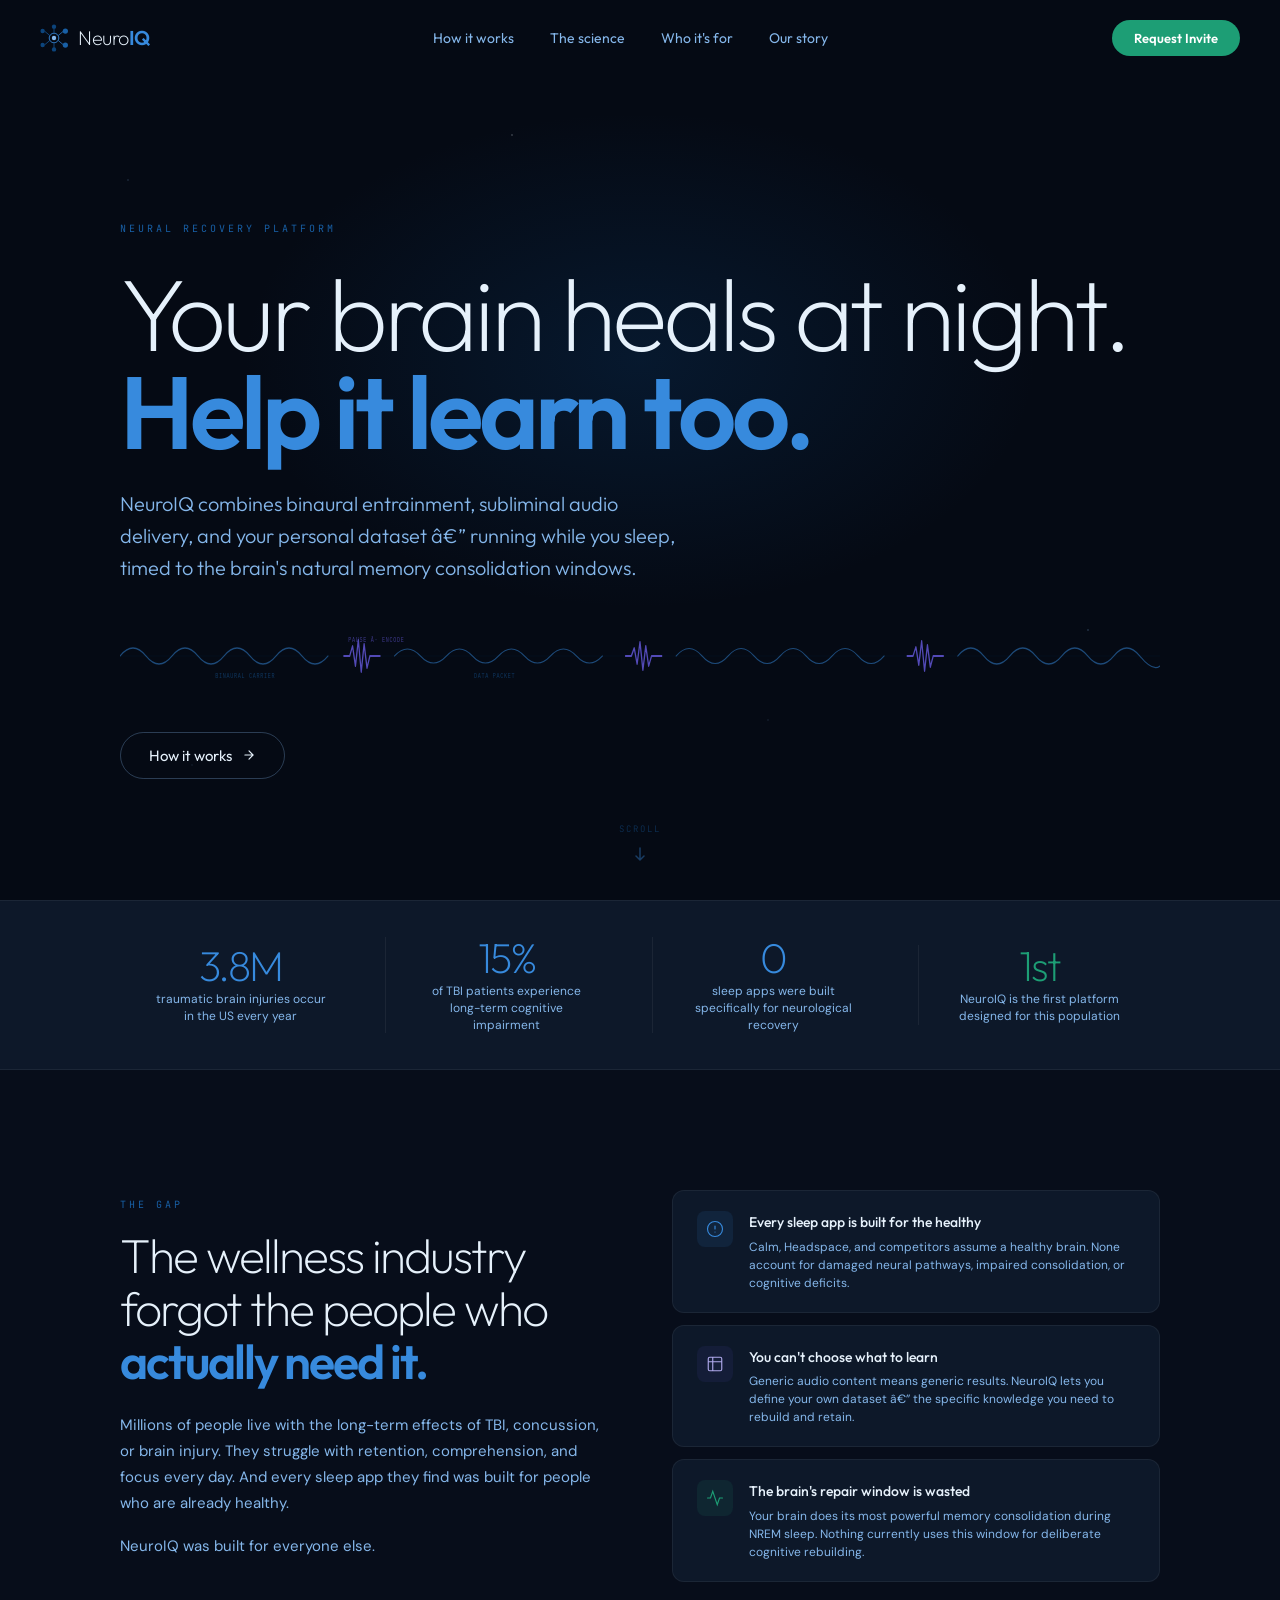
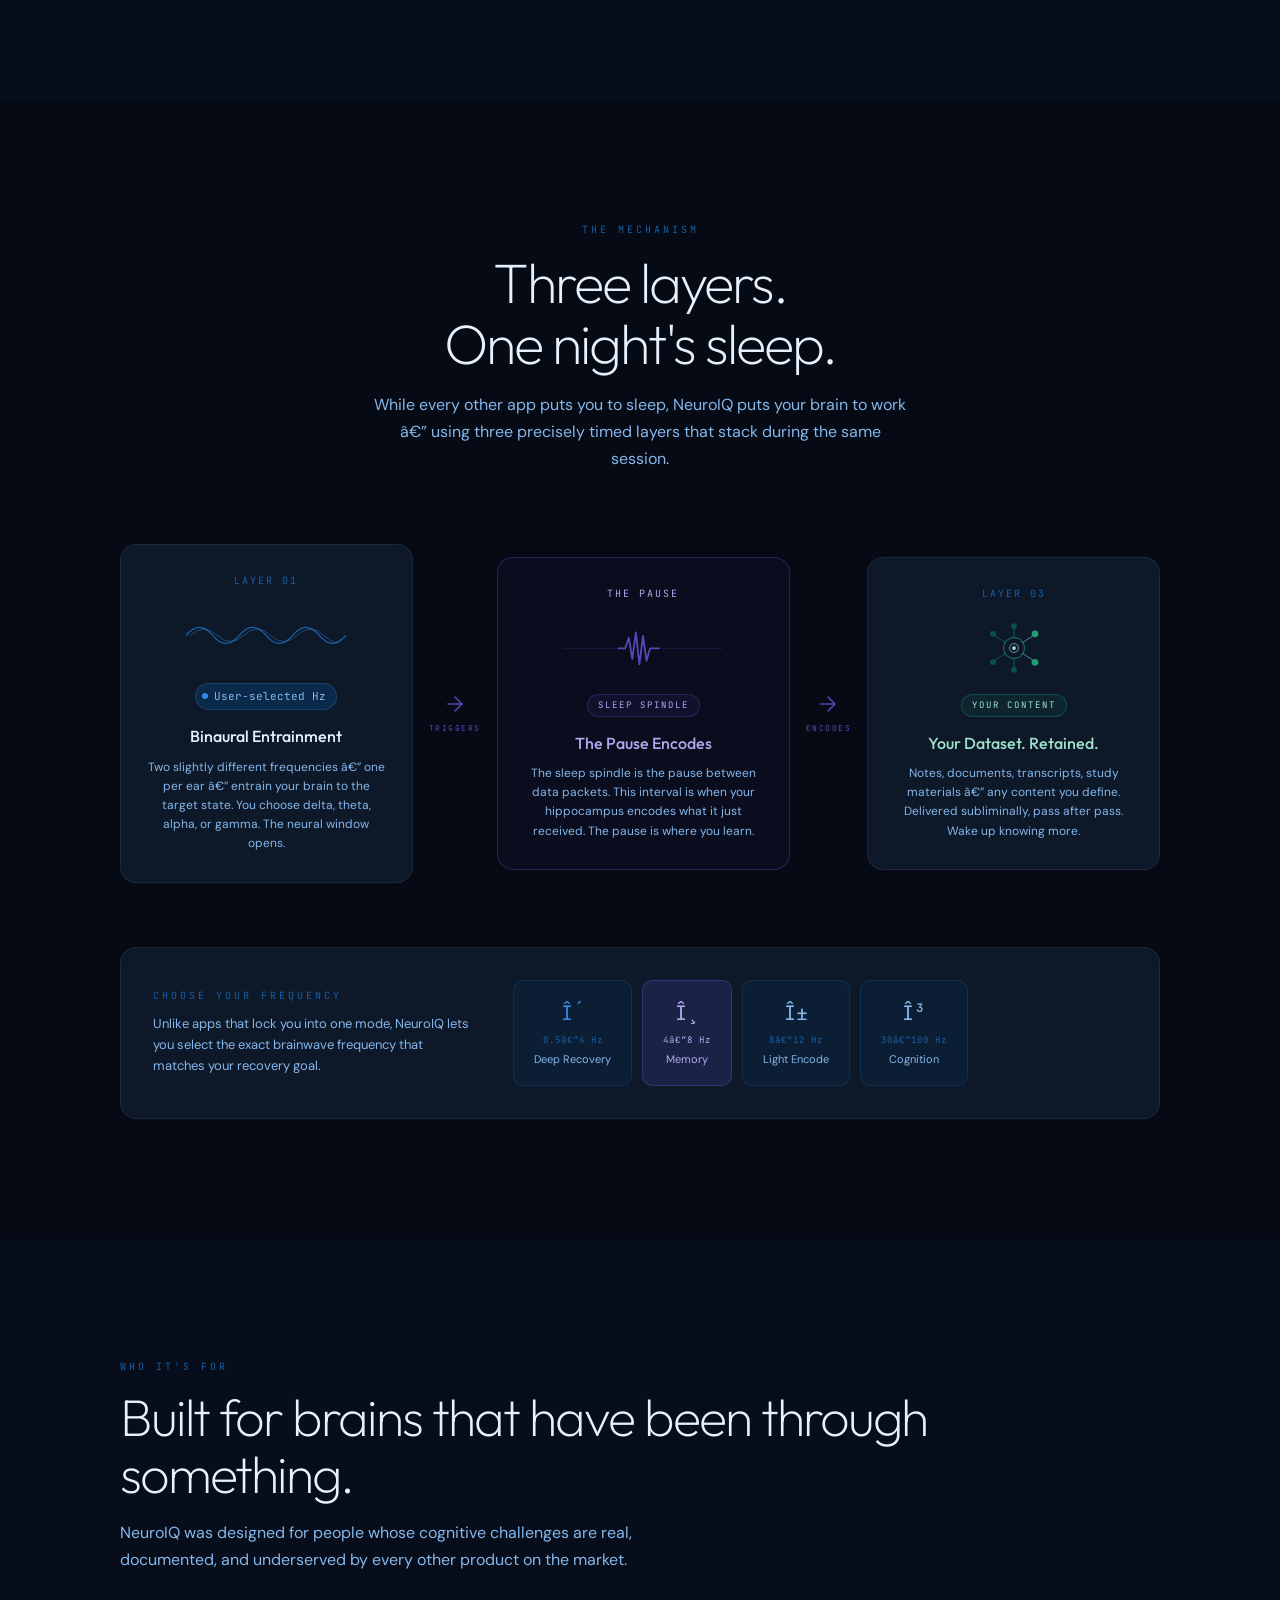
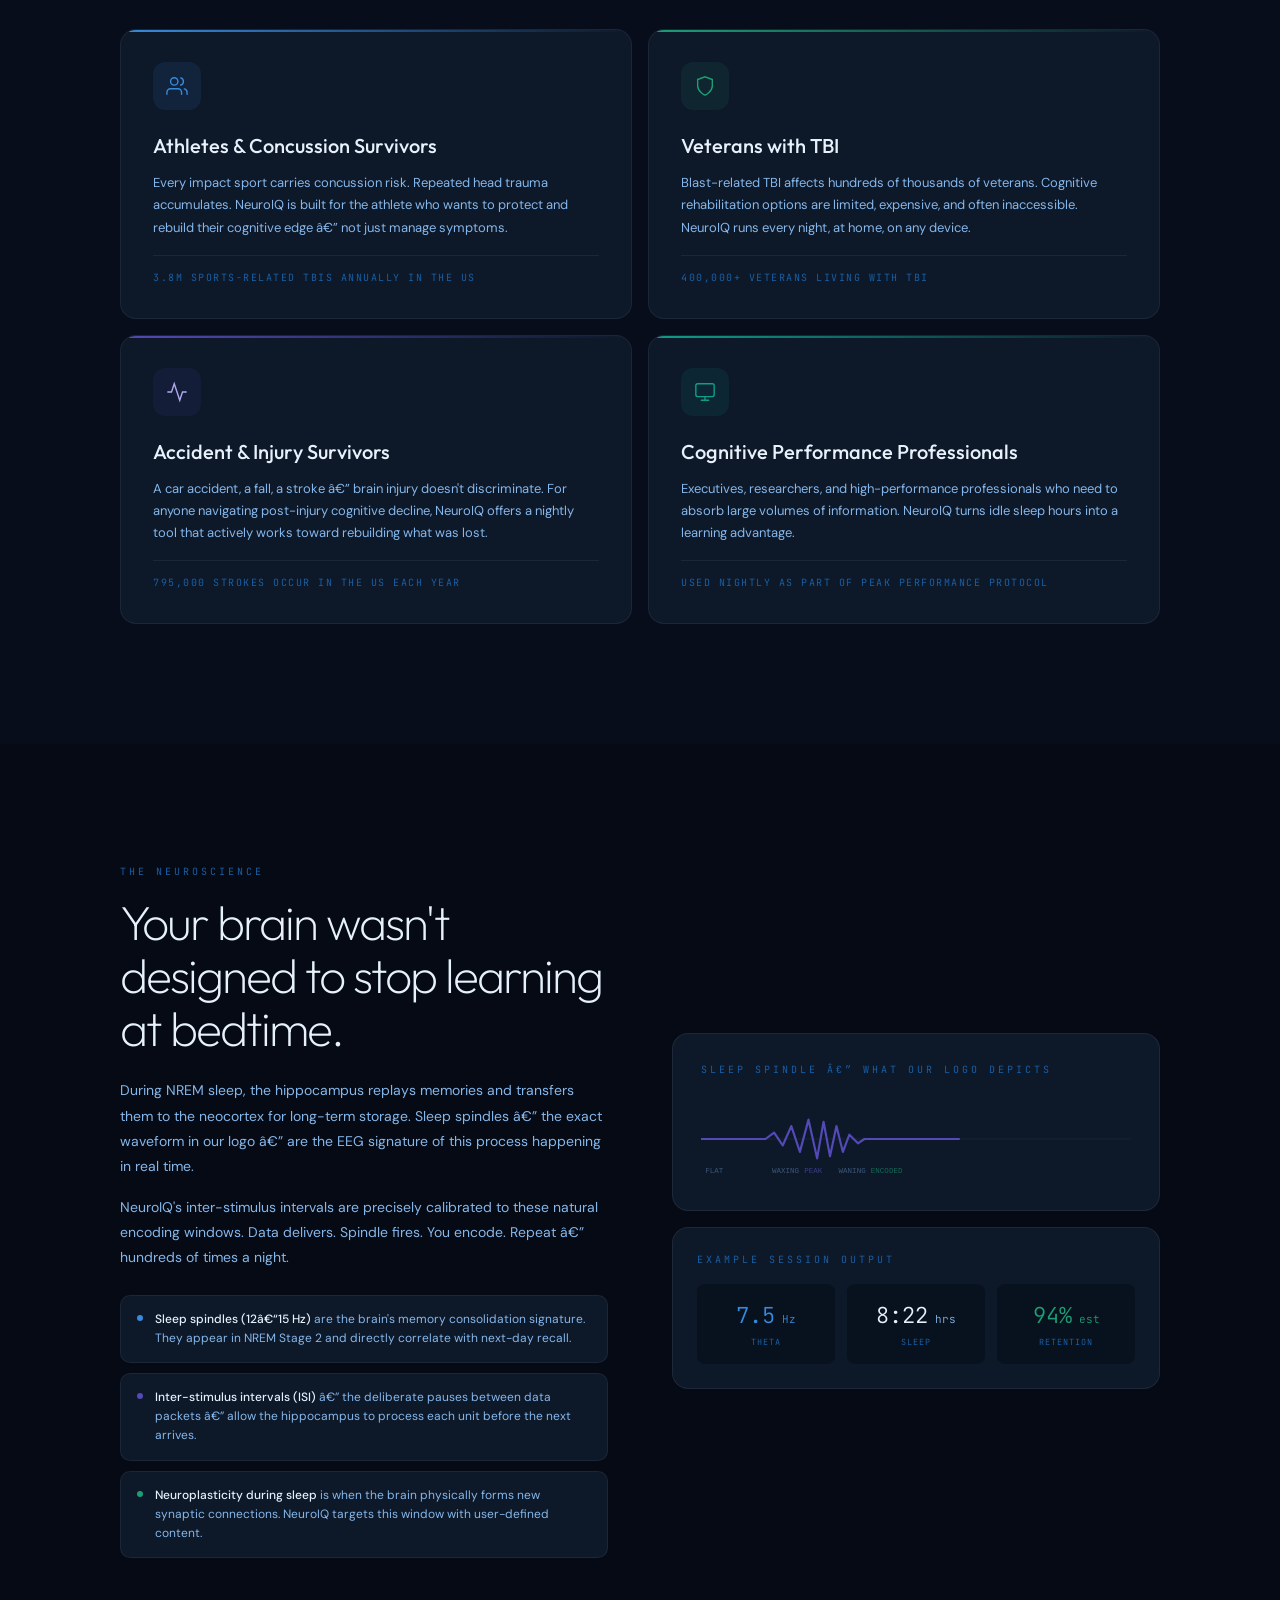
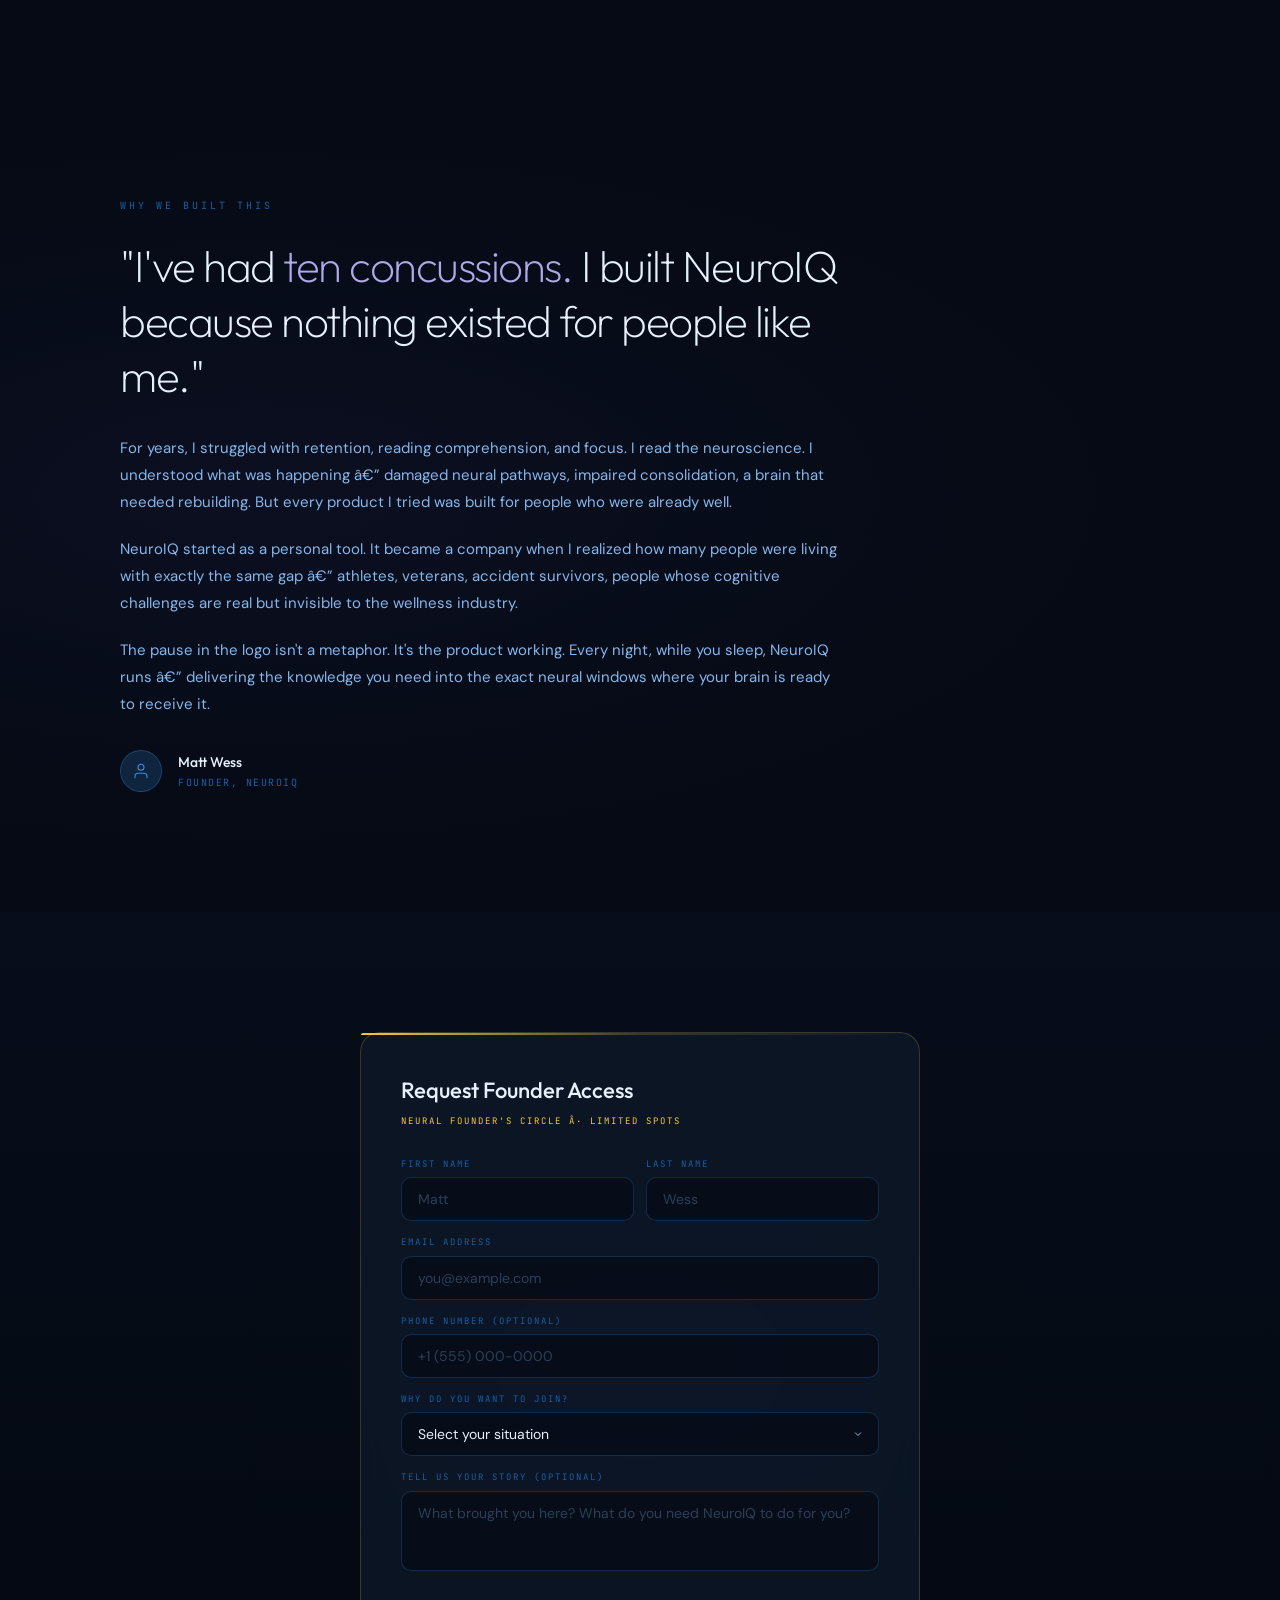
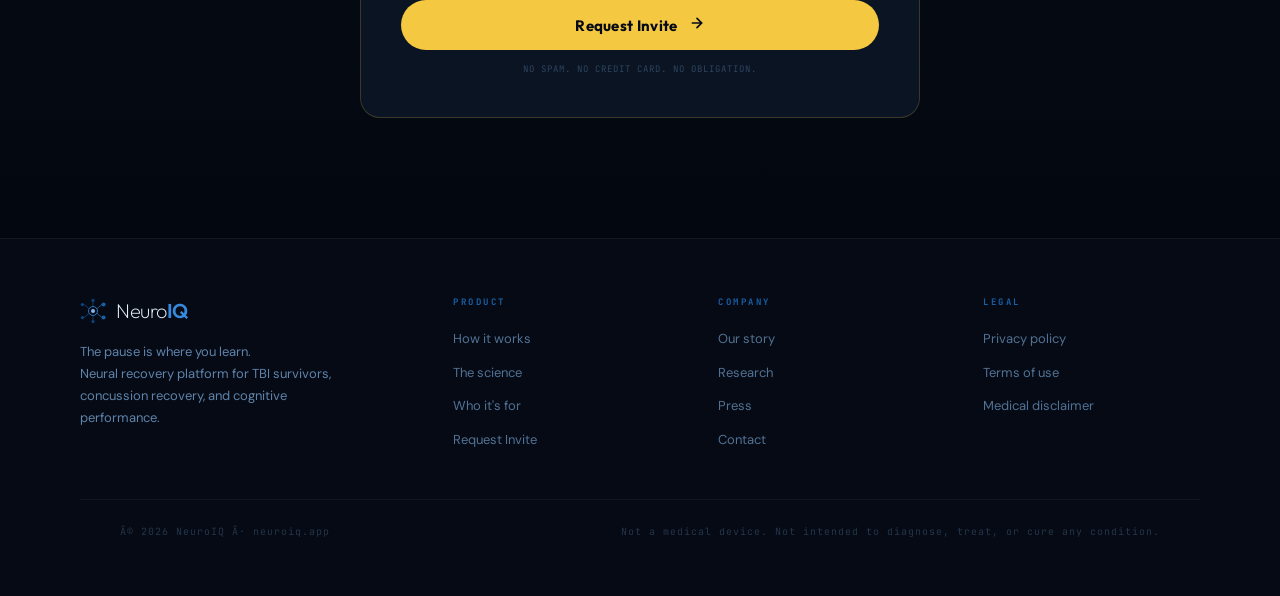
<file: index.html>
<!DOCTYPE html>
<html lang="en">
<head>
<meta charset="UTF-8">
<meta name="viewport" content="width=device-width, initial-scale=1.0">
<title>NeuroIQ â€” Rebuild Your Brain. While You Sleep.</title>
<meta name="description" content="NeuroIQ combines binaural entrainment, subliminal audio delivery, and your personal dataset â€” running while you sleep, timed to the brain's natural memory consolidation windows.">
<link rel="icon" type="image/svg+xml" href="/favicon.svg">
<!-- Google tag (gtag.js) -->
<script async src="https://www.googletagmanager.com/gtag/js?id=G-2RYY6K1LES"></script>
<script>
  window.dataLayer = window.dataLayer || [];
  function gtag(){dataLayer.push(arguments);}
  gtag('js', new Date());
  gtag('config', 'G-2RYY6K1LES');
</script>
<link href="https://fonts.googleapis.com/css2?family=Outfit:wght@200;300;400;500;600;700&family=DM+Sans:ital,opsz,wght@0,9..40,300;0,9..40,400;0,9..40,500;1,9..40,300&family=JetBrains+Mono:wght@300;400&display=swap" rel="stylesheet">
<style>
:root {
  --night:     #050A14;
  --deep:      #070D1A;
  --card:      #0D1829;
  --navy:      #0C447C;
  --synapse:   #185FA5;
  --signal:    #378ADD;
  --sky:       #85B7EB;
  --mist:      #E6F1FB;
  --spindle:   #534AB7;
  --spindle-l: #AFA9EC;
  --recovery:  #1D9E75;
  --recover-l: #9FE1CB;
  --gold:      #F5C842;
  --white:     #FFFFFF;
  --f-display: 'Outfit', sans-serif;
  --f-body:    'DM Sans', sans-serif;
  --f-mono:    'JetBrains Mono', monospace;
  --max:       1120px;
  --ease:      cubic-bezier(0.16, 1, 0.3, 1);
}
*, *::before, *::after { box-sizing: border-box; margin: 0; padding: 0; }
html { scroll-behavior: smooth; font-size: 16px; }
body { font-family: var(--f-body); background: var(--night); color: var(--mist); line-height: 1.6; overflow-x: hidden; }
img, svg { display: block; }
a { color: inherit; text-decoration: none; }
.container { max-width: var(--max); margin: 0 auto; padding: 0 40px; }
.section-pad { padding: 120px 0; }
.label { font-family: var(--f-mono); font-size: 10px; letter-spacing: 3px; text-transform: uppercase; color: var(--synapse); }

/* ANIMATIONS */
.reveal { opacity: 0; transform: translateY(32px); transition: opacity 0.8s var(--ease), transform 0.8s var(--ease); }
.reveal.visible { opacity: 1; transform: translateY(0); }
.reveal-delay-1 { transition-delay: 0.1s; }
.reveal-delay-2 { transition-delay: 0.2s; }
.reveal-delay-3 { transition-delay: 0.3s; }
.reveal-delay-4 { transition-delay: 0.4s; }
@keyframes fadeUp { from { opacity: 0; transform: translateY(24px); } to { opacity: 1; transform: translateY(0); } }
@keyframes blink { 0%, 100% { opacity: 1; } 50% { opacity: 0.3; } }
@keyframes float { 0%, 100% { transform: translateX(-50%) translateY(0); } 50% { transform: translateX(-50%) translateY(6px); } }
@keyframes sweep { from { transform: translateX(0); } to { transform: translateX(-50%); } }
@keyframes ripple { from { width: 60px; height: 60px; opacity: 1; } to { width: 160px; height: 160px; opacity: 0; } }
@keyframes pulse-spin { 0% { transform: rotate(0deg); } 100% { transform: rotate(360deg); } }

/* NAV */
nav { position: fixed; top: 0; left: 0; right: 0; z-index: 100; padding: 20px 40px; display: flex; align-items: center; justify-content: space-between; transition: background 0.4s ease, border-color 0.4s ease; border-bottom: 1px solid transparent; }
nav.scrolled { background: rgba(5,10,20,0.92); backdrop-filter: blur(20px); border-color: rgba(255,255,255,0.06); }
.nav-logo { display: flex; align-items: center; gap: 10px; }
.nav-logo-text { font-family: var(--f-display); font-size: 20px; font-weight: 200; color: var(--mist); letter-spacing: -0.5px; }
.nav-logo-text strong { font-weight: 600; color: var(--signal); }
.nav-links { display: flex; align-items: center; gap: 36px; list-style: none; }
.nav-links a { font-family: var(--f-display); font-size: 14px; color: var(--sky); transition: color 0.2s; }
.nav-links a:hover { color: var(--mist); }
.nav-cta { background: var(--recovery); color: var(--white); font-family: var(--f-display); font-size: 13px; font-weight: 600; padding: 10px 22px; border-radius: 100px; transition: background 0.2s, transform 0.2s; cursor: pointer; border: none; }
.nav-cta:hover { background: #23b887; transform: translateY(-1px); }

/* HERO */
#hero { min-height: 100vh; display: flex; flex-direction: column; justify-content: center; position: relative; overflow: hidden; padding-top: 100px; }
#hero::before { content: ''; position: absolute; inset: 0; background-image: radial-gradient(1px 1px at 10% 20%, rgba(133,183,235,0.4) 0%, transparent 100%), radial-gradient(1px 1px at 25% 60%, rgba(133,183,235,0.2) 0%, transparent 100%), radial-gradient(1.5px 1.5px at 40% 15%, rgba(230,241,251,0.3) 0%, transparent 100%), radial-gradient(1px 1px at 60% 80%, rgba(133,183,235,0.25) 0%, transparent 100%), radial-gradient(1px 1px at 75% 35%, rgba(230,241,251,0.2) 0%, transparent 100%), radial-gradient(1.5px 1.5px at 85% 70%, rgba(133,183,235,0.3) 0%, transparent 100%), radial-gradient(1px 1px at 15% 85%, rgba(133,183,235,0.2) 0%, transparent 100%); pointer-events: none; }
#hero::after { content: ''; position: absolute; top: 40%; left: 50%; transform: translate(-50%, -50%); width: 800px; height: 500px; background: radial-gradient(ellipse, rgba(12,68,124,0.25) 0%, transparent 70%); pointer-events: none; }
.hero-inner { position: relative; z-index: 2; padding: 0 40px; max-width: var(--max); margin: 0 auto; width: 100%; }
.hero-label { margin-bottom: 28px; animation: fadeUp 1s var(--ease) both; }
.hero-headline { font-family: var(--f-display); font-size: clamp(60px, 8vw, 108px); font-weight: 200; color: var(--mist); letter-spacing: -4px; line-height: 0.95; margin-bottom: 28px; animation: fadeUp 1s var(--ease) 0.1s both; }
.hero-headline .accent { font-weight: 600; color: var(--signal); display: block; }
.hero-sub { font-family: var(--f-display); font-size: clamp(16px, 2vw, 20px); font-weight: 300; color: var(--sky); max-width: 560px; line-height: 1.6; margin-bottom: 48px; animation: fadeUp 1s var(--ease) 0.2s both; }
.waveform-strip { width: 100%; overflow: hidden; margin-bottom: 52px; animation: fadeUp 1s var(--ease) 0.3s both; }
.waveform-track { display: flex; width: 200%; animation: sweep 12s linear infinite; }
.hero-ctas { display: flex; align-items: center; gap: 16px; flex-wrap: wrap; animation: fadeUp 1s var(--ease) 0.4s both; }
.btn-primary { display: inline-flex; align-items: center; gap: 10px; background: var(--recovery); color: var(--white); font-family: var(--f-display); font-size: 15px; font-weight: 600; padding: 14px 28px; border-radius: 100px; transition: background 0.2s, transform 0.2s, box-shadow 0.2s; cursor: pointer; border: none; }
.btn-primary:hover { background: #23b887; transform: translateY(-2px); box-shadow: 0 8px 32px rgba(29,158,117,0.35); }
.btn-secondary { display: inline-flex; align-items: center; gap: 10px; background: transparent; color: var(--mist); font-family: var(--f-display); font-size: 15px; font-weight: 400; padding: 13px 28px; border-radius: 100px; border: 0.5px solid rgba(133,183,235,0.3); transition: border-color 0.2s, background 0.2s, transform 0.2s; cursor: pointer; }
.btn-secondary:hover { border-color: var(--sky); background: rgba(133,183,235,0.06); transform: translateY(-2px); }
.scroll-indicator { position: absolute; bottom: 36px; left: 50%; transform: translateX(-50%); display: flex; flex-direction: column; align-items: center; gap: 8px; z-index: 2; animation: float 2s ease-in-out infinite; opacity: 0.4; }
.scroll-indicator span { font-family: var(--f-mono); font-size: 9px; letter-spacing: 2px; color: var(--synapse); text-transform: uppercase; }

/* STATS */
.stats-strip { background: var(--card); border-top: 0.5px solid rgba(255,255,255,0.06); border-bottom: 0.5px solid rgba(255,255,255,0.06); padding: 36px 0; }
.stats-grid { display: flex; justify-content: space-between; align-items: center; gap: 24px; }
.stat-item { text-align: center; flex: 1; }
.stat-item + .stat-item { border-left: 0.5px solid rgba(255,255,255,0.06); }
.stat-num { font-family: var(--f-display); font-size: 42px; font-weight: 200; color: var(--signal); letter-spacing: -2px; line-height: 1; margin-bottom: 4px; }
.stat-label { font-size: 12px; color: var(--sky); line-height: 1.4; max-width: 180px; margin: 0 auto; }

/* PROBLEM */
#problem { background: var(--deep); }
.problem-grid { display: grid; grid-template-columns: 1fr 1fr; gap: 64px; align-items: center; }
.problem-text h2 { font-family: var(--f-display); font-size: 48px; font-weight: 200; color: var(--mist); letter-spacing: -2px; line-height: 1.1; margin-bottom: 24px; }
.problem-text h2 em { font-style: normal; font-weight: 600; color: var(--signal); }
.problem-text p { font-size: 15px; color: var(--sky); line-height: 1.75; margin-bottom: 16px; }
.problem-cards { display: flex; flex-direction: column; gap: 12px; }
.problem-card { background: var(--card); border: 0.5px solid rgba(255,255,255,0.06); border-radius: 12px; padding: 20px 24px; display: flex; gap: 16px; align-items: flex-start; transition: border-color 0.2s, transform 0.2s; }
.problem-card:hover { border-color: rgba(55,138,221,0.25); transform: translateX(4px); }
.problem-card-icon { width: 36px; height: 36px; border-radius: 8px; display: flex; align-items: center; justify-content: center; flex-shrink: 0; }
.problem-card h4 { font-family: var(--f-display); font-size: 14px; font-weight: 500; color: var(--mist); margin-bottom: 4px; }
.problem-card p { font-size: 12px; color: var(--sky); line-height: 1.5; margin: 0; }

/* HOW */
#how { background: var(--night); }
.how-header { text-align: center; margin-bottom: 72px; }
.how-header h2 { font-family: var(--f-display); font-size: 56px; font-weight: 200; color: var(--mist); letter-spacing: -2px; line-height: 1.1; margin-bottom: 16px; }
.how-header p { font-size: 16px; color: var(--sky); max-width: 540px; margin: 0 auto; line-height: 1.7; }
.how-layers { display: grid; grid-template-columns: 1fr auto 1fr auto 1fr; gap: 0; align-items: center; margin-bottom: 64px; }
.how-layer { background: var(--card); border: 0.5px solid rgba(255,255,255,0.07); border-radius: 16px; padding: 28px 24px; text-align: center; transition: border-color 0.3s, transform 0.3s; }
.how-layer:hover { border-color: rgba(55,138,221,0.3); transform: translateY(-4px); }
.how-layer-num { font-family: var(--f-mono); font-size: 10px; letter-spacing: 2px; color: var(--synapse); margin-bottom: 16px; text-transform: uppercase; }
.how-layer-vis { height: 60px; display: flex; align-items: center; justify-content: center; margin-bottom: 16px; }
.how-layer h3 { font-family: var(--f-display); font-size: 16px; font-weight: 500; color: var(--mist); margin-bottom: 8px; }
.how-layer p { font-size: 12px; color: var(--sky); line-height: 1.6; }
.how-arrow { display: flex; align-items: center; justify-content: center; padding: 0 16px; flex-direction: column; gap: 6px; }
.how-arrow-label { font-family: var(--f-mono); font-size: 8px; letter-spacing: 1.5px; color: var(--spindle); text-transform: uppercase; text-align: center; }
.how-pause { border-color: rgba(83,74,183,0.4) !important; background: rgba(83,74,183,0.06) !important; }
.how-pause:hover { border-color: rgba(83,74,183,0.7) !important; }
.hz-badge { display: inline-flex; align-items: center; gap: 6px; background: rgba(12,68,124,0.4); border: 0.5px solid rgba(55,138,221,0.25); border-radius: 100px; padding: 4px 10px 4px 6px; font-family: var(--f-mono); font-size: 11px; color: var(--sky); }
.hz-dot { width: 6px; height: 6px; border-radius: 50%; background: var(--signal); animation: blink 2s ease-in-out infinite; }

/* AUDIENCE */
#audience { background: var(--deep); }
.section-header { margin-bottom: 56px; }
.section-header h2 { font-family: var(--f-display); font-size: 52px; font-weight: 200; color: var(--mist); letter-spacing: -2px; line-height: 1.1; margin-bottom: 16px; }
.section-header p { font-size: 16px; color: var(--sky); max-width: 560px; line-height: 1.7; }
.audience-grid { display: grid; grid-template-columns: 1fr 1fr; gap: 16px; }
.audience-card { background: var(--card); border: 0.5px solid rgba(255,255,255,0.06); border-radius: 16px; padding: 32px; transition: border-color 0.3s, transform 0.3s; position: relative; overflow: hidden; }
.audience-card::before { content: ''; position: absolute; top: 0; left: 0; right: 0; height: 2px; }
.audience-card.blue::before { background: linear-gradient(90deg, var(--signal), transparent); }
.audience-card.green::before { background: linear-gradient(90deg, var(--recovery), transparent); }
.audience-card.purple::before { background: linear-gradient(90deg, var(--spindle), transparent); }
.audience-card.teal::before { background: linear-gradient(90deg, #0F9E8A, transparent); }
.audience-card:hover { border-color: rgba(55,138,221,0.2); transform: translateY(-4px); }
.audience-icon { width: 48px; height: 48px; border-radius: 12px; display: flex; align-items: center; justify-content: center; margin-bottom: 20px; }
.audience-card h3 { font-family: var(--f-display); font-size: 20px; font-weight: 500; color: var(--mist); margin-bottom: 10px; }
.audience-card p { font-size: 13px; color: var(--sky); line-height: 1.7; margin-bottom: 16px; }
.audience-stat { font-family: var(--f-mono); font-size: 10px; letter-spacing: 1.5px; color: var(--synapse); text-transform: uppercase; padding-top: 14px; border-top: 0.5px solid rgba(255,255,255,0.06); }

/* SCIENCE */
#science { background: var(--night); }
.science-grid { display: grid; grid-template-columns: 1fr 1fr; gap: 64px; align-items: center; }
.science-text h2 { font-family: var(--f-display); font-size: 48px; font-weight: 200; color: var(--mist); letter-spacing: -2px; line-height: 1.1; margin-bottom: 24px; }
.science-text p { font-size: 14px; color: var(--sky); line-height: 1.8; margin-bottom: 16px; }
.science-facts { display: flex; flex-direction: column; gap: 10px; margin-top: 24px; }
.science-fact { display: flex; gap: 12px; align-items: flex-start; padding: 14px 16px; background: var(--card); border-radius: 10px; border: 0.5px solid rgba(255,255,255,0.06); }
.science-fact-dot { width: 6px; height: 6px; border-radius: 50%; margin-top: 5px; flex-shrink: 0; }
.science-fact p { font-size: 12px; color: var(--sky); line-height: 1.6; margin: 0; }
.science-fact p strong { color: var(--mist); font-weight: 500; }

/* FEATURES */
#features { background: var(--deep); }
.features-grid { display: grid; grid-template-columns: 1fr 1fr; gap: 16px; }
.feature-card { background: var(--card); border: 0.5px solid rgba(255,255,255,0.06); border-radius: 16px; overflow: hidden; transition: border-color 0.3s, transform 0.3s; }
.feature-card:hover { border-color: rgba(55,138,221,0.25); transform: translateY(-3px); }
.feature-visual { height: 180px; display: flex; align-items: center; justify-content: center; background: linear-gradient(180deg, rgba(12,68,124,0.2) 0%, transparent 100%); border-bottom: 0.5px solid rgba(255,255,255,0.05); padding: 24px; }
.feature-body { padding: 24px 26px; }
.feature-num { font-family: var(--f-mono); font-size: 10px; letter-spacing: 2px; color: var(--synapse); text-transform: uppercase; margin-bottom: 8px; }
.feature-body h3 { font-family: var(--f-display); font-size: 18px; font-weight: 500; color: var(--mist); margin-bottom: 8px; }
.feature-body p { font-size: 13px; color: var(--sky); line-height: 1.65; }

/* STORY */
#story { background: var(--night); position: relative; overflow: hidden; }
#story::before { content: ''; position: absolute; inset: 0; background: radial-gradient(ellipse at 20% 50%, rgba(83,74,183,0.08) 0%, transparent 60%); pointer-events: none; }
.story-inner { position: relative; z-index: 1; max-width: 720px; }
.story-quote { font-family: var(--f-display); font-size: clamp(28px, 4vw, 44px); font-weight: 200; color: var(--mist); letter-spacing: -1.5px; line-height: 1.25; margin-bottom: 32px; }
.story-quote em { font-style: normal; color: var(--spindle-l); }
.story-body { font-size: 15px; color: var(--sky); line-height: 1.8; margin-bottom: 20px; }
.story-attr { display: flex; align-items: center; gap: 16px; margin-top: 32px; }
.story-attr-name { font-family: var(--f-display); font-size: 14px; font-weight: 500; color: var(--mist); }
.story-attr-title { font-family: var(--f-mono); font-size: 10px; letter-spacing: 1.5px; color: var(--synapse); text-transform: uppercase; margin-top: 2px; }

/* ================================================================
   FOUNDER'S CIRCLE â€” THE NEW CTA SECTION
================================================================ */
#founders {
  background: linear-gradient(180deg, var(--deep) 0%, #030810 100%);
  position: relative;
  overflow: hidden;
}
#founders::before {
  content: '';
  position: absolute;
  top: 50%; left: 50%;
  transform: translate(-50%, -50%);
  width: 600px; height: 400px;
  background: radial-gradient(ellipse, rgba(83,74,183,0.12) 0%, transparent 70%);
  pointer-events: none;
}
.founders-inner {
  position: relative;
  z-index: 1;
  display: grid;
  grid-template-columns: 1fr 1fr;
  gap: 80px;
  align-items: center;
}
.founders-text h2 {
  font-family: var(--f-display);
  font-size: clamp(40px, 5vw, 64px);
  font-weight: 200;
  color: var(--mist);
  letter-spacing: -2.5px;
  line-height: 1.0;
  margin-bottom: 20px;
}
.founders-text h2 em {
  font-style: normal;
  font-weight: 600;
  color: var(--gold);
}
.founders-text p {
  font-size: 15px;
  color: var(--sky);
  line-height: 1.75;
  margin-bottom: 28px;
}
.founders-perks {
  display: flex;
  flex-direction: column;
  gap: 10px;
}
.founders-perk {
  display: flex;
  align-items: center;
  gap: 12px;
  font-size: 13px;
  color: var(--sky);
}
.perk-dot {
  width: 6px; height: 6px;
  border-radius: 50%;
  background: var(--gold);
  flex-shrink: 0;
}

/* THE FORM */
.founders-form-wrap {
  background: rgba(13,24,41,0.8);
  border: 0.5px solid rgba(245,200,66,0.2);
  border-radius: 20px;
  padding: 40px;
  backdrop-filter: blur(20px);
  position: relative;
}
.founders-form-wrap::before {
  content: '';
  position: absolute;
  top: 0; left: 0; right: 0;
  height: 2px;
  background: linear-gradient(90deg, var(--gold), rgba(245,200,66,0.2), transparent);
  border-radius: 20px 20px 0 0;
}
.form-title {
  font-family: var(--f-display);
  font-size: 22px;
  font-weight: 500;
  color: var(--mist);
  margin-bottom: 6px;
}
.form-sub {
  font-family: var(--f-mono);
  font-size: 9px;
  letter-spacing: 2px;
  color: var(--gold);
  text-transform: uppercase;
  margin-bottom: 28px;
}
.form-field {
  margin-bottom: 14px;
}
.form-field label {
  display: block;
  font-family: var(--f-mono);
  font-size: 9px;
  letter-spacing: 2px;
  text-transform: uppercase;
  color: var(--synapse);
  margin-bottom: 6px;
}
.form-field input,
.form-field select,
.form-field textarea {
  width: 100%;
  background: rgba(5,10,20,0.7);
  border: 0.5px solid rgba(55,138,221,0.25);
  border-radius: 10px;
  padding: 12px 16px;
  font-family: var(--f-body);
  font-size: 14px;
  color: var(--mist);
  transition: border-color 0.2s, box-shadow 0.2s;
  outline: none;
  appearance: none;
  -webkit-appearance: none;
}
.form-field input::placeholder,
.form-field textarea::placeholder { color: rgba(133,183,235,0.3); }
.form-field input:focus,
.form-field select:focus,
.form-field textarea:focus {
  border-color: rgba(245,200,66,0.5);
  box-shadow: 0 0 0 3px rgba(245,200,66,0.08);
}
.form-field select { cursor: pointer; background-image: url("data:image/svg+xml,%3Csvg xmlns='http://www.w3.org/2000/svg' width='12' height='12' viewBox='0 0 24 24' fill='none' stroke='%2385B7EB' stroke-width='2'%3E%3Cpath d='M6 9l6 6 6-6'/%3E%3C/svg%3E"); background-repeat: no-repeat; background-position: right 14px center; padding-right: 40px; }
.form-field select option { background: #0D1829; color: var(--mist); }
.form-field textarea { resize: none; height: 80px; }
.form-row { display: grid; grid-template-columns: 1fr 1fr; gap: 12px; }
/* Honeypot - hidden from humans */
.ohnohoney { opacity: 0; position: absolute; top: 0; left: 0; height: 0; width: 0; z-index: -1; }
.form-submit {
  width: 100%;
  background: var(--gold);
  color: #050A14;
  font-family: var(--f-display);
  font-size: 15px;
  font-weight: 700;
  padding: 15px 28px;
  border-radius: 100px;
  border: none;
  cursor: pointer;
  transition: background 0.2s, transform 0.2s, box-shadow 0.2s;
  margin-top: 8px;
  letter-spacing: 0.3px;
}
.form-submit:hover {
  background: #f7d350;
  transform: translateY(-2px);
  box-shadow: 0 8px 32px rgba(245,200,66,0.3);
}
.form-privacy {
  font-family: var(--f-mono);
  font-size: 9px;
  letter-spacing: 1px;
  color: rgba(133,183,235,0.3);
  text-align: center;
  margin-top: 12px;
  text-transform: uppercase;
}

/* Success state */
.form-success {
  display: none;
  text-align: center;
  padding: 32px 0;
}
.form-success-icon {
  width: 56px; height: 56px;
  background: rgba(29,158,117,0.15);
  border: 0.5px solid rgba(29,158,117,0.4);
  border-radius: 50%;
  display: flex; align-items: center; justify-content: center;
  margin: 0 auto 20px;
}
.form-success h3 {
  font-family: var(--f-display);
  font-size: 22px;
  font-weight: 500;
  color: var(--mist);
  margin-bottom: 8px;
}
.form-success p {
  font-size: 13px;
  color: var(--sky);
  line-height: 1.6;
}

/* FOUNDER COUNTER */
.founder-counter {
  display: flex;
  align-items: center;
  gap: 10px;
  margin-top: 20px;
  padding: 12px 16px;
  background: rgba(245,200,66,0.06);
  border: 0.5px solid rgba(245,200,66,0.15);
  border-radius: 10px;
}
.counter-dot { width: 8px; height: 8px; border-radius: 50%; background: var(--gold); animation: blink 2s ease-in-out infinite; flex-shrink: 0; }
.counter-text { font-family: var(--f-mono); font-size: 10px; letter-spacing: 1.5px; color: var(--gold); text-transform: uppercase; }

/* FOOTER */
footer { background: var(--night); border-top: 0.5px solid rgba(255,255,255,0.06); padding: 56px 40px; }
.footer-inner { max-width: var(--max); margin: 0 auto; display: grid; grid-template-columns: 1.5fr 1fr 1fr 1fr; gap: 48px; }
.footer-brand p { font-size: 13px; color: var(--sky); line-height: 1.7; margin-top: 14px; max-width: 260px; opacity: 0.7; }
.footer-col h4 { font-family: var(--f-mono); font-size: 9px; letter-spacing: 2.5px; text-transform: uppercase; color: var(--synapse); margin-bottom: 16px; }
.footer-col ul { list-style: none; }
.footer-col li { margin-bottom: 8px; }
.footer-col a { font-size: 13px; color: var(--sky); opacity: 0.6; transition: opacity 0.2s; }
.footer-col a:hover { opacity: 1; }
.footer-bottom { max-width: var(--max); margin: 40px auto 0; padding-top: 24px; border-top: 0.5px solid rgba(255,255,255,0.05); display: flex; justify-content: space-between; align-items: center; }
.footer-bottom p { font-family: var(--f-mono); font-size: 10px; color: rgba(133,183,235,0.25); letter-spacing: 1px; }

@media (max-width: 900px) {
  .problem-grid, .science-grid, .founders-inner { grid-template-columns: 1fr; }
  .how-layers { grid-template-columns: 1fr; }
  .how-arrow { display: none; }
  .audience-grid, .features-grid { grid-template-columns: 1fr; }
  .footer-inner { grid-template-columns: 1fr 1fr; }
  .form-row { grid-template-columns: 1fr; }
  .stats-grid { flex-wrap: wrap; }
  .stat-item + .stat-item { border-left: none; border-top: 0.5px solid rgba(255,255,255,0.06); }
}
@media (max-width: 600px) {
  .container { padding: 0 20px; }
  nav { padding: 16px 20px; }
  .nav-links { display: none; }
  .hero-inner { padding: 0 20px; }
  .footer-inner { grid-template-columns: 1fr; }
  .footer-bottom { flex-direction: column; gap: 8px; text-align: center; }
  .founders-form-wrap { padding: 28px 20px; }
}
</style>
</head>
<body>

<!-- NAV -->
<nav id="navbar">
  <div class="nav-logo">
    <svg viewBox="0 0 32 32" width="28" height="28" xmlns="http://www.w3.org/2000/svg">
      <circle cx="16" cy="16" r="5.5" fill="none" stroke="#378ADD" stroke-width="1"/>
      <circle cx="16" cy="16" r="2.5" fill="#85B7EB"/>
      <line x1="16" y1="4"  x2="16" y2="10" stroke="#185FA5" stroke-width=".8"/>
      <line x1="16" y1="22" x2="16" y2="28" stroke="#185FA5" stroke-width=".8"/>
      <line x1="5"  y1="8"  x2="11" y2="13" stroke="#185FA5" stroke-width=".8"/>
      <line x1="27" y1="8"  x2="21" y2="13" stroke="#378ADD" stroke-width=".8"/>
      <line x1="5"  y1="24" x2="11" y2="19" stroke="#185FA5" stroke-width=".8"/>
      <line x1="27" y1="24" x2="21" y2="19" stroke="#378ADD" stroke-width=".8"/>
      <circle cx="16" cy="3"  r="2.5" fill="#0C447C"/>
      <circle cx="16" cy="29" r="2.5" fill="#0C447C"/>
      <circle cx="3"  cy="8"  r="2.5" fill="#0C447C"/>
      <circle cx="29" cy="8"  r="3"   fill="#185FA5"/>
      <circle cx="3"  cy="24" r="2.5" fill="#0C447C"/>
      <circle cx="29" cy="24" r="3"   fill="#185FA5"/>
    </svg>
    <span class="nav-logo-text">Neuro<strong>IQ</strong></span>
  </div>
  <ul class="nav-links">
    <li><a href="#how">How it works</a></li>
    <li><a href="#science">The science</a></li>
    <li><a href="#audience">Who it's for</a></li>
    <li><a href="#story">Our story</a></li>
  </ul>
  <button class="nav-cta" onclick="document.getElementById('founders').scrollIntoView({behavior:'smooth'})">Request Invite</button>
</nav>

<!-- HERO -->
<section id="hero">
  <div class="hero-inner">
    <div class="hero-label label">Neural Recovery Platform</div>
    <h1 class="hero-headline">
      <span>Your brain</span>
      <span>heals at night.</span>
      <span class="accent">Help it learn too.</span>
    </h1>
    <p class="hero-sub">NeuroIQ combines binaural entrainment, subliminal audio delivery, and your personal dataset â€” running while you sleep, timed to the brain's natural memory consolidation windows.</p>

    <div class="waveform-strip">
      <div class="waveform-track">
        <svg viewBox="0 0 1440 48" width="1440" height="48" preserveAspectRatio="none" xmlns="http://www.w3.org/2000/svg">
          <line x1="0" y1="24" x2="1440" y2="24" stroke="rgba(24,95,165,0.15)" stroke-width="0.5"/>
          <path d="M0,24 Q18,8 36,24 Q54,40 72,24 Q90,8 108,24 Q126,40 144,24 Q162,8 180,24 Q198,40 216,24 Q234,8 252,24 Q270,40 288,24" fill="none" stroke="rgba(55,138,221,0.5)" stroke-width="1.2" stroke-linecap="round"/>
          <path d="M310,24 L318,24 L322,14 L326,34 L330,8 L334,40 L338,12 L342,36 L346,24 L360,24" fill="none" stroke="#534AB7" stroke-width="1.8" stroke-linecap="round" stroke-linejoin="round"/>
          <path d="M380,24 Q398,10 416,24 Q434,38 452,24 Q470,10 488,24 Q506,38 524,24 Q542,10 560,24 Q578,38 596,24 Q614,10 632,24 Q650,38 668,24" fill="none" stroke="rgba(55,138,221,0.5)" stroke-width="1.2" stroke-linecap="round"/>
          <path d="M700,24 L708,24 L712,16 L716,32 L720,10 L724,38 L728,14 L732,34 L736,24 L750,24" fill="none" stroke="#534AB7" stroke-width="1.8" stroke-linecap="round" stroke-linejoin="round"/>
          <path d="M770,24 Q788,9 806,24 Q824,39 842,24 Q860,9 878,24 Q896,39 914,24 Q932,9 950,24 Q968,39 986,24 Q1004,9 1022,24 Q1040,39 1058,24" fill="none" stroke="rgba(55,138,221,0.5)" stroke-width="1.2" stroke-linecap="round"/>
          <path d="M1090,24 L1098,24 L1102,15 L1106,33 L1110,9 L1114,39 L1118,13 L1122,35 L1126,24 L1140,24" fill="none" stroke="#534AB7" stroke-width="1.8" stroke-linecap="round" stroke-linejoin="round"/>
          <path d="M1160,24 Q1178,8 1196,24 Q1214,40 1232,24 Q1250,8 1268,24 Q1286,40 1304,24 Q1322,8 1340,24 Q1358,40 1376,24 Q1394,8 1412,24 Q1430,40 1440,34" fill="none" stroke="rgba(55,138,221,0.5)" stroke-width="1.2" stroke-linecap="round"/>
          <text x="132" y="46" font-family="monospace" font-size="7" fill="rgba(24,95,165,0.5)" letter-spacing="1">BINAURAL CARRIER</text>
          <text x="316" y="10" font-family="monospace" font-size="7" fill="rgba(83,74,183,0.7)" letter-spacing="1">PAUSE Â· ENCODE</text>
          <text x="490" y="46" font-family="monospace" font-size="7" fill="rgba(24,95,165,0.5)" letter-spacing="1">DATA PACKET</text>
        </svg>
        <svg viewBox="0 0 1440 48" width="1440" height="48" preserveAspectRatio="none" xmlns="http://www.w3.org/2000/svg">
          <line x1="0" y1="24" x2="1440" y2="24" stroke="rgba(24,95,165,0.15)" stroke-width="0.5"/>
          <path d="M0,24 Q18,8 36,24 Q54,40 72,24 Q90,8 108,24 Q126,40 144,24 Q162,8 180,24 Q198,40 216,24 Q234,8 252,24 Q270,40 288,24" fill="none" stroke="rgba(55,138,221,0.5)" stroke-width="1.2" stroke-linecap="round"/>
          <path d="M310,24 L318,24 L322,14 L326,34 L330,8 L334,40 L338,12 L342,36 L346,24 L360,24" fill="none" stroke="#534AB7" stroke-width="1.8" stroke-linecap="round" stroke-linejoin="round"/>
          <path d="M380,24 Q398,10 416,24 Q434,38 452,24 Q470,10 488,24 Q506,38 524,24 Q542,10 560,24 Q578,38 596,24 Q614,10 632,24 Q650,38 668,24" fill="none" stroke="rgba(55,138,221,0.5)" stroke-width="1.2" stroke-linecap="round"/>
          <path d="M700,24 L708,24 L712,16 L716,32 L720,10 L724,38 L728,14 L732,34 L736,24 L750,24" fill="none" stroke="#534AB7" stroke-width="1.8" stroke-linecap="round" stroke-linejoin="round"/>
          <path d="M770,24 Q788,9 806,24 Q824,39 842,24 Q860,9 878,24 Q896,39 914,24 Q932,9 950,24 Q968,39 986,24 Q1004,9 1022,24 Q1040,39 1058,24" fill="none" stroke="rgba(55,138,221,0.5)" stroke-width="1.2" stroke-linecap="round"/>
          <path d="M1090,24 L1098,24 L1102,15 L1106,33 L1110,9 L1114,39 L1118,13 L1122,35 L1126,24 L1140,24" fill="none" stroke="#534AB7" stroke-width="1.8" stroke-linecap="round" stroke-linejoin="round"/>
          <path d="M1160,24 Q1178,8 1196,24 Q1214,40 1232,24 Q1250,8 1268,24 Q1286,40 1304,24 Q1322,8 1340,24 Q1358,40 1376,24 Q1394,8 1412,24 Q1430,40 1440,34" fill="none" stroke="rgba(55,138,221,0.5)" stroke-width="1.2" stroke-linecap="round"/>
        </svg>
      </div>
    </div>

    <div class="hero-ctas">
      <button class="btn-secondary" onclick="document.getElementById('how').scrollIntoView({behavior:'smooth'})">
        How it works
        <svg width="14" height="14" viewBox="0 0 24 24" fill="none" stroke="currentColor" stroke-width="2" stroke-linecap="round"><path d="M5 12h14M12 5l7 7-7 7"/></svg>
      </button>
    </div>
  </div>
  <div class="scroll-indicator">
    <span>Scroll</span>
    <svg width="16" height="20" viewBox="0 0 16 20" fill="none" xmlns="http://www.w3.org/2000/svg">
      <path d="M8 4v12M4 12l4 4 4-4" stroke="#378ADD" stroke-width="1.5" stroke-linecap="round" stroke-linejoin="round"/>
    </svg>
  </div>
</section>

<!-- STATS -->
<div class="stats-strip">
  <div class="container">
    <div class="stats-grid">
      <div class="stat-item reveal"><div class="stat-num">3.8M</div><div class="stat-label">traumatic brain injuries occur in the US every year</div></div>
      <div class="stat-item reveal reveal-delay-1"><div class="stat-num">15%</div><div class="stat-label">of TBI patients experience long-term cognitive impairment</div></div>
      <div class="stat-item reveal reveal-delay-2"><div class="stat-num">0</div><div class="stat-label">sleep apps were built specifically for neurological recovery</div></div>
      <div class="stat-item reveal reveal-delay-3"><div class="stat-num" style="color:var(--recovery);">1st</div><div class="stat-label">NeuroIQ is the first platform designed for this population</div></div>
    </div>
  </div>
</div>

<!-- PROBLEM -->
<section id="problem" class="section-pad">
  <div class="container">
    <div class="problem-grid">
      <div class="problem-text reveal">
        <div class="label" style="margin-bottom:16px;">The Gap</div>
        <h2>The wellness industry forgot the people who <em>actually need it.</em></h2>
        <p>Millions of people live with the long-term effects of TBI, concussion, or brain injury. They struggle with retention, comprehension, and focus every day. And every sleep app they find was built for people who are already healthy.</p>
        <p>NeuroIQ was built for everyone else.</p>
      </div>
      <div class="problem-cards reveal reveal-delay-2">
        <div class="problem-card">
          <div class="problem-card-icon" style="background:rgba(55,138,221,0.1);">
            <svg width="18" height="18" viewBox="0 0 24 24" fill="none" stroke="#378ADD" stroke-width="1.5" stroke-linecap="round"><circle cx="12" cy="12" r="10"/><path d="M12 8v4M12 16h.01"/></svg>
          </div>
          <div><h4>Every sleep app is built for the healthy</h4><p>Calm, Headspace, and competitors assume a healthy brain. None account for damaged neural pathways, impaired consolidation, or cognitive deficits.</p></div>
        </div>
        <div class="problem-card">
          <div class="problem-card-icon" style="background:rgba(83,74,183,0.1);">
            <svg width="18" height="18" viewBox="0 0 24 24" fill="none" stroke="#AFA9EC" stroke-width="1.5" stroke-linecap="round"><path d="M9 3H5a2 2 0 0 0-2 2v4m6-6h10a2 2 0 0 1 2 2v4M9 3v18m0 0h10a2 2 0 0 0 2-2V9M9 21H5a2 2 0 0 1-2-2V9m0 0h18"/></svg>
          </div>
          <div><h4>You can't choose what to learn</h4><p>Generic audio content means generic results. NeuroIQ lets you define your own dataset â€” the specific knowledge you need to rebuild and retain.</p></div>
        </div>
        <div class="problem-card">
          <div class="problem-card-icon" style="background:rgba(29,158,117,0.1);">
            <svg width="18" height="18" viewBox="0 0 24 24" fill="none" stroke="#1D9E75" stroke-width="1.5" stroke-linecap="round"><path d="M22 12h-4l-3 9L9 3l-3 9H2"/></svg>
          </div>
          <div><h4>The brain's repair window is wasted</h4><p>Your brain does its most powerful memory consolidation during NREM sleep. Nothing currently uses this window for deliberate cognitive rebuilding.</p></div>
        </div>
      </div>
    </div>
  </div>
</section>

<!-- HOW IT WORKS -->
<section id="how" class="section-pad">
  <div class="container">
    <div class="how-header reveal">
      <div class="label" style="margin-bottom:14px;">The mechanism</div>
      <h2>Three layers.<br>One night's sleep.</h2>
      <p>While every other app puts you to sleep, NeuroIQ puts your brain to work â€” using three precisely timed layers that stack during the same session.</p>
    </div>
    <div class="how-layers">
      <div class="how-layer reveal">
        <div class="how-layer-num">Layer 01</div>
        <div class="how-layer-vis">
          <svg viewBox="0 0 180 48" width="160" xmlns="http://www.w3.org/2000/svg">
            <path d="M0,24 Q15,6 30,24 Q45,42 60,24 Q75,6 90,24 Q105,42 120,24 Q135,6 150,24 Q165,42 180,24" fill="none" stroke="#185FA5" stroke-width="1.5" stroke-linecap="round"/>
            <path d="M5,24 Q20,10 35,24 Q50,38 65,24 Q80,10 95,24 Q110,38 125,24 Q140,10 155,24 Q170,38 175,28" fill="none" stroke="#378ADD" stroke-width="1" stroke-linecap="round" opacity="0.5"/>
          </svg>
        </div>
        <div class="hz-badge" style="margin:0 auto 14px;"><div class="hz-dot"></div>User-selected Hz</div>
        <h3>Binaural Entrainment</h3>
        <p>Two slightly different frequencies â€” one per ear â€” entrain your brain to the target state. You choose delta, theta, alpha, or gamma. The neural window opens.</p>
      </div>
      <div class="how-arrow">
        <svg width="24" height="24" viewBox="0 0 24 24" fill="none" stroke="#534AB7" stroke-width="1.5" stroke-linecap="round"><path d="M5 12h14M12 5l7 7-7 7"/></svg>
        <div class="how-arrow-label">triggers</div>
      </div>
      <div class="how-layer how-pause reveal reveal-delay-1">
        <div class="how-layer-num" style="color:var(--spindle-l);">The Pause</div>
        <div class="how-layer-vis">
          <svg viewBox="0 0 180 48" width="160" xmlns="http://www.w3.org/2000/svg">
            <line x1="0" y1="24" x2="60" y2="24" stroke="rgba(83,74,183,0.3)" stroke-width="0.8"/>
            <path d="M62,24 L70,24 L74,12 L78,36 L82,6 L86,42 L90,10 L94,38 L98,24 L108,24" fill="none" stroke="#534AB7" stroke-width="2" stroke-linecap="round" stroke-linejoin="round"/>
            <line x1="110" y1="24" x2="180" y2="24" stroke="rgba(83,74,183,0.3)" stroke-width="0.8"/>
          </svg>
        </div>
        <div style="display:flex;justify-content:center;margin-bottom:14px;"><span style="font-family:var(--f-mono);font-size:9px;letter-spacing:2px;color:var(--spindle-l);background:rgba(83,74,183,0.1);padding:3px 10px;border-radius:20px;border:0.5px solid rgba(83,74,183,0.3);">SLEEP SPINDLE</span></div>
        <h3 style="color:var(--spindle-l);">The Pause Encodes</h3>
        <p>The sleep spindle is the pause between data packets. This interval is when your hippocampus encodes what it just received. The pause is where you learn.</p>
      </div>
      <div class="how-arrow">
        <svg width="24" height="24" viewBox="0 0 24 24" fill="none" stroke="#534AB7" stroke-width="1.5" stroke-linecap="round"><path d="M5 12h14M12 5l7 7-7 7"/></svg>
        <div class="how-arrow-label">encodes</div>
      </div>
      <div class="how-layer reveal reveal-delay-2">
        <div class="how-layer-num">Layer 03</div>
        <div class="how-layer-vis">
          <svg viewBox="0 0 80 80" width="60" xmlns="http://www.w3.org/2000/svg">
            <circle cx="40" cy="40" r="14" fill="none" stroke="#1D9E75" stroke-width="1"/>
            <circle cx="40" cy="40" r="6" fill="none" stroke="#9FE1CB" stroke-width="0.8"/>
            <circle cx="40" cy="40" r="2.5" fill="#9FE1CB"/>
            <line x1="40" y1="14" x2="40" y2="26" stroke="#1D9E75" stroke-width=".7"/>
            <line x1="40" y1="54" x2="40" y2="66" stroke="#1D9E75" stroke-width=".7"/>
            <line x1="15" y1="24" x2="29" y2="33" stroke="#1D9E75" stroke-width=".7"/>
            <line x1="65" y1="24" x2="51" y2="33" stroke="#9FE1CB" stroke-width=".7"/>
            <line x1="15" y1="56" x2="29" y2="47" stroke="#1D9E75" stroke-width=".7"/>
            <line x1="65" y1="56" x2="51" y2="47" stroke="#9FE1CB" stroke-width=".7"/>
            <circle cx="40" cy="11" r="4" fill="#085041"/><circle cx="40" cy="69" r="4" fill="#085041"/>
            <circle cx="12" cy="21" r="4" fill="#085041"/><circle cx="68" cy="21" r="4.5" fill="#1D9E75"/>
            <circle cx="12" cy="59" r="4" fill="#085041"/><circle cx="68" cy="59" r="4.5" fill="#1D9E75"/>
          </svg>
        </div>
        <div style="display:flex;justify-content:center;margin-bottom:14px;"><span style="font-family:var(--f-mono);font-size:9px;letter-spacing:2px;color:var(--recover-l);background:rgba(29,158,117,0.1);padding:3px 10px;border-radius:20px;border:0.5px solid rgba(29,158,117,0.3);">YOUR CONTENT</span></div>
        <h3 style="color:var(--recover-l);">Your Dataset. Retained.</h3>
        <p>Notes, documents, transcripts, study materials â€” any content you define. Delivered subliminally, pass after pass. Wake up knowing more.</p>
      </div>
    </div>

    <!-- Frequency selector -->
    <div class="reveal" style="background:var(--card);border:0.5px solid rgba(255,255,255,0.07);border-radius:16px;padding:32px;display:flex;gap:40px;align-items:center;flex-wrap:wrap;">
      <div>
        <div class="label" style="margin-bottom:10px;">Choose your frequency</div>
        <p style="font-size:13px;color:var(--sky);line-height:1.6;max-width:320px;">Unlike apps that lock you into one mode, NeuroIQ lets you select the exact brainwave frequency that matches your recovery goal.</p>
      </div>
      <div style="display:flex;gap:10px;flex-wrap:wrap;">
        <div style="text-align:center;padding:16px 20px;background:rgba(12,68,124,0.15);border-radius:10px;border:0.5px solid rgba(55,138,221,0.15);">
          <div style="font-family:var(--f-mono);font-size:20px;color:var(--signal);">Î´</div>
          <div style="font-family:var(--f-mono);font-size:9px;color:var(--synapse);letter-spacing:1px;margin-top:4px;">0.5â€“4 Hz</div>
          <div style="font-size:11px;color:var(--sky);margin-top:4px;">Deep Recovery</div>
        </div>
        <div style="text-align:center;padding:16px 20px;background:rgba(83,74,183,0.2);border-radius:10px;border:1.5px solid rgba(83,74,183,0.45);">
          <div style="font-family:var(--f-mono);font-size:20px;color:var(--spindle-l);">Î¸</div>
          <div style="font-family:var(--f-mono);font-size:9px;color:var(--spindle-l);letter-spacing:1px;margin-top:4px;">4â€“8 Hz</div>
          <div style="font-size:11px;color:var(--spindle-l);margin-top:4px;">Memory</div>
        </div>
        <div style="text-align:center;padding:16px 20px;background:rgba(12,68,124,0.15);border-radius:10px;border:0.5px solid rgba(55,138,221,0.15);">
          <div style="font-family:var(--f-mono);font-size:20px;color:var(--sky);">Î±</div>
          <div style="font-family:var(--f-mono);font-size:9px;color:var(--synapse);letter-spacing:1px;margin-top:4px;">8â€“12 Hz</div>
          <div style="font-size:11px;color:var(--sky);margin-top:4px;">Light Encode</div>
        </div>
        <div style="text-align:center;padding:16px 20px;background:rgba(12,68,124,0.15);border-radius:10px;border:0.5px solid rgba(55,138,221,0.15);">
          <div style="font-family:var(--f-mono);font-size:20px;color:var(--sky);">Î³</div>
          <div style="font-family:var(--f-mono);font-size:9px;color:var(--synapse);letter-spacing:1px;margin-top:4px;">30â€“100 Hz</div>
          <div style="font-size:11px;color:var(--sky);margin-top:4px;">Cognition</div>
        </div>
      </div>
    </div>
  </div>
</section>

<!-- AUDIENCE -->
<section id="audience" class="section-pad">
  <div class="container">
    <div class="section-header reveal">
      <div class="label" style="margin-bottom:14px;">Who it's for</div>
      <h2>Built for brains that have been through something.</h2>
      <p>NeuroIQ was designed for people whose cognitive challenges are real, documented, and underserved by every other product on the market.</p>
    </div>
    <div class="audience-grid">
      <div class="audience-card blue reveal">
        <div class="audience-icon" style="background:rgba(55,138,221,0.1);"><svg width="22" height="22" viewBox="0 0 24 24" fill="none" stroke="#378ADD" stroke-width="1.5" stroke-linecap="round"><path d="M17 21v-2a4 4 0 0 0-4-4H5a4 4 0 0 0-4 4v2"/><circle cx="9" cy="7" r="4"/><path d="M23 21v-2a4 4 0 0 0-3-3.87M16 3.13a4 4 0 0 1 0 7.75"/></svg></div>
        <h3>Athletes &amp; Concussion Survivors</h3>
        <p>Every impact sport carries concussion risk. Repeated head trauma accumulates. NeuroIQ is built for the athlete who wants to protect and rebuild their cognitive edge â€” not just manage symptoms.</p>
        <div class="audience-stat">3.8M sports-related TBIs annually in the US</div>
      </div>
      <div class="audience-card green reveal reveal-delay-1">
        <div class="audience-icon" style="background:rgba(29,158,117,0.1);"><svg width="22" height="22" viewBox="0 0 24 24" fill="none" stroke="#1D9E75" stroke-width="1.5" stroke-linecap="round"><path d="M12 22s8-4 8-10V5l-8-3-8 3v7c0 6 8 10 8 10z"/></svg></div>
        <h3>Veterans with TBI</h3>
        <p>Blast-related TBI affects hundreds of thousands of veterans. Cognitive rehabilitation options are limited, expensive, and often inaccessible. NeuroIQ runs every night, at home, on any device.</p>
        <div class="audience-stat">400,000+ veterans living with TBI</div>
      </div>
      <div class="audience-card purple reveal reveal-delay-2">
        <div class="audience-icon" style="background:rgba(83,74,183,0.1);"><svg width="22" height="22" viewBox="0 0 24 24" fill="none" stroke="#AFA9EC" stroke-width="1.5" stroke-linecap="round"><path d="M22 12h-4l-3 9L9 3l-3 9H2"/></svg></div>
        <h3>Accident &amp; Injury Survivors</h3>
        <p>A car accident, a fall, a stroke â€” brain injury doesn't discriminate. For anyone navigating post-injury cognitive decline, NeuroIQ offers a nightly tool that actively works toward rebuilding what was lost.</p>
        <div class="audience-stat">795,000 strokes occur in the US each year</div>
      </div>
      <div class="audience-card teal reveal reveal-delay-3">
        <div class="audience-icon" style="background:rgba(15,158,138,0.1);"><svg width="22" height="22" viewBox="0 0 24 24" fill="none" stroke="#0F9E8A" stroke-width="1.5" stroke-linecap="round"><rect x="2" y="3" width="20" height="14" rx="2"/><path d="M8 21h8M12 17v4"/></svg></div>
        <h3>Cognitive Performance Professionals</h3>
        <p>Executives, researchers, and high-performance professionals who need to absorb large volumes of information. NeuroIQ turns idle sleep hours into a learning advantage.</p>
        <div class="audience-stat">Used nightly as part of peak performance protocol</div>
      </div>
    </div>
  </div>
</section>

<!-- SCIENCE -->
<section id="science" class="section-pad">
  <div class="container">
    <div class="science-grid">
      <div class="science-text reveal">
        <div class="label" style="margin-bottom:16px;">The neuroscience</div>
        <h2>Your brain wasn't designed to stop learning at bedtime.</h2>
        <p>During NREM sleep, the hippocampus replays memories and transfers them to the neocortex for long-term storage. Sleep spindles â€” the exact waveform in our logo â€” are the EEG signature of this process happening in real time.</p>
        <p>NeuroIQ's inter-stimulus intervals are precisely calibrated to these natural encoding windows. Data delivers. Spindle fires. You encode. Repeat â€” hundreds of times a night.</p>
        <div class="science-facts">
          <div class="science-fact"><div class="science-fact-dot" style="background:var(--signal);"></div><p><strong>Sleep spindles (12â€“15 Hz)</strong> are the brain's memory consolidation signature. They appear in NREM Stage 2 and directly correlate with next-day recall.</p></div>
          <div class="science-fact"><div class="science-fact-dot" style="background:var(--spindle);"></div><p><strong>Inter-stimulus intervals (ISI)</strong> â€” the deliberate pauses between data packets â€” allow the hippocampus to process each unit before the next arrives.</p></div>
          <div class="science-fact"><div class="science-fact-dot" style="background:var(--recovery);"></div><p><strong>Neuroplasticity during sleep</strong> is when the brain physically forms new synaptic connections. NeuroIQ targets this window with user-defined content.</p></div>
        </div>
      </div>
      <div class="reveal reveal-delay-2" style="display:flex;flex-direction:column;gap:16px;">
        <div style="background:var(--card);border:0.5px solid rgba(255,255,255,0.07);border-radius:16px;padding:28px;">
          <div class="label" style="margin-bottom:18px;">Sleep spindle â€” what our logo depicts</div>
          <svg viewBox="0 0 400 80" width="100%" xmlns="http://www.w3.org/2000/svg">
            <line x1="0" y1="40" x2="400" y2="40" stroke="rgba(255,255,255,0.08)" stroke-width="0.5"/>
            <path d="M0,40 L60,40 L68,34 L76,46 L84,28 L92,52 L100,22 L108,58 L114,24 L120,56 L126,28 L132,52 L138,36 L146,44 L152,40 L240,40" fill="none" stroke="#534AB7" stroke-width="2" stroke-linecap="round" stroke-linejoin="round"/>
            <text x="4" y="72" font-family="monospace" font-size="7" fill="rgba(133,183,235,0.4)">FLAT</text>
            <text x="66" y="72" font-family="monospace" font-size="7" fill="rgba(133,183,235,0.4)">WAXING</text>
            <text x="96" y="72" font-family="monospace" font-size="7" fill="rgba(83,74,183,0.7)">PEAK</text>
            <text x="128" y="72" font-family="monospace" font-size="7" fill="rgba(133,183,235,0.4)">WANING</text>
            <text x="158" y="72" font-family="monospace" font-size="7" fill="rgba(29,158,117,0.6)">ENCODED</text>
          </svg>
        </div>
        <div style="background:var(--card);border:0.5px solid rgba(255,255,255,0.07);border-radius:16px;padding:24px;">
          <div class="label" style="margin-bottom:16px;">Example session output</div>
          <div style="display:grid;grid-template-columns:1fr 1fr 1fr;gap:12px;">
            <div style="text-align:center;padding:14px;background:rgba(5,10,20,0.5);border-radius:8px;"><div style="font-family:var(--f-mono);font-size:22px;font-weight:300;color:var(--signal);">7.5<span style="font-size:11px;"> Hz</span></div><div style="font-family:var(--f-mono);font-size:8.5px;color:var(--synapse);letter-spacing:1px;margin-top:3px;text-transform:uppercase;">Theta</div></div>
            <div style="text-align:center;padding:14px;background:rgba(5,10,20,0.5);border-radius:8px;"><div style="font-family:var(--f-mono);font-size:22px;font-weight:300;color:var(--mist);">8:22<span style="font-size:11px;color:var(--sky);"> hrs</span></div><div style="font-family:var(--f-mono);font-size:8.5px;color:var(--synapse);letter-spacing:1px;margin-top:3px;text-transform:uppercase;">Sleep</div></div>
            <div style="text-align:center;padding:14px;background:rgba(5,10,20,0.5);border-radius:8px;"><div style="font-family:var(--f-mono);font-size:22px;font-weight:300;color:var(--recovery);">94%<span style="font-size:11px;"> est</span></div><div style="font-family:var(--f-mono);font-size:8.5px;color:var(--synapse);letter-spacing:1px;margin-top:3px;text-transform:uppercase;">Retention</div></div>
          </div>
        </div>
      </div>
    </div>
  </div>
</section>

<!-- STORY -->
<section id="story" class="section-pad">
  <div class="container">
    <div class="story-inner reveal">
      <div class="label" style="margin-bottom:24px;">Why we built this</div>
      <div class="story-quote">"I've had <em>ten concussions.</em> I built NeuroIQ because nothing existed for people like me."</div>
      <p class="story-body">For years, I struggled with retention, reading comprehension, and focus. I read the neuroscience. I understood what was happening â€” damaged neural pathways, impaired consolidation, a brain that needed rebuilding. But every product I tried was built for people who were already well.</p>
      <p class="story-body">NeuroIQ started as a personal tool. It became a company when I realized how many people were living with exactly the same gap â€” athletes, veterans, accident survivors, people whose cognitive challenges are real but invisible to the wellness industry.</p>
      <p class="story-body">The pause in the logo isn't a metaphor. It's the product working. Every night, while you sleep, NeuroIQ runs â€” delivering the knowledge you need into the exact neural windows where your brain is ready to receive it.</p>
      <div class="story-attr">
        <div style="width:42px;height:42px;border-radius:50%;background:rgba(55,138,221,0.2);border:0.5px solid rgba(55,138,221,0.3);display:flex;align-items:center;justify-content:center;flex-shrink:0;"><svg width="18" height="18" viewBox="0 0 24 24" fill="none" stroke="#378ADD" stroke-width="1.5" stroke-linecap="round"><path d="M20 21v-2a4 4 0 0 0-4-4H8a4 4 0 0 0-4 4v2"/><circle cx="12" cy="7" r="4"/></svg></div>
        <div><div class="story-attr-name">Matt Wess</div><div class="story-attr-title">Founder, NeuroIQ</div></div>
      </div>
    </div>
  </div>
</section>

<!-- ================================================================
     FOUNDER'S CIRCLE
================================================================ -->
<section id="founders" class="section-pad">
  <div class="container">
    <div style="max-width:560px;margin:0 auto;">
      <div class="reveal">
        <div class="founders-form-wrap">

          <!-- Success state (shown after submit) -->
          <div class="form-success" id="formSuccess">
            <div class="form-success-icon">
              <svg width="24" height="24" viewBox="0 0 24 24" fill="none" stroke="#1D9E75" stroke-width="2.5" stroke-linecap="round"><polyline points="20 6 9 17 4 12"/></svg>
            </div>
            <h3>You're in the circle.</h3>
            <p>We'll be in touch shortly with your founding member details. Welcome to the beginning of something important.</p>
          </div>

          <!-- The form -->
          <form id="foundersForm" name="founders-circle" method="POST" data-netlify="true" data-netlify-honeypot="bot-field">
            <input type="hidden" name="form-name" value="founders-circle">

            <div class="form-title">Request Founder Access</div>
            <div class="form-sub">Neural Founder's Circle Â· Limited Spots</div>

            <!-- Honeypot -->
            <p class="ohnohoney"><label>Don't fill this out: <input name="bot-field"></label></p>

            <div class="form-row">
              <div class="form-field">
                <label for="fname">First Name</label>
                <input type="text" id="fname" name="first-name" placeholder="Matt" required>
              </div>
              <div class="form-field">
                <label for="lname">Last Name</label>
                <input type="text" id="lname" name="last-name" placeholder="Wess" required>
              </div>
            </div>

            <div class="form-field">
              <label for="email">Email Address</label>
              <input type="email" id="email" name="email" placeholder="you@example.com" required>
            </div>

            <div class="form-field">
              <label for="phone">Phone Number (optional)</label>
              <input type="tel" id="phone" name="phone" placeholder="+1 (555) 000-0000">
            </div>

            <div class="form-field">
              <label for="reason">Why do you want to join?</label>
              <select id="reason" name="reason" required>
                <option value="" disabled selected>Select your situation</option>
                <option value="tbi-concussion">TBI / Concussion survivor</option>
                <option value="athlete">Athlete (current or former)</option>
                <option value="veteran">Veteran</option>
                <option value="stroke-injury">Stroke / Accident survivor</option>
                <option value="cognitive-performance">Cognitive performance / Executive</option>
                <option value="caregiver">Caregiver or family member</option>
                <option value="researcher">Researcher / Clinician</option>
                <option value="other">Other</option>
              </select>
            </div>

            <div class="form-field">
              <label for="message">Tell us your story (optional)</label>
              <textarea id="message" name="message" placeholder="What brought you here? What do you need NeuroIQ to do for you?"></textarea>
            </div>

            <button type="submit" class="form-submit">
              Request Invite
              <svg style="display:inline;margin-left:8px;" width="16" height="16" viewBox="0 0 24 24" fill="none" stroke="currentColor" stroke-width="2.5" stroke-linecap="round"><path d="M5 12h14M12 5l7 7-7 7"/></svg>
            </button>
            <p class="form-privacy">No spam. No credit card. No obligation.</p>
          </form>
        </div>
      </div>
    </div>
  </div>
</section>

<!-- FOOTER -->
<footer>
  <div class="footer-inner">
    <div class="footer-brand">
      <div class="nav-logo">
        <svg viewBox="0 0 32 32" width="26" height="26" xmlns="http://www.w3.org/2000/svg">
          <circle cx="16" cy="16" r="5.5" fill="none" stroke="#378ADD" stroke-width="1"/>
          <circle cx="16" cy="16" r="2.5" fill="#85B7EB"/>
          <line x1="16" y1="4"  x2="16" y2="10" stroke="#185FA5" stroke-width=".7"/>
          <line x1="16" y1="22" x2="16" y2="28" stroke="#185FA5" stroke-width=".7"/>
          <line x1="5"  y1="8"  x2="11" y2="13" stroke="#185FA5" stroke-width=".7"/>
          <line x1="27" y1="8"  x2="21" y2="13" stroke="#378ADD" stroke-width=".7"/>
          <line x1="5"  y1="24" x2="11" y2="19" stroke="#185FA5" stroke-width=".7"/>
          <line x1="27" y1="24" x2="21" y2="19" stroke="#378ADD" stroke-width=".7"/>
          <circle cx="16" cy="3"  r="2" fill="#0C447C"/>
          <circle cx="16" cy="29" r="2" fill="#0C447C"/>
          <circle cx="3"  cy="8"  r="2" fill="#0C447C"/>
          <circle cx="29" cy="8"  r="2.5" fill="#185FA5"/>
          <circle cx="3"  cy="24" r="2" fill="#0C447C"/>
          <circle cx="29" cy="24" r="2.5" fill="#185FA5"/>
        </svg>
        <span class="nav-logo-text">Neuro<strong>IQ</strong></span>
      </div>
      <p>The pause is where you learn.<br>Neural recovery platform for TBI survivors, concussion recovery, and cognitive performance.</p>
    </div>
    <div class="footer-col">
      <h4>Product</h4>
      <ul>
        <li><a href="#how">How it works</a></li>
        <li><a href="#science">The science</a></li>
        <li><a href="#audience">Who it's for</a></li>
        <li><a href="#founders">Request Invite</a></li>
      </ul>
    </div>
    <div class="footer-col">
      <h4>Company</h4>
      <ul>
        <li><a href="#story">Our story</a></li>
        <li><a href="#">Research</a></li>
        <li><a href="#">Press</a></li>
        <li><a href="#">Contact</a></li>
      </ul>
    </div>
    <div class="footer-col">
      <h4>Legal</h4>
      <ul>
        <li><a href="#">Privacy policy</a></li>
        <li><a href="#">Terms of use</a></li>
        <li><a href="#">Medical disclaimer</a></li>
      </ul>
    </div>
  </div>
  <div class="footer-bottom container">
    <p>Â© 2026 NeuroIQ Â· neuroiq.app</p>
    <p>Not a medical device. Not intended to diagnose, treat, or cure any condition.</p>
  </div>
</footer>

<script>
// Nav scroll
const navbar = document.getElementById('navbar');
window.addEventListener('scroll', () => navbar.classList.toggle('scrolled', window.scrollY > 40));

// Scroll reveal
const observer = new IntersectionObserver((entries) => {
  entries.forEach(e => { if (e.isIntersecting) e.target.classList.add('visible'); });
}, { threshold: 0.12, rootMargin: '0px 0px -40px 0px' });
document.querySelectorAll('.reveal').forEach(el => observer.observe(el));

// Form handling â€” Netlify handles the POST, we just show success state
const form = document.getElementById('foundersForm');
const success = document.getElementById('formSuccess');
if (form) {
  form.addEventListener('submit', async (e) => {
    e.preventDefault();
    const data = new FormData(form);
    try {
      await fetch('/', { method: 'POST', headers: {'Content-Type': 'application/x-www-form-urlencoded'}, body: new URLSearchParams(data).toString() });
      // Fire GA4 conversion event
      if (typeof gtag !== 'undefined') {
        gtag('event', 'generate_lead', {
          event_category: 'Founder Circle',
          event_label: 'Form Submission',
          value: 1
        });
      }
      form.style.display = 'none';
      success.style.display = 'block';
    } catch (err) {
      form.submit();
    }
  });
}
</script>
</body>
</html>
</file>
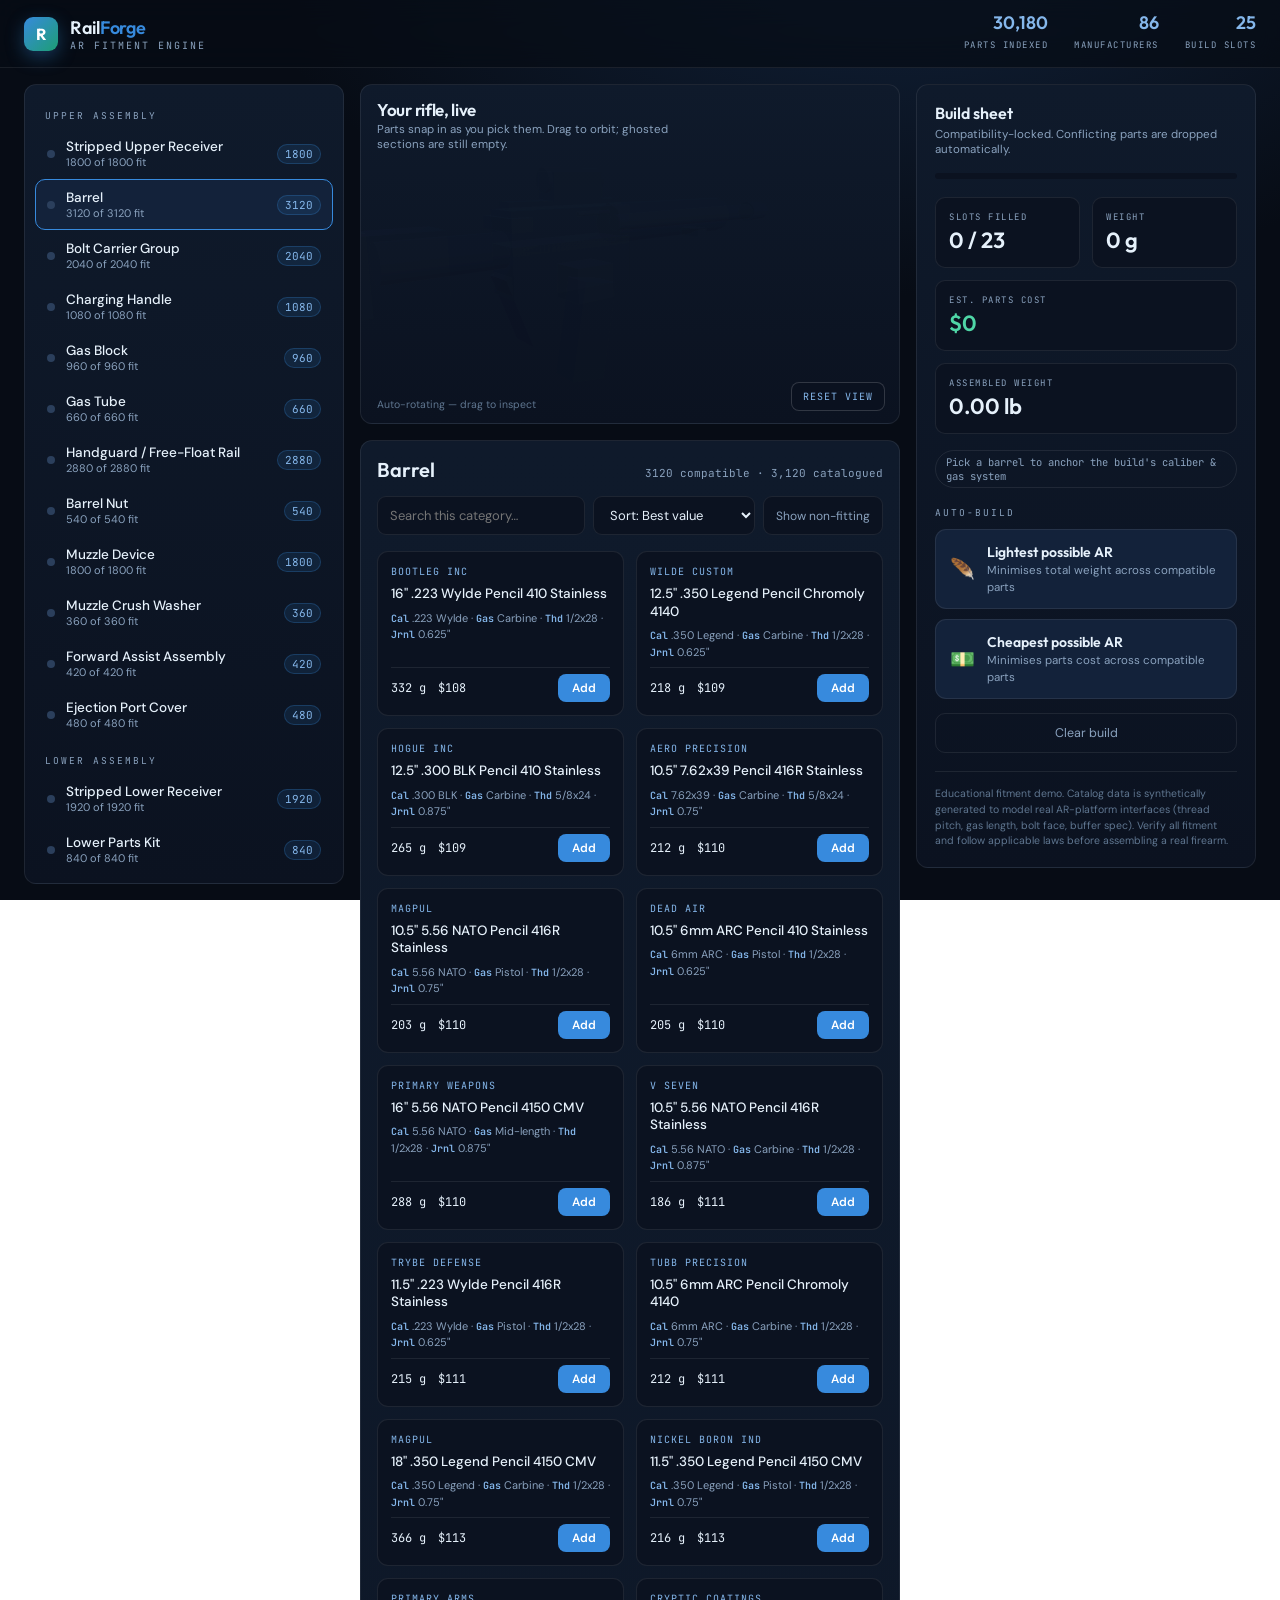
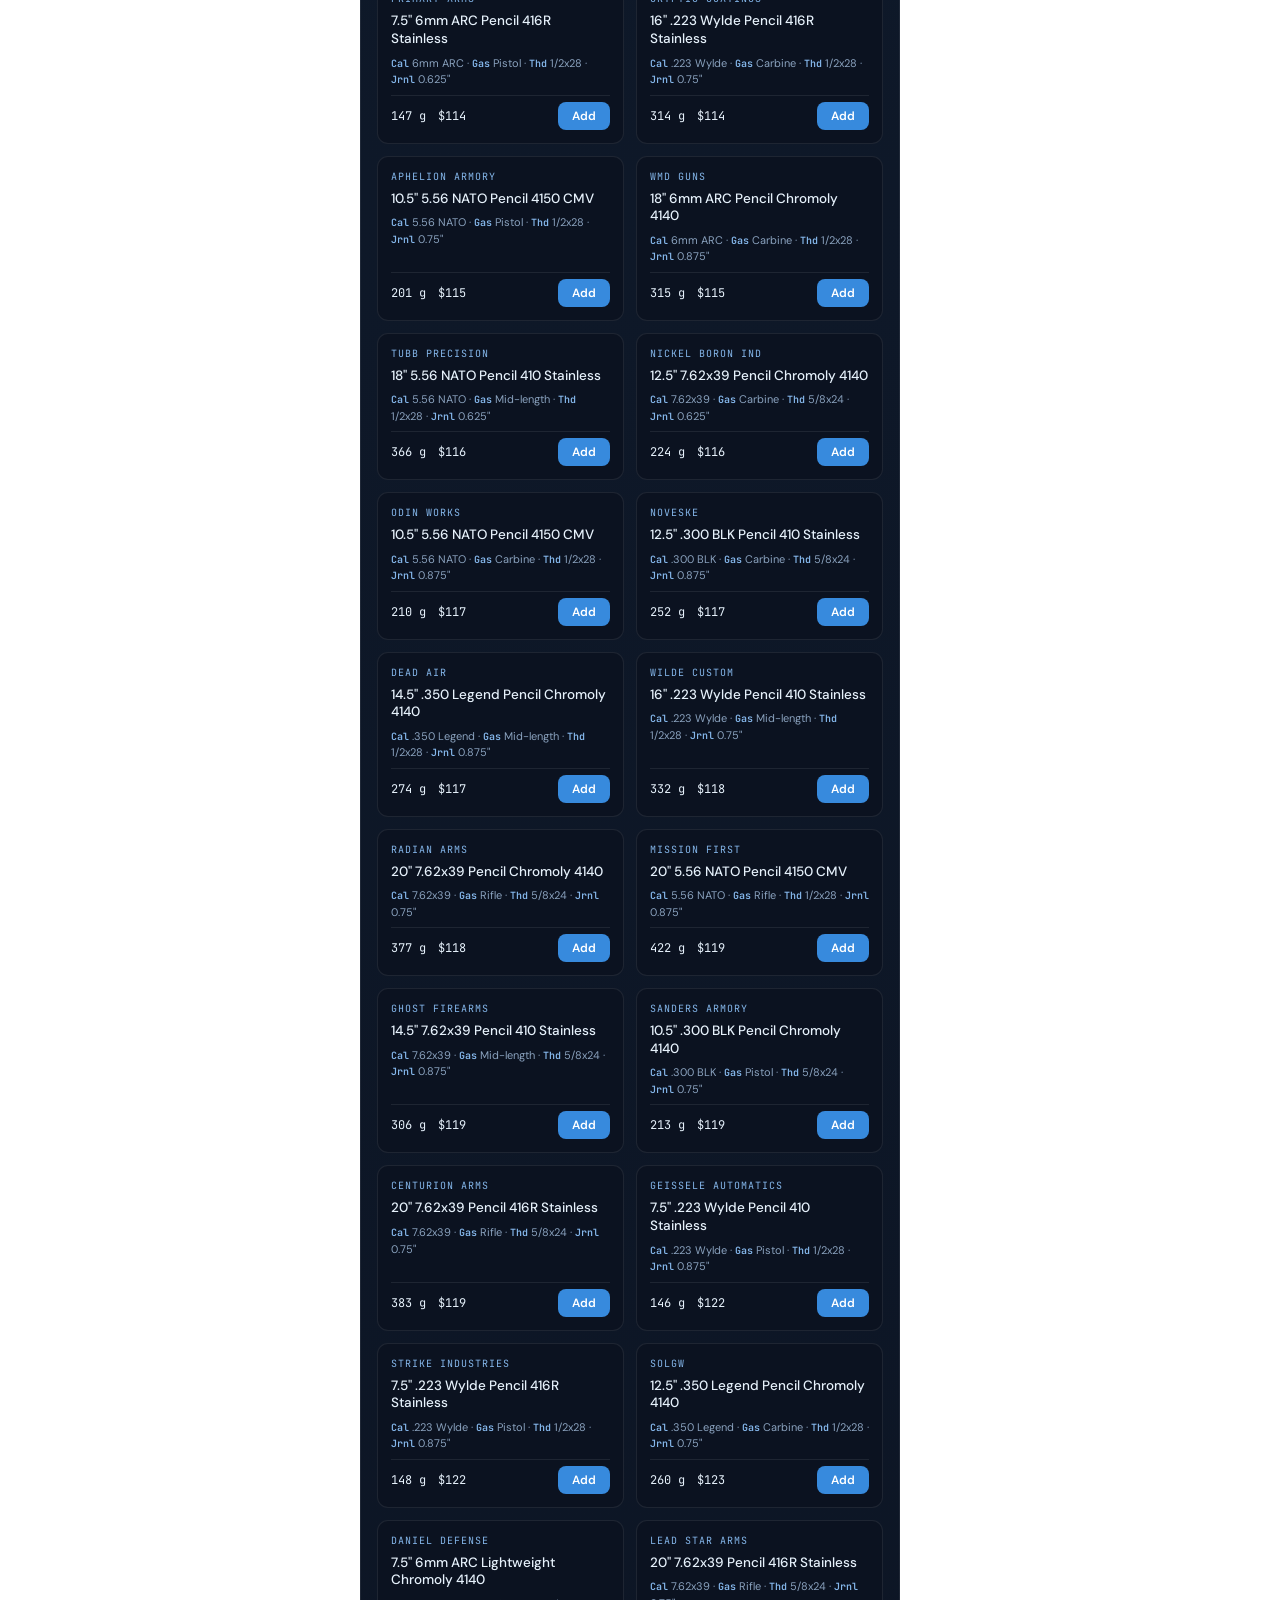
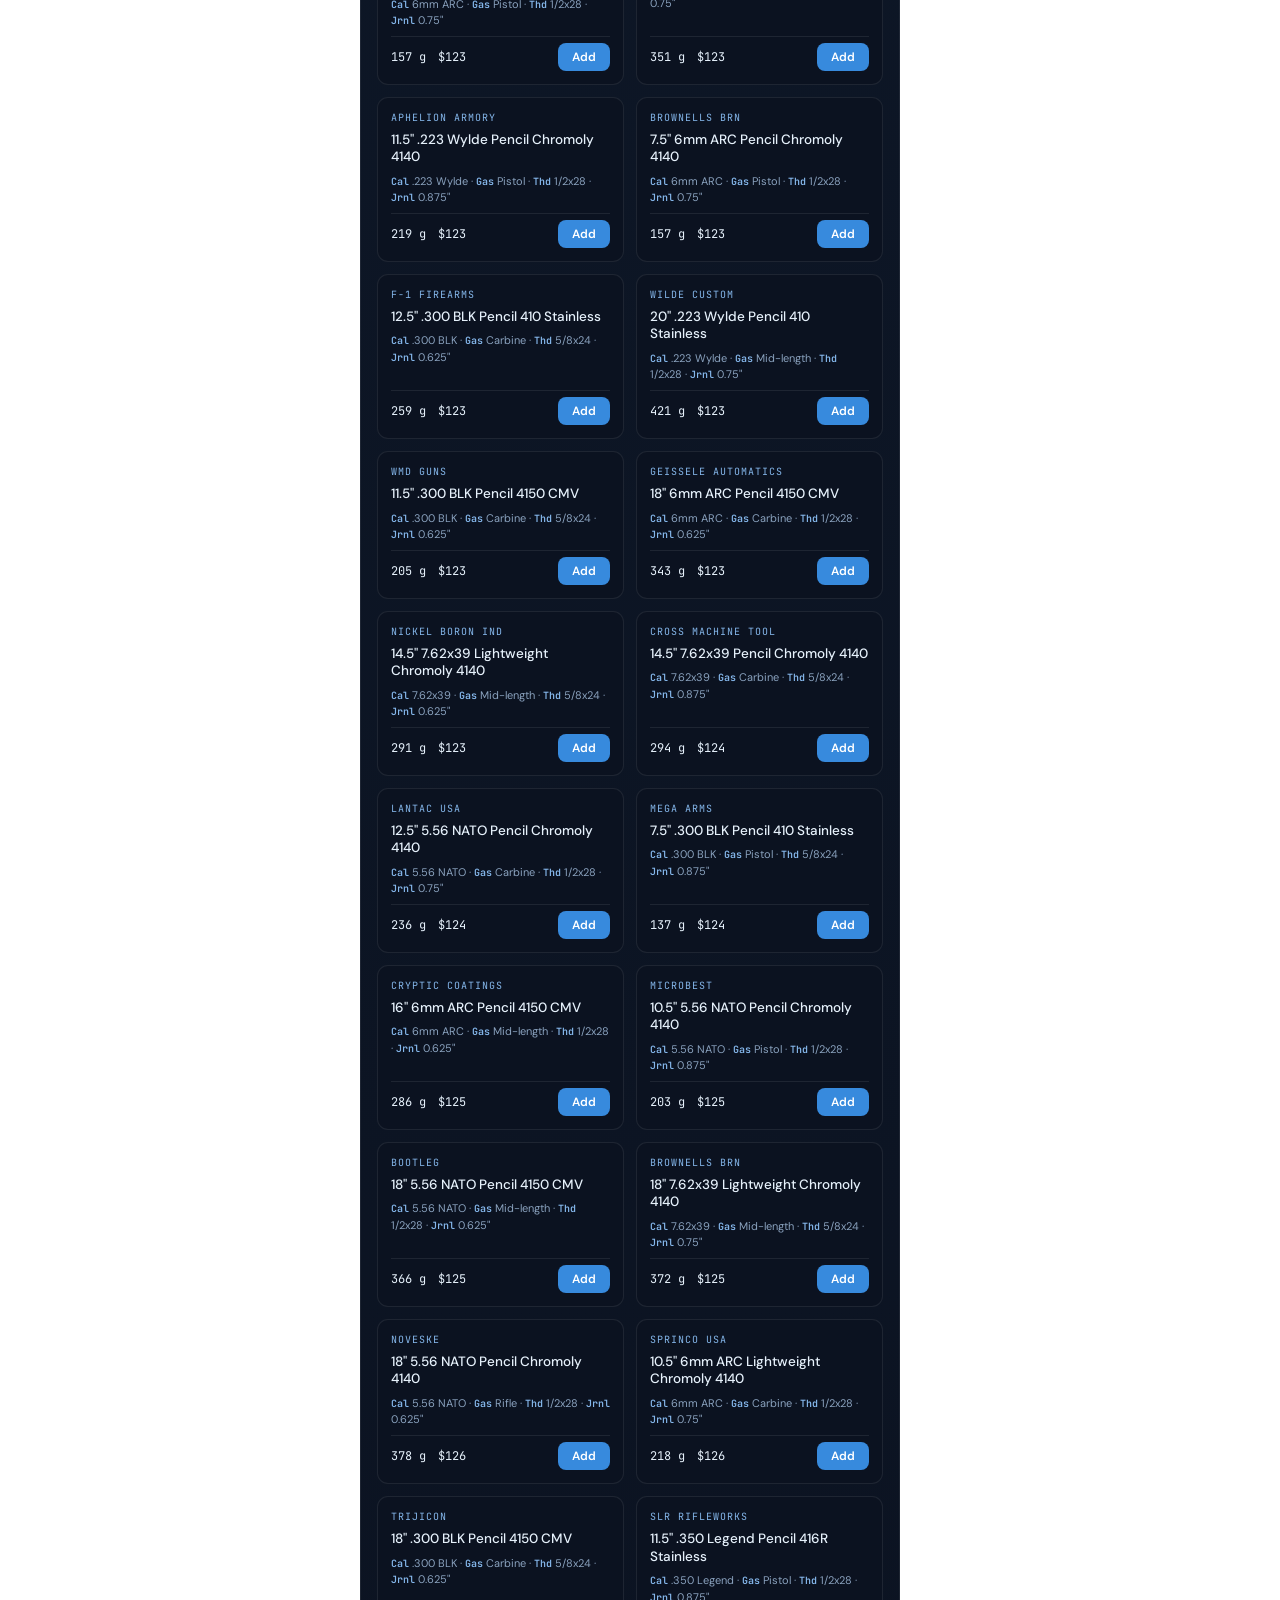
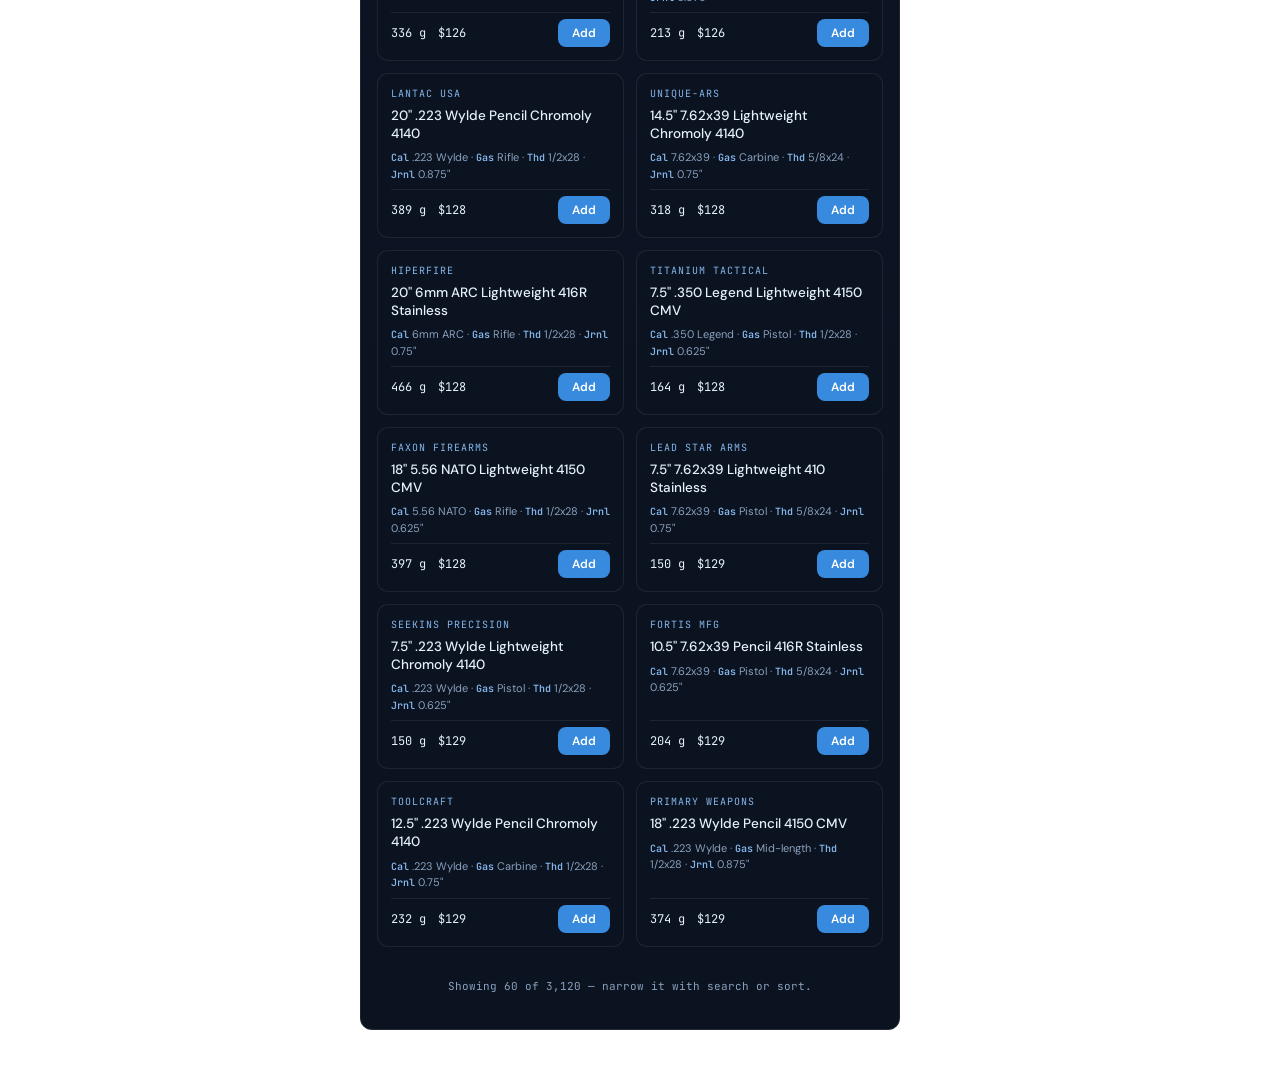
<file: builder/index.html>
<!DOCTYPE html>
<html lang="en">
<head>
<meta charset="UTF-8">
<meta name="viewport" content="width=device-width, initial-scale=1.0">
<title>RailForge — AR Build Configurator</title>
<meta name="description" content="Build a complete AR-pattern rifle from parts across 85 manufacturers. Every selection filters the catalog down to only the parts that physically fit — matching thread pitch, gas system, caliber and buffer spec — with a live 3D preview and a lightest-build optimizer.">
<link rel="icon" href="data:image/svg+xml,%3Csvg xmlns='http://www.w3.org/2000/svg' viewBox='0 0 32 32'%3E%3Crect width='32' height='32' rx='8' fill='%23378add'/%3E%3Ctext x='16' y='22' font-size='16' text-anchor='middle' fill='white' font-family='sans-serif' font-weight='700'%3ER%3C/text%3E%3C/svg%3E">
<link href="https://fonts.googleapis.com/css2?family=Outfit:wght@400;500;600;700&family=DM+Sans:wght@300;400;500&family=JetBrains+Mono:wght@400;500&display=swap" rel="stylesheet">
<link rel="stylesheet" href="./styles.css">
<!-- three.js is vendored locally (see /builder/vendor) so the 3D preview has no
     external CDN dependency and works offline. -->
<script type="importmap">
{
  "imports": {
    "three": "./vendor/three/three.module.js",
    "three/addons/": "./vendor/three/addons/"
  }
}
</script>
</head>
<body>

<header>
  <div class="brand">
    <div class="brand-mark">R</div>
    <div>
      <div class="brand-name">Rail<span>Forge</span></div>
      <div class="brand-tag">AR Fitment Engine</div>
    </div>
  </div>
  <div class="stats">
    <div class="stat"><b id="stat-parts">0</b><span>Parts indexed</span></div>
    <div class="stat"><b id="stat-mfg">0</b><span>Manufacturers</span></div>
    <div class="stat"><b id="stat-cats">0</b><span>Build slots</span></div>
  </div>
</header>

<main class="workspace">
  <!-- LEFT: category list -->
  <div class="col col-left">
    <div class="card">
      <div id="cat-list"></div>
    </div>
  </div>

  <!-- CENTER: 3D preview + parts -->
  <div class="col col-center">
    <div class="card scene-card">
      <div id="scene"></div>
      <div class="scene-overlay">
        <h1>Your rifle, live</h1>
        <p>Parts snap in as you pick them. Drag to orbit; ghosted sections are still empty.</p>
      </div>
      <div class="banner" id="banner"></div>
      <div class="scene-hint">Auto-rotating — drag to inspect</div>
      <div class="scene-tools">
        <button class="mini-btn" id="reset-view">Reset view</button>
      </div>
    </div>

    <div class="card parts-card">
      <div class="panel-head">
        <div>
          <div id="panel-title">Barrel</div>
        </div>
        <div id="panel-sub"></div>
      </div>
      <div class="toolbar">
        <input id="search" type="text" placeholder="Search this category…" autocomplete="off">
        <select id="sort">
          <option value="compat">Sort: Best value</option>
          <option value="weight-asc">Sort: Lightest first</option>
          <option value="price-asc">Sort: Cheapest first</option>
          <option value="price-desc">Sort: Priciest first</option>
        </select>
        <button class="toggle" id="toggle-incompat">Show non-fitting</button>
      </div>
      <div class="parts-grid" id="parts-grid"></div>
    </div>
  </div>

  <!-- RIGHT: summary + optimizer -->
  <div class="col col-right">
    <div class="card">
      <div class="sum-title">Build sheet</div>
      <div class="sum-sub">Compatibility-locked. Conflicting parts are dropped automatically.</div>
      <div class="progress"><div id="build-progress"></div></div>

      <div class="metrics">
        <div class="metric">
          <div class="k">Slots filled</div>
          <div class="v" id="sum-count">0 / 25</div>
        </div>
        <div class="metric">
          <div class="k">Weight</div>
          <div class="v" id="sum-weight">0 g</div>
        </div>
        <div class="metric price wide">
          <div class="k">Est. parts cost</div>
          <div class="v" id="sum-price">$0</div>
        </div>
        <div class="metric wide">
          <div class="k">Assembled weight</div>
          <div class="v"><span id="sum-weight-lb">0.00 lb</span></div>
        </div>
      </div>

      <div class="digest" id="spec-digest"></div>

      <div class="opt-title">Auto-build</div>
      <button class="opt-btn" id="opt-weight">
        <span class="ico">🪶</span>
        <span><b>Lightest possible AR</b><small>Minimises total weight across compatible parts</small></span>
      </button>
      <button class="opt-btn" id="opt-price">
        <span class="ico">💵</span>
        <span><b>Cheapest possible AR</b><small>Minimises parts cost across compatible parts</small></span>
      </button>
      <button class="ghost-btn" id="clear">Clear build</button>

      <div class="complete-flag" id="complete-flag">
        <span>✓</span><span>Complete, fully-compatible rifle — every interface matches.</span>
      </div>

      <p class="disclaimer">
        Educational fitment demo. Catalog data is synthetically generated to model
        real AR-platform interfaces (thread pitch, gas length, bolt face, buffer spec).
        Verify all fitment and follow applicable laws before assembling a real firearm.
      </p>
    </div>
  </div>
</main>

<script type="module" src="./app.js"></script>
</body>
</html>
</file>
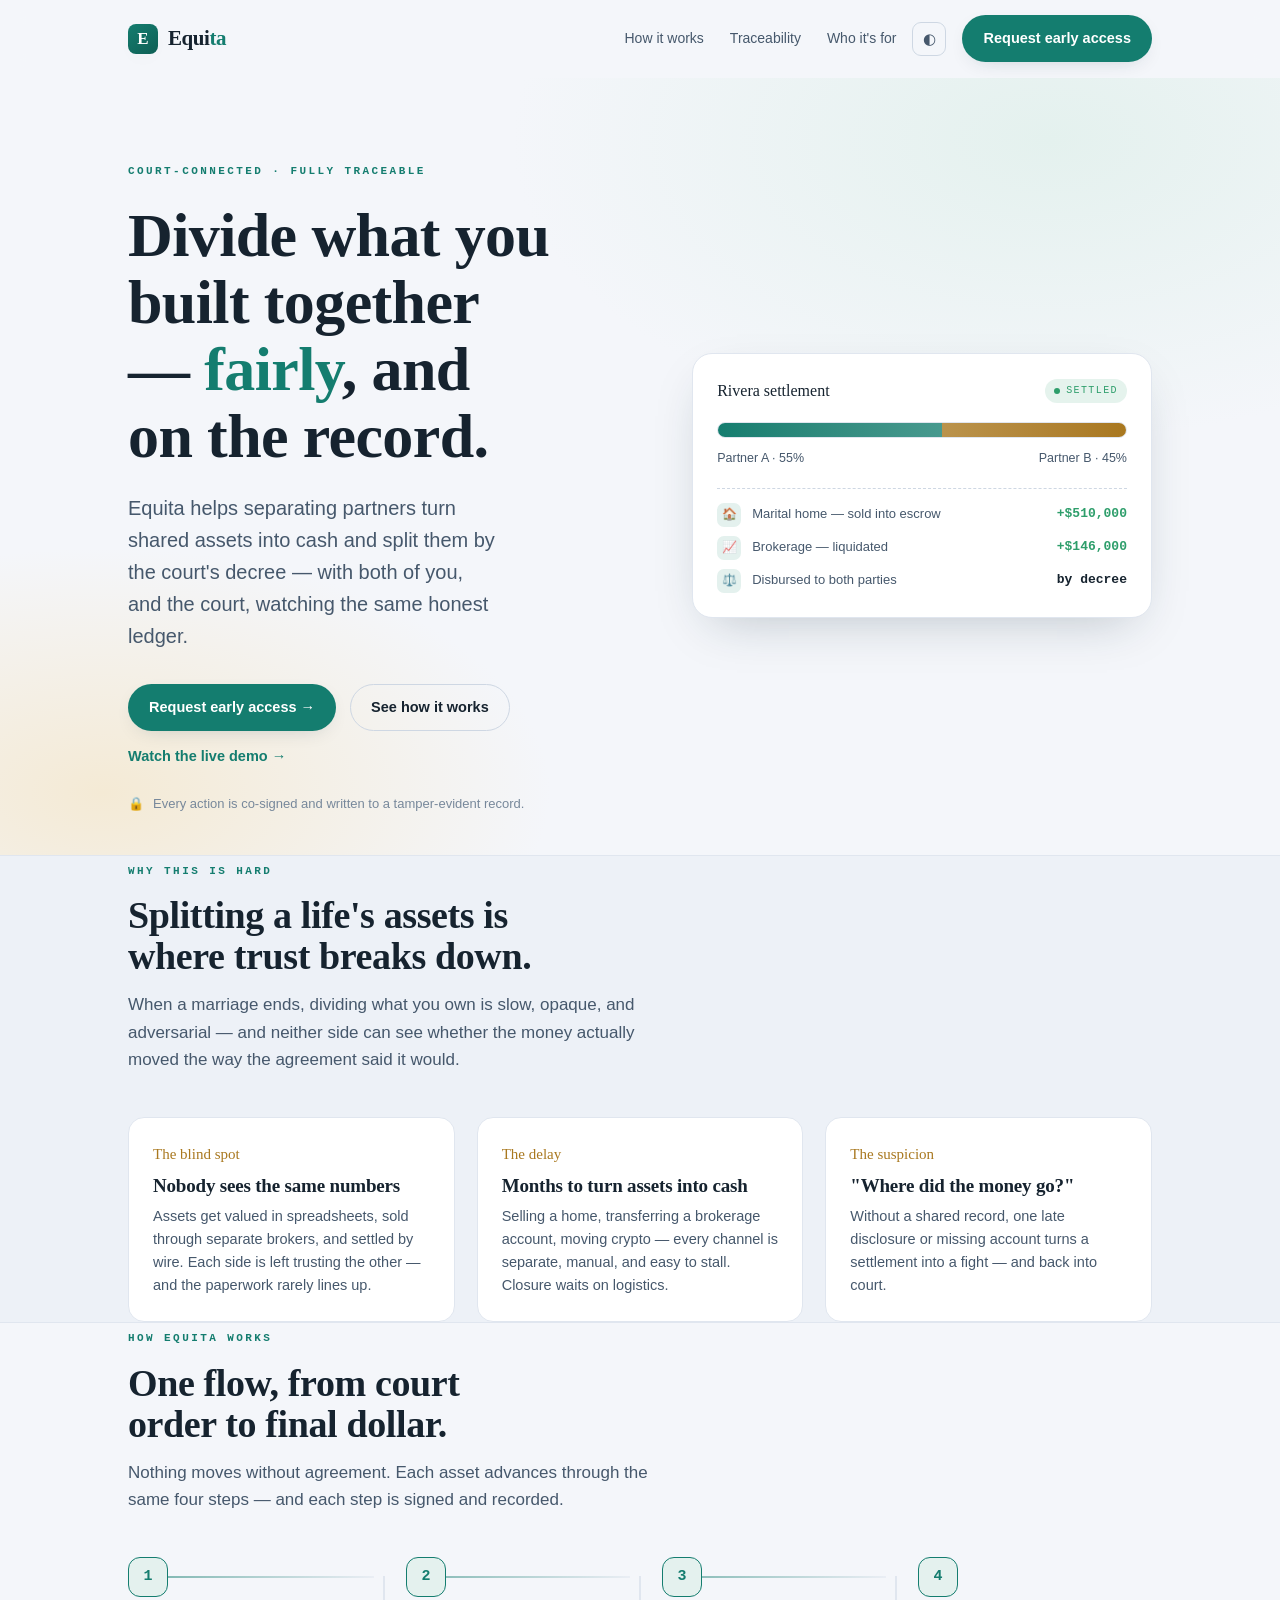
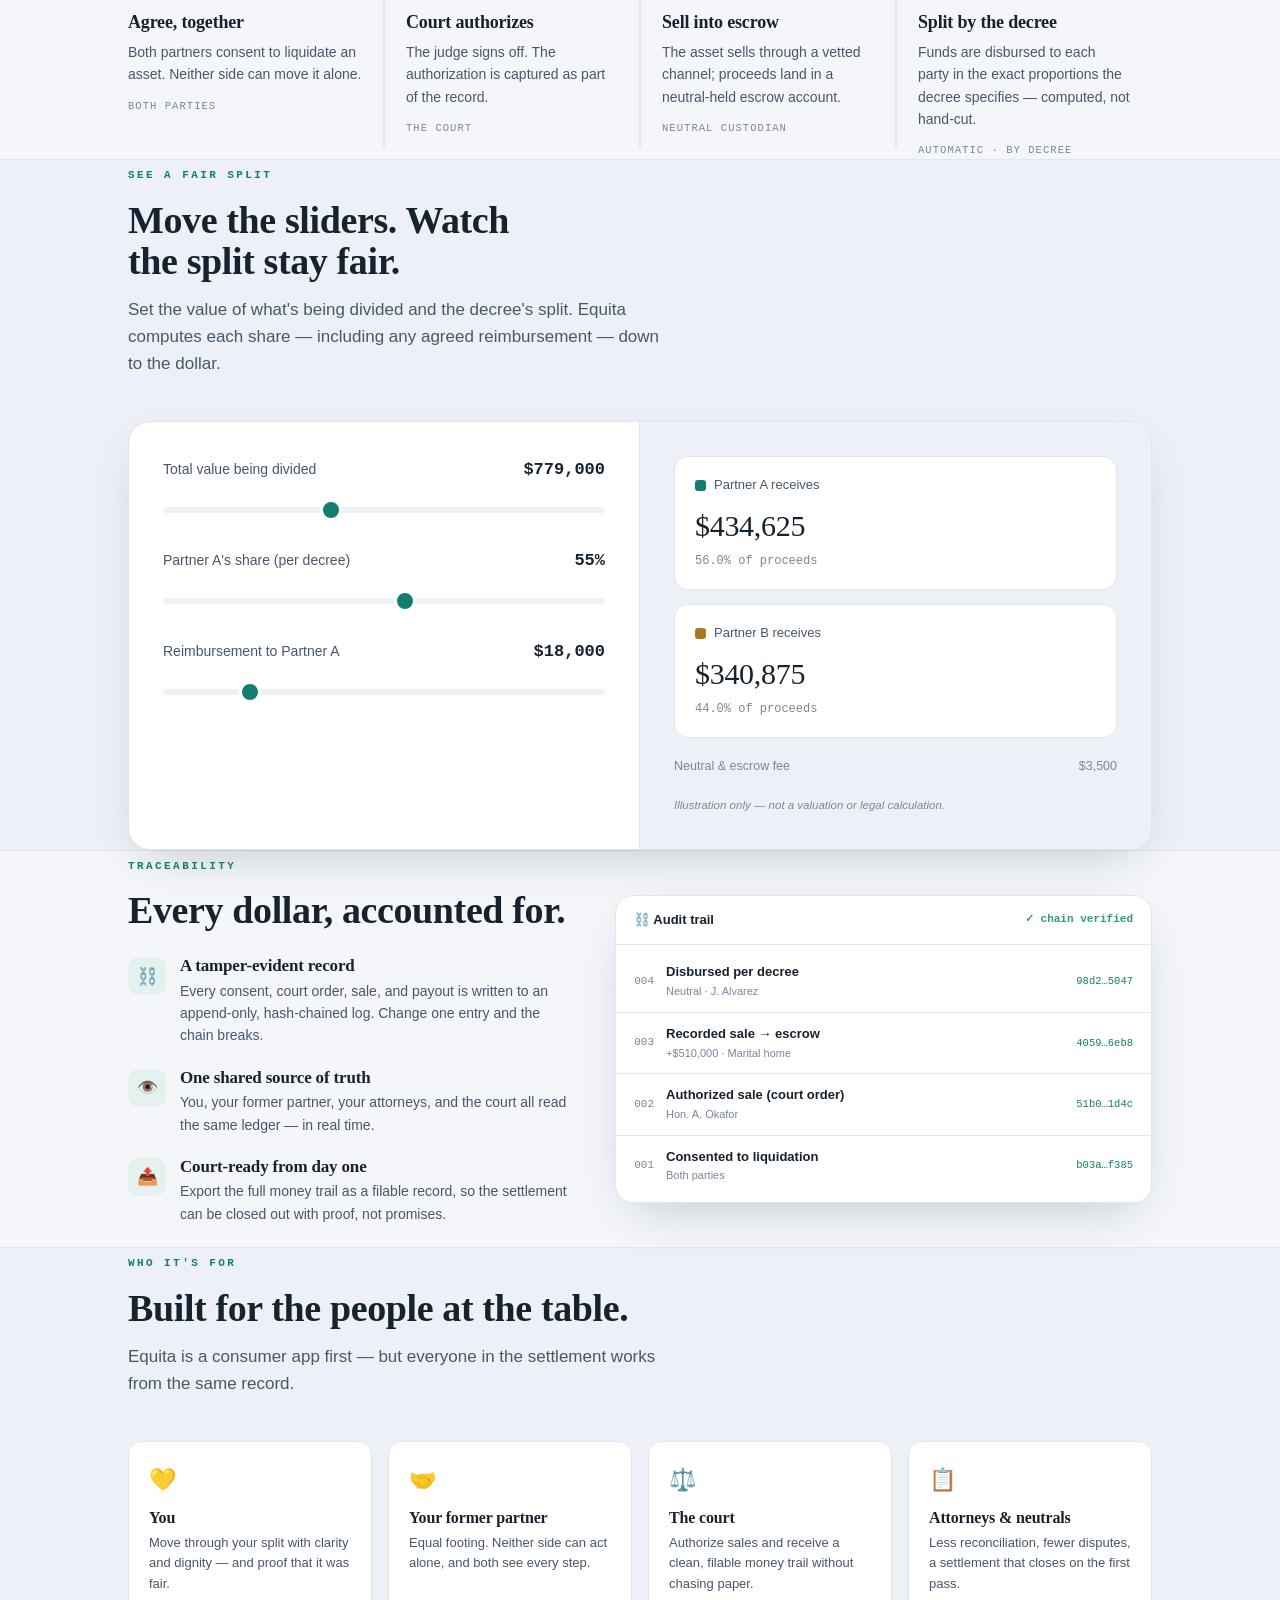
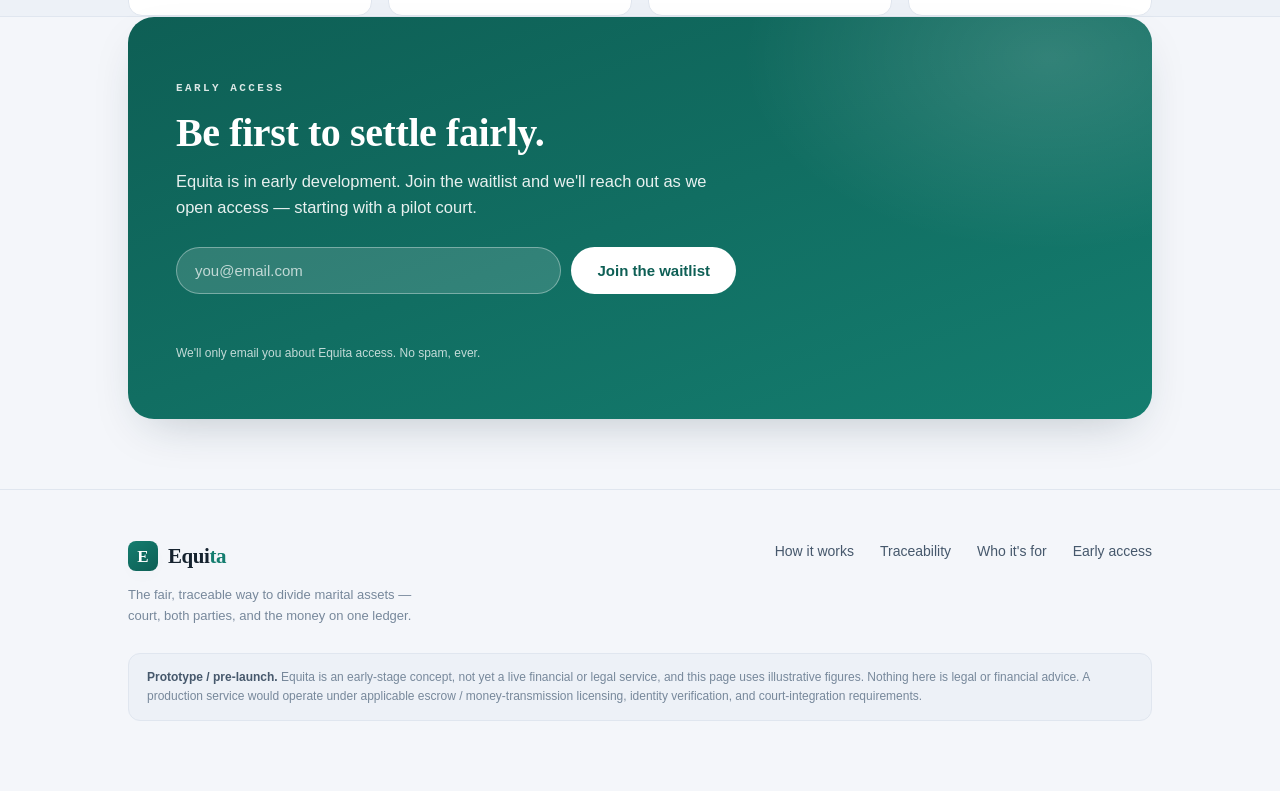
<file: divorce-platform/index.html>
<!DOCTYPE html>
<html lang="en">
<head>
<meta charset="UTF-8">
<meta name="viewport" content="width=device-width, initial-scale=1.0">
<title>Equita — Divide what you built together, fairly and on the record</title>
<meta name="description" content="Equita helps divorcing partners liquidate and divide marital assets with a court-connected, fully traceable money flow — so the split is fair, and every dollar is accounted for.">
<link rel="canonical" href="https://getequita.com/">
<link rel="icon" href="/favicon.svg" type="image/svg+xml">
<link rel="apple-touch-icon" href="/favicon.svg">
<meta name="theme-color" content="#147D6F">
<!-- Open Graph / social -->
<meta property="og:type" content="website">
<meta property="og:site_name" content="Equita">
<meta property="og:url" content="https://getequita.com/">
<meta property="og:title" content="Equita — Divide what you built together, fairly and on the record">
<meta property="og:description" content="Turn shared assets into cash and split them by the court's decree — with both partners and the court watching the same honest ledger.">
<meta property="og:image" content="https://getequita.com/og-cover.png">
<meta property="og:image:width" content="1200">
<meta property="og:image:height" content="630">
<meta name="twitter:card" content="summary_large_image">
<meta name="twitter:title" content="Equita — Settle fairly. Traceably.">
<meta name="twitter:description" content="The fair, traceable way to divide marital assets.">
<meta name="twitter:image" content="https://getequita.com/og-cover.png">
<style>
:root{
  /* light (default) */
  --paper:#F4F6FA;
  --surface:#FFFFFF;
  --surface-2:#EDF1F7;
  --ink:#16232F;
  --ink-2:#46586C;
  --ink-3:#77889B;
  --line:#E0E6EF;
  --line-2:#CED7E3;
  --teal:#147D6F;
  --teal-d:#0E5F55;
  --teal-soft:#E4F1EE;
  --gold:#A9781F;
  --gold-soft:#F4EAD5;
  --green:#2E9E6B;
  --shadow:0 18px 50px -20px rgba(20,45,60,.28);
  --shadow-sm:0 6px 22px -12px rgba(20,45,60,.30);

  --serif:"Iowan Old Style","Palatino Linotype",Palatino,"Book Antiqua",Georgia,"Times New Roman",serif;
  --sans:-apple-system,BlinkMacSystemFont,"Segoe UI",Roboto,Helvetica,Arial,sans-serif;
  --mono:ui-monospace,"SF Mono",SFMono-Regular,Menlo,Consolas,monospace;

  --max:1080px;
  --ease:cubic-bezier(.2,.7,.2,1);
}
@media (prefers-color-scheme:dark){
  :root{
    --paper:#0D141C;
    --surface:#141F2B;
    --surface-2:#0F1922;
    --ink:#EAF1F8;
    --ink-2:#AAB9C9;
    --ink-3:#6E8093;
    --line:#233241;
    --line-2:#2E4053;
    --teal:#43BCA9;
    --teal-d:#7FD8C9;
    --teal-soft:rgba(67,188,169,.12);
    --gold:#E2B457;
    --gold-soft:rgba(226,180,87,.12);
    --green:#43C489;
    --shadow:0 24px 60px -24px rgba(0,0,0,.6);
    --shadow-sm:0 8px 26px -14px rgba(0,0,0,.55);
  }
}
/* explicit toggle overrides (must beat the media query in both directions) */
:root[data-theme="light"]{
  --paper:#F4F6FA;--surface:#FFFFFF;--surface-2:#EDF1F7;--ink:#16232F;--ink-2:#46586C;--ink-3:#77889B;
  --line:#E0E6EF;--line-2:#CED7E3;--teal:#147D6F;--teal-d:#0E5F55;--teal-soft:#E4F1EE;--gold:#A9781F;
  --gold-soft:#F4EAD5;--green:#2E9E6B;--shadow:0 18px 50px -20px rgba(20,45,60,.28);--shadow-sm:0 6px 22px -12px rgba(20,45,60,.30);
}
:root[data-theme="dark"]{
  --paper:#0D141C;--surface:#141F2B;--surface-2:#0F1922;--ink:#EAF1F8;--ink-2:#AAB9C9;--ink-3:#6E8093;
  --line:#233241;--line-2:#2E4053;--teal:#43BCA9;--teal-d:#7FD8C9;--teal-soft:rgba(67,188,169,.12);--gold:#E2B457;
  --gold-soft:rgba(226,180,87,.12);--green:#43C489;--shadow:0 24px 60px -24px rgba(0,0,0,.6);--shadow-sm:0 8px 26px -14px rgba(0,0,0,.55);
}

*,*::before,*::after{box-sizing:border-box;margin:0;padding:0}
html{scroll-behavior:smooth;-webkit-text-size-adjust:100%}
@media (prefers-reduced-motion:reduce){html{scroll-behavior:auto}*{animation-duration:.001ms!important;transition-duration:.001ms!important}}
body{
  font-family:var(--sans);
  background:var(--paper);color:var(--ink);line-height:1.6;
  -webkit-font-smoothing:antialiased;overflow-x:hidden;
}
.wrap{max-width:var(--max);margin:0 auto;padding:0 28px}
.eyebrow{font-family:var(--mono);font-size:11px;letter-spacing:.22em;text-transform:uppercase;color:var(--teal);font-weight:600}
h1,h2,h3{font-family:var(--serif);font-weight:600;letter-spacing:-.01em;line-height:1.08;text-wrap:balance}
a{color:inherit;text-decoration:none}
:focus-visible{outline:2.5px solid var(--teal);outline-offset:3px;border-radius:4px}

/* ---------- nav ---------- */
nav{position:sticky;top:0;z-index:60;background:color-mix(in srgb,var(--paper) 88%,transparent);
  backdrop-filter:blur(12px);border-bottom:1px solid transparent;transition:border-color .3s}
nav.scrolled{border-color:var(--line)}
.nav-in{max-width:var(--max);margin:0 auto;padding:15px 28px;display:flex;align-items:center;gap:16px}
.brand{display:flex;align-items:center;gap:10px}
.brand .mk{width:30px;height:30px;border-radius:8px;background:linear-gradient(145deg,var(--teal),var(--teal-d));
  display:grid;place-items:center;color:#fff;font-family:var(--serif);font-weight:700;font-size:17px;box-shadow:var(--shadow-sm)}
.brand .wm{font-family:var(--serif);font-size:21px;font-weight:600;letter-spacing:-.02em}
.brand .wm b{color:var(--teal);font-weight:600}
.nav-sp{flex:1}
.nav-links{display:flex;align-items:center;gap:26px}
.nav-links a{font-size:14px;color:var(--ink-2);transition:color .2s}
.nav-links a:hover{color:var(--ink)}
.theme-btn{background:none;border:1px solid var(--line-2);color:var(--ink-2);width:34px;height:34px;border-radius:9px;
  cursor:pointer;font-size:15px;display:grid;place-items:center;transition:background .2s,color .2s}
.theme-btn:hover{background:var(--surface-2);color:var(--ink)}
.btn{display:inline-flex;align-items:center;gap:9px;font-family:var(--sans);font-size:14.5px;font-weight:600;
  padding:11px 20px;border-radius:100px;cursor:pointer;border:1px solid transparent;transition:transform .12s,background .2s,box-shadow .2s;white-space:nowrap}
.btn-primary{background:var(--teal);color:#fff;box-shadow:var(--shadow-sm)}
.btn-primary:hover{transform:translateY(-1px);box-shadow:0 10px 26px -10px color-mix(in srgb,var(--teal) 70%,transparent)}
.btn-ghost{background:transparent;color:var(--ink);border-color:var(--line-2)}
.btn-ghost:hover{background:var(--surface-2)}
.nav .btn{padding:9px 18px}

/* ---------- hero ---------- */
header.hero{position:relative;padding:78px 0 40px;overflow:hidden}
.hero::before{content:"";position:absolute;inset:0;z-index:-1;
  background:radial-gradient(60% 55% at 82% 8%,var(--teal-soft),transparent 70%),
             radial-gradient(50% 45% at 8% 92%,var(--gold-soft),transparent 70%)}
.hero-grid{display:grid;grid-template-columns:1.05fr .95fr;gap:56px;align-items:center}
.hero h1{font-size:clamp(38px,6vw,62px);margin:20px 0 22px}
.hero h1 em{font-style:normal;color:var(--teal)}
.hero-sub{font-size:clamp(17px,2.2vw,20px);color:var(--ink-2);max-width:33ch;margin-bottom:32px}
.hero-ctas{display:flex;gap:14px;flex-wrap:wrap;align-items:center}
.demo-link{font-size:14.5px;color:var(--teal);font-weight:600;align-self:center;transition:opacity .2s}
.demo-link:hover{opacity:.72;text-decoration:underline}
.trust-line{margin-top:26px;display:flex;align-items:center;gap:9px;font-size:13px;color:var(--ink-3)}
.trust-line .lock{color:var(--teal)}

/* hero visual: the balanced split card */
.scale-card{background:var(--surface);border:1px solid var(--line);border-radius:20px;padding:24px;box-shadow:var(--shadow)}
.scale-head{display:flex;align-items:center;justify-content:space-between;margin-bottom:18px}
.scale-head .t{font-family:var(--serif);font-size:16px}
.scale-head .badge{font-family:var(--mono);font-size:10px;letter-spacing:.14em;text-transform:uppercase;color:var(--green);
  background:color-mix(in srgb,var(--green) 12%,transparent);padding:4px 9px;border-radius:100px;display:inline-flex;gap:6px;align-items:center}
.scale-head .badge .d{width:6px;height:6px;border-radius:50%;background:var(--green)}
.split-visual{height:16px;border-radius:8px;overflow:hidden;display:flex;border:1px solid var(--line)}
.split-visual .l{background:linear-gradient(90deg,var(--teal),color-mix(in srgb,var(--teal) 78%,#fff))}
.split-visual .r{background:linear-gradient(90deg,color-mix(in srgb,var(--gold) 80%,#fff),var(--gold))}
.split-legend{display:flex;justify-content:space-between;margin-top:10px;font-size:12.5px;color:var(--ink-2)}
.mini-ledger{margin-top:20px;border-top:1px dashed var(--line-2);padding-top:14px;display:flex;flex-direction:column;gap:9px}
.ml-row{display:flex;align-items:center;gap:11px;font-size:13px}
.ml-ic{width:24px;height:24px;border-radius:7px;display:grid;place-items:center;font-size:12px;flex:none;
  background:var(--teal-soft);color:var(--teal)}
.ml-row .g{flex:1;color:var(--ink-2)}
.ml-row .a{font-family:var(--mono);font-weight:600;font-variant-numeric:tabular-nums}
.ml-row .a.pos{color:var(--green)}

/* ---------- section scaffolding ---------- */
section{padding:76px 0}
.sec-head{max-width:60ch;margin-bottom:44px}
.sec-head h2{font-size:clamp(27px,3.6vw,38px);margin:14px 0 14px}
.sec-head p{font-size:17px;color:var(--ink-2)}

/* problem band */
.band{background:var(--surface-2);border-top:1px solid var(--line);border-bottom:1px solid var(--line)}
.prob-grid{display:grid;grid-template-columns:repeat(3,1fr);gap:22px}
.prob{background:var(--surface);border:1px solid var(--line);border-radius:16px;padding:24px}
.prob .n{font-family:var(--serif);color:var(--gold);font-size:15px;margin-bottom:10px}
.prob h3{font-size:19px;margin-bottom:8px}
.prob p{font-size:14.5px;color:var(--ink-2)}

/* how it works — stepper */
.steps{display:grid;grid-template-columns:repeat(4,1fr);gap:0}
.step{position:relative;padding:0 22px}
.step:first-child{padding-left:0}
.step:not(:last-child)::after{content:"";position:absolute;top:19px;right:-1px;width:2px;height:calc(100% - 30px);background:var(--line)}
@media(min-width:781px){.step:not(:last-child)::before{content:"";position:absolute;top:19px;left:40px;right:10px;height:2px;background:linear-gradient(90deg,var(--teal),var(--line));opacity:.5}}
.step .dot{width:40px;height:40px;border-radius:12px;background:var(--teal-soft);border:1.5px solid var(--teal);
  color:var(--teal);display:grid;place-items:center;font-family:var(--mono);font-weight:700;font-size:15px;margin-bottom:16px;position:relative;z-index:1}
.step h3{font-size:18px;margin-bottom:8px}
.step p{font-size:14px;color:var(--ink-2)}
.step .who{margin-top:12px;font-family:var(--mono);font-size:10.5px;letter-spacing:.1em;text-transform:uppercase;color:var(--ink-3)}

/* calculator */
.calc{background:var(--surface);border:1px solid var(--line);border-radius:22px;box-shadow:var(--shadow);
  display:grid;grid-template-columns:1fr 1fr;overflow:hidden}
.calc-controls{padding:34px 34px 30px;border-right:1px solid var(--line)}
.calc-out{padding:34px;background:var(--surface-2);display:flex;flex-direction:column;justify-content:center;gap:14px}
.field{margin-bottom:26px}
.field:last-child{margin-bottom:0}
.field .lab{display:flex;justify-content:space-between;align-items:baseline;margin-bottom:12px}
.field .lab span{font-size:14px;color:var(--ink-2);font-weight:500}
.field .lab b{font-family:var(--mono);font-size:17px;color:var(--ink);font-variant-numeric:tabular-nums}
input[type=range]{-webkit-appearance:none;appearance:none;width:100%;height:6px;border-radius:100px;
  background:var(--surface-2);outline-offset:6px;cursor:pointer}
:root[data-theme="dark"] input[type=range],
@media(prefers-color-scheme:dark){input[type=range]{background:var(--line)}}
input[type=range]::-webkit-slider-thumb{-webkit-appearance:none;width:22px;height:22px;border-radius:50%;
  background:var(--teal);border:3px solid var(--surface);box-shadow:var(--shadow-sm);cursor:grab}
input[type=range]::-moz-range-thumb{width:18px;height:18px;border-radius:50%;background:var(--teal);border:3px solid var(--surface);cursor:grab}
.share-card{border:1px solid var(--line);border-radius:14px;padding:18px 20px;background:var(--surface)}
.share-card .who{font-size:13px;color:var(--ink-2);display:flex;align-items:center;gap:8px;margin-bottom:6px}
.share-card .who .sw{width:11px;height:11px;border-radius:3px}
.share-card .amt{font-family:var(--serif);font-size:30px;letter-spacing:-.01em;font-variant-numeric:tabular-nums}
.share-card .pct{font-family:var(--mono);font-size:12px;color:var(--ink-3);margin-top:2px}
.calc-fee{display:flex;justify-content:space-between;font-size:12.5px;color:var(--ink-3);padding-top:4px}
.calc-note{font-size:11.5px;color:var(--ink-3);margin-top:6px;font-style:italic}

/* traceability */
.trace-grid{display:grid;grid-template-columns:.9fr 1.1fr;gap:48px;align-items:center}
.feat{display:flex;gap:14px;margin-bottom:22px}
.feat .fi{width:38px;height:38px;border-radius:11px;background:var(--teal-soft);color:var(--teal);
  display:grid;place-items:center;font-size:17px;flex:none}
.feat h3{font-size:17px;margin-bottom:4px}
.feat p{font-size:14px;color:var(--ink-2)}
.ledger-card{background:var(--surface);border:1px solid var(--line);border-radius:18px;overflow:hidden;box-shadow:var(--shadow)}
.ledger-card .lh{padding:14px 18px;border-bottom:1px solid var(--line);display:flex;align-items:center;gap:8px;font-size:13px;font-weight:600}
.ledger-card .lh .v{margin-left:auto;font-family:var(--mono);font-size:11px;color:var(--green)}
.led{padding:6px 0}
.led .row{display:flex;align-items:center;gap:12px;padding:11px 18px;border-bottom:1px solid var(--line);font-size:13px}
.led .row:last-child{border-bottom:0}
.led .seq{font-family:var(--mono);color:var(--ink-3);font-size:11px}
.led .who{flex:1}
.led .who b{font-weight:600}
.led .who small{display:block;color:var(--ink-3);font-size:11px}
.led .hash{font-family:var(--mono);font-size:10.5px;color:var(--teal)}

/* audience */
.aud-grid{display:grid;grid-template-columns:repeat(4,1fr);gap:16px}
.aud{border:1px solid var(--line);border-radius:14px;padding:20px;background:var(--surface)}
.aud .ic{font-size:22px;margin-bottom:12px}
.aud h3{font-size:16px;margin-bottom:6px}
.aud p{font-size:13px;color:var(--ink-2)}

/* waitlist */
.cta-band{background:linear-gradient(160deg,var(--teal-d),var(--teal));color:#fff;border-radius:26px;padding:56px 48px;
  position:relative;overflow:hidden;box-shadow:var(--shadow)}
.cta-band::before{content:"";position:absolute;inset:0;background:radial-gradient(50% 80% at 90% 10%,rgba(255,255,255,.14),transparent 60%)}
.cta-band .inner{position:relative;max-width:560px}
.cta-band .eyebrow{color:rgba(255,255,255,.85)}
.cta-band h2{color:#fff;font-size:clamp(28px,4vw,40px);margin:12px 0 14px}
.cta-band p{color:rgba(255,255,255,.9);font-size:16.5px;margin-bottom:26px}
form.wait{display:flex;gap:10px;flex-wrap:wrap}
form.wait input[type=email]{flex:1;min-width:230px;font-family:var(--sans);font-size:15px;padding:14px 18px;border-radius:100px;
  border:1px solid rgba(255,255,255,.35);background:rgba(255,255,255,.14);color:#fff}
form.wait input[type=email]::placeholder{color:rgba(255,255,255,.7)}
form.wait input[type=email]:focus{outline:2.5px solid #fff;outline-offset:2px}
form.wait button{background:#fff;color:var(--teal-d);border:0;font-weight:700;font-size:15px;padding:14px 26px;border-radius:100px;cursor:pointer;transition:transform .12s}
form.wait button:hover{transform:translateY(-1px)}
.wait-msg{margin-top:14px;font-size:14px;min-height:20px;color:#fff;font-weight:500}
.wait-msg.err{color:#FFE0DA}
.wait-success{display:none;position:relative;align-items:center;gap:12px;color:#fff;font-size:16px}
.wait-success .ck{width:30px;height:30px;border-radius:50%;background:#fff;color:var(--teal-d);display:grid;place-items:center;font-weight:800;flex:none}
.wait-privacy{margin-top:16px;font-size:12px;color:rgba(255,255,255,.75);position:relative}

/* footer */
footer{padding:50px 0 70px;border-top:1px solid var(--line);margin-top:70px}
.foot-grid{display:flex;gap:24px;flex-wrap:wrap;align-items:flex-start}
.foot-brand{flex:1;min-width:220px}
.foot-brand p{font-size:13px;color:var(--ink-3);margin-top:12px;max-width:44ch}
.disclaimer{font-size:12px;color:var(--ink-3);background:var(--surface-2);border:1px solid var(--line);border-radius:12px;
  padding:14px 18px;margin-top:26px;line-height:1.6}
.disclaimer b{color:var(--ink-2)}

/* reveal */
.reveal{opacity:0;transform:translateY(20px);transition:opacity .7s var(--ease),transform .7s var(--ease)}
.reveal.in{opacity:1;transform:none}

@media(max-width:880px){
  .hero-grid{grid-template-columns:1fr;gap:38px}
  .hero-sub{max-width:46ch}
  .trace-grid{grid-template-columns:1fr;gap:32px}
  .prob-grid{grid-template-columns:1fr}
  .steps{grid-template-columns:1fr 1fr;gap:30px}
  .step{padding:0}
  .step:not(:last-child)::after,.step:not(:last-child)::before{display:none}
  .calc{grid-template-columns:1fr}
  .calc-controls{border-right:0;border-bottom:1px solid var(--line)}
  .aud-grid{grid-template-columns:1fr 1fr}
  .nav-links{display:none}
}
@media(max-width:520px){
  .steps,.aud-grid{grid-template-columns:1fr}
  .cta-band{padding:40px 26px}
}
</style>
</head>
<body>

<nav id="nav">
  <div class="nav-in">
    <a class="brand" href="#top" aria-label="Equita home">
      <span class="mk">E</span>
      <span class="wm">Equi<b>ta</b></span>
    </a>
    <span class="nav-sp"></span>
    <div class="nav-links">
      <a href="#how">How it works</a>
      <a href="#trust">Traceability</a>
      <a href="#who">Who it's for</a>
    </div>
    <button class="theme-btn" id="themeBtn" aria-label="Toggle light or dark theme" title="Toggle theme">◐</button>
    <a href="#join" class="btn btn-primary">Request early access</a>
  </div>
</nav>

<a id="top"></a>
<header class="hero">
  <div class="wrap hero-grid">
    <div>
      <span class="eyebrow">Court-connected · Fully traceable</span>
      <h1>Divide what you built together — <em>fairly</em>, and on the record.</h1>
      <p class="hero-sub">Equita helps separating partners turn shared assets into cash and split them by the court's decree — with both of you, and the court, watching the same honest ledger.</p>
      <div class="hero-ctas">
        <a href="#join" class="btn btn-primary">Request early access →</a>
        <a href="#how" class="btn btn-ghost">See how it works</a>
        <a href="/demo/" class="demo-link">Watch the live demo →</a>
      </div>
      <div class="trust-line"><span class="lock">🔒</span> Every action is co-signed and written to a tamper-evident record.</div>
    </div>

    <div class="scale-card" aria-hidden="true">
      <div class="scale-head">
        <div class="t">Rivera settlement</div>
        <div class="badge"><span class="d"></span>SETTLED</div>
      </div>
      <div class="split-visual"><div class="l" style="width:55%"></div><div class="r" style="width:45%"></div></div>
      <div class="split-legend"><span>Partner A · 55%</span><span>Partner B · 45%</span></div>
      <div class="mini-ledger">
        <div class="ml-row"><span class="ml-ic">🏠</span><span class="g">Marital home — sold into escrow</span><span class="a pos">+$510,000</span></div>
        <div class="ml-row"><span class="ml-ic">📈</span><span class="g">Brokerage — liquidated</span><span class="a pos">+$146,000</span></div>
        <div class="ml-row"><span class="ml-ic">⚖️</span><span class="g">Disbursed to both parties</span><span class="a">by decree</span></div>
      </div>
    </div>
  </div>
</header>

<!-- PROBLEM -->
<div class="band">
  <section class="wrap reveal">
    <div class="sec-head">
      <span class="eyebrow">Why this is hard</span>
      <h2>Splitting a life's assets is where trust breaks down.</h2>
      <p>When a marriage ends, dividing what you own is slow, opaque, and adversarial — and neither side can see whether the money actually moved the way the agreement said it would.</p>
    </div>
    <div class="prob-grid">
      <div class="prob">
        <div class="n">The blind spot</div>
        <h3>Nobody sees the same numbers</h3>
        <p>Assets get valued in spreadsheets, sold through separate brokers, and settled by wire. Each side is left trusting the other — and the paperwork rarely lines up.</p>
      </div>
      <div class="prob">
        <div class="n">The delay</div>
        <h3>Months to turn assets into cash</h3>
        <p>Selling a home, transferring a brokerage account, moving crypto — every channel is separate, manual, and easy to stall. Closure waits on logistics.</p>
      </div>
      <div class="prob">
        <div class="n">The suspicion</div>
        <h3>"Where did the money go?"</h3>
        <p>Without a shared record, one late disclosure or missing account turns a settlement into a fight — and back into court.</p>
      </div>
    </div>
  </section>
</div>

<!-- HOW -->
<section id="how" class="wrap reveal">
  <div class="sec-head">
    <span class="eyebrow">How Equita works</span>
    <h2>One flow, from court order to final dollar.</h2>
    <p>Nothing moves without agreement. Each asset advances through the same four steps — and each step is signed and recorded.</p>
  </div>
  <div class="steps">
    <div class="step">
      <div class="dot">1</div>
      <h3>Agree, together</h3>
      <p>Both partners consent to liquidate an asset. Neither side can move it alone.</p>
      <div class="who">Both parties</div>
    </div>
    <div class="step">
      <div class="dot">2</div>
      <h3>Court authorizes</h3>
      <p>The judge signs off. The authorization is captured as part of the record.</p>
      <div class="who">The court</div>
    </div>
    <div class="step">
      <div class="dot">3</div>
      <h3>Sell into escrow</h3>
      <p>The asset sells through a vetted channel; proceeds land in a neutral-held escrow account.</p>
      <div class="who">Neutral custodian</div>
    </div>
    <div class="step">
      <div class="dot">4</div>
      <h3>Split by the decree</h3>
      <p>Funds are disbursed to each party in the exact proportions the decree specifies — computed, not hand-cut.</p>
      <div class="who">Automatic · by decree</div>
    </div>
  </div>
</section>

<!-- CALCULATOR -->
<div class="band">
<section class="wrap reveal">
  <div class="sec-head">
    <span class="eyebrow">See a fair split</span>
    <h2>Move the sliders. Watch the split stay fair.</h2>
    <p>Set the value of what's being divided and the decree's split. Equita computes each share — including any agreed reimbursement — down to the dollar.</p>
  </div>
  <div class="calc">
    <div class="calc-controls">
      <div class="field">
        <div class="lab"><span>Total value being divided</span><b id="vEstate">$779,000</b></div>
        <input type="range" id="estate" min="50000" max="2000000" step="1000" value="779000" aria-label="Total estate value">
      </div>
      <div class="field">
        <div class="lab"><span>Partner A's share (per decree)</span><b id="vSplit">55%</b></div>
        <input type="range" id="split" min="0" max="100" step="1" value="55" aria-label="Partner A share percent">
      </div>
      <div class="field">
        <div class="lab"><span>Reimbursement to Partner A</span><b id="vCarve">$18,000</b></div>
        <input type="range" id="carve" min="0" max="100000" step="500" value="18000" aria-label="Reimbursement carve-out">
      </div>
    </div>
    <div class="calc-out">
      <div class="share-card">
        <div class="who"><span class="sw" style="background:var(--teal)"></span>Partner A receives</div>
        <div class="amt" id="shareA">$—</div>
        <div class="pct" id="pctA"></div>
      </div>
      <div class="share-card">
        <div class="who"><span class="sw" style="background:var(--gold)"></span>Partner B receives</div>
        <div class="amt" id="shareB">$—</div>
        <div class="pct" id="pctB"></div>
      </div>
      <div class="calc-fee"><span>Neutral &amp; escrow fee</span><span id="feeVal">$3,500</span></div>
      <div class="calc-note">Illustration only — not a valuation or legal calculation.</div>
    </div>
  </div>
</section>
</div>

<!-- TRUST -->
<section id="trust" class="wrap reveal">
  <div class="trace-grid">
    <div>
      <span class="eyebrow">Traceability</span>
      <h2 style="font-size:clamp(27px,3.6vw,38px);margin:14px 0 26px">Every dollar, accounted for.</h2>
      <div class="feat">
        <div class="fi">⛓️</div>
        <div><h3>A tamper-evident record</h3><p>Every consent, court order, sale, and payout is written to an append-only, hash-chained log. Change one entry and the chain breaks.</p></div>
      </div>
      <div class="feat">
        <div class="fi">👁️</div>
        <div><h3>One shared source of truth</h3><p>You, your former partner, your attorneys, and the court all read the same ledger — in real time.</p></div>
      </div>
      <div class="feat">
        <div class="fi">📤</div>
        <div><h3>Court-ready from day one</h3><p>Export the full money trail as a filable record, so the settlement can be closed out with proof, not promises.</p></div>
      </div>
    </div>
    <div class="ledger-card" aria-hidden="true">
      <div class="lh">⛓️ Audit trail <span class="v">✓ chain verified</span></div>
      <div class="led">
        <div class="row"><span class="seq">004</span><span class="who"><b>Disbursed per decree</b><small>Neutral · J. Alvarez</small></span><span class="hash">98d2…5047</span></div>
        <div class="row"><span class="seq">003</span><span class="who"><b>Recorded sale → escrow</b><small>+$510,000 · Marital home</small></span><span class="hash">4059…6eb8</span></div>
        <div class="row"><span class="seq">002</span><span class="who"><b>Authorized sale (court order)</b><small>Hon. A. Okafor</small></span><span class="hash">51b0…1d4c</span></div>
        <div class="row"><span class="seq">001</span><span class="who"><b>Consented to liquidation</b><small>Both parties</small></span><span class="hash">b03a…f385</span></div>
      </div>
    </div>
  </div>
</section>

<!-- AUDIENCE -->
<div class="band">
<section id="who" class="wrap reveal">
  <div class="sec-head">
    <span class="eyebrow">Who it's for</span>
    <h2>Built for the people at the table.</h2>
    <p>Equita is a consumer app first — but everyone in the settlement works from the same record.</p>
  </div>
  <div class="aud-grid">
    <div class="aud"><div class="ic">💛</div><h3>You</h3><p>Move through your split with clarity and dignity — and proof that it was fair.</p></div>
    <div class="aud"><div class="ic">🤝</div><h3>Your former partner</h3><p>Equal footing. Neither side can act alone, and both see every step.</p></div>
    <div class="aud"><div class="ic">⚖️</div><h3>The court</h3><p>Authorize sales and receive a clean, filable money trail without chasing paper.</p></div>
    <div class="aud"><div class="ic">📋</div><h3>Attorneys &amp; neutrals</h3><p>Less reconciliation, fewer disputes, a settlement that closes on the first pass.</p></div>
  </div>
</section>
</div>

<!-- WAITLIST -->
<section id="join" class="wrap reveal">
  <div class="cta-band">
    <div class="inner">
      <span class="eyebrow">Early access</span>
      <h2>Be first to settle fairly.</h2>
      <p>Equita is in early development. Join the waitlist and we'll reach out as we open access — starting with a pilot court.</p>
      <form class="wait" id="waitForm" name="waitlist" method="POST" data-netlify="true" netlify-honeypot="bot-field" novalidate>
        <input type="hidden" name="form-name" value="waitlist">
        <p hidden aria-hidden="true"><label>Leave this field empty: <input name="bot-field"></label></p>
        <input type="email" id="email" name="email" placeholder="you@email.com" autocomplete="email" aria-label="Email address" required>
        <button type="submit">Join the waitlist</button>
      </form>
      <div class="wait-msg" id="waitMsg" role="status" aria-live="polite"></div>
      <div class="wait-success" id="waitSuccess"><span class="ck">✓</span><span>You're on the list — we'll be in touch.</span></div>
      <div class="wait-privacy">We'll only email you about Equita access. No spam, ever. <span id="countNote"></span></div>
    </div>
  </div>
</section>

<footer>
  <div class="wrap">
    <div class="foot-grid">
      <div class="foot-brand">
        <a class="brand" href="#top"><span class="mk">E</span><span class="wm">Equi<b>ta</b></span></a>
        <p>The fair, traceable way to divide marital assets — court, both parties, and the money on one ledger.</p>
      </div>
      <div class="nav-links" style="gap:26px">
        <a href="#how">How it works</a>
        <a href="#trust">Traceability</a>
        <a href="#who">Who it's for</a>
        <a href="#join">Early access</a>
      </div>
    </div>
    <div class="disclaimer">
      <b>Prototype / pre-launch.</b> Equita is an early-stage concept, not yet a live financial or legal service, and this page uses illustrative figures. Nothing here is legal or financial advice. A production service would operate under applicable escrow / money-transmission licensing, identity verification, and court-integration requirements.
    </div>
  </div>
</footer>

<script>
"use strict";
/* theme toggle — respects system, lets the viewer override in both directions */
(function(){
  const btn=document.getElementById('themeBtn');
  const root=document.documentElement;
  btn.addEventListener('click',()=>{
    const isDark = getComputedStyle(root).getPropertyValue('--paper').trim().toLowerCase().startsWith('#0d')
      || (root.getAttribute('data-theme')==='dark');
    root.setAttribute('data-theme', isDark ? 'light':'dark');
  });
})();

/* nav shadow on scroll */
(function(){
  const nav=document.getElementById('nav');
  const on=()=>nav.classList.toggle('scrolled',window.scrollY>8);
  on();window.addEventListener('scroll',on,{passive:true});
})();

/* scroll reveal */
(function(){
  const els=document.querySelectorAll('.reveal');
  if(!('IntersectionObserver'in window)){els.forEach(e=>e.classList.add('in'));return;}
  const io=new IntersectionObserver((ents)=>{ents.forEach(e=>{if(e.isIntersecting){e.target.classList.add('in');io.unobserve(e.target);}});},{threshold:.12});
  els.forEach(e=>io.observe(e));
})();

/* fair-split calculator */
(function(){
  const money=n=>'$'+Math.round(n).toLocaleString('en-US');
  const estate=document.getElementById('estate'),split=document.getElementById('split'),carve=document.getElementById('carve');
  const FEE=3500;
  function calc(){
    const total=+estate.value, pA=+split.value/100, carveA=Math.min(+carve.value,Math.max(0,total-FEE));
    const distributable=Math.max(0,total-FEE-carveA);
    const a=carveA+distributable*pA, b=distributable*(1-pA);
    document.getElementById('vEstate').textContent=money(total);
    document.getElementById('vSplit').textContent=Math.round(pA*100)+'%';
    document.getElementById('vCarve').textContent=money(carveA);
    document.getElementById('shareA').textContent=money(a);
    document.getElementById('shareB').textContent=money(b);
    const tot=a+b||1;
    document.getElementById('pctA').textContent=(a/tot*100).toFixed(1)+'% of proceeds';
    document.getElementById('pctB').textContent=(b/tot*100).toFixed(1)+'% of proceeds';
    document.getElementById('feeVal').textContent=money(FEE);
  }
  [estate,split,carve].forEach(el=>el.addEventListener('input',calc));
  calc();
})();

/* waitlist — fully functional client side (no backend); persists locally */
(function(){
  const form=document.getElementById('waitForm'),email=document.getElementById('email'),
        msg=document.getElementById('waitMsg'),success=document.getElementById('waitSuccess'),
        note=document.getElementById('countNote');
  const KEY='equita_waitlist';
  const valid=v=>/^[^\s@]+@[^\s@]+\.[^\s@]+$/.test(v);
  function load(){try{return JSON.parse(localStorage.getItem(KEY)||'[]');}catch(e){return [];}}
  function showCount(){const n=load().length;note.textContent=n?('You + '+(n-1)+' others have joined.'):'';}
  const encode=data=>Object.keys(data).map(k=>encodeURIComponent(k)+'='+encodeURIComponent(data[k])).join('&');
  form.addEventListener('submit',e=>{
    e.preventDefault();
    const v=email.value.trim();
    msg.classList.remove('err');
    if(!valid(v)){msg.textContent='Please enter a valid email address.';msg.classList.add('err');email.focus();return;}
    const list=load();
    if(list.includes(v.toLowerCase())){msg.textContent="You're already on the list — thank you!";return;}
    // Submit to Netlify Forms when deployed; degrade gracefully offline / on file://
    fetch('/',{method:'POST',headers:{'Content-Type':'application/x-www-form-urlencoded'},
      body:encode({'form-name':'waitlist','email':v})}).catch(()=>{});
    list.push(v.toLowerCase());
    try{localStorage.setItem(KEY,JSON.stringify(list));}catch(e){}
    form.style.display='none';msg.textContent='';success.style.display='flex';
    showCount();
  });
  showCount();
})();
</script>
</body>
</html>
</file>
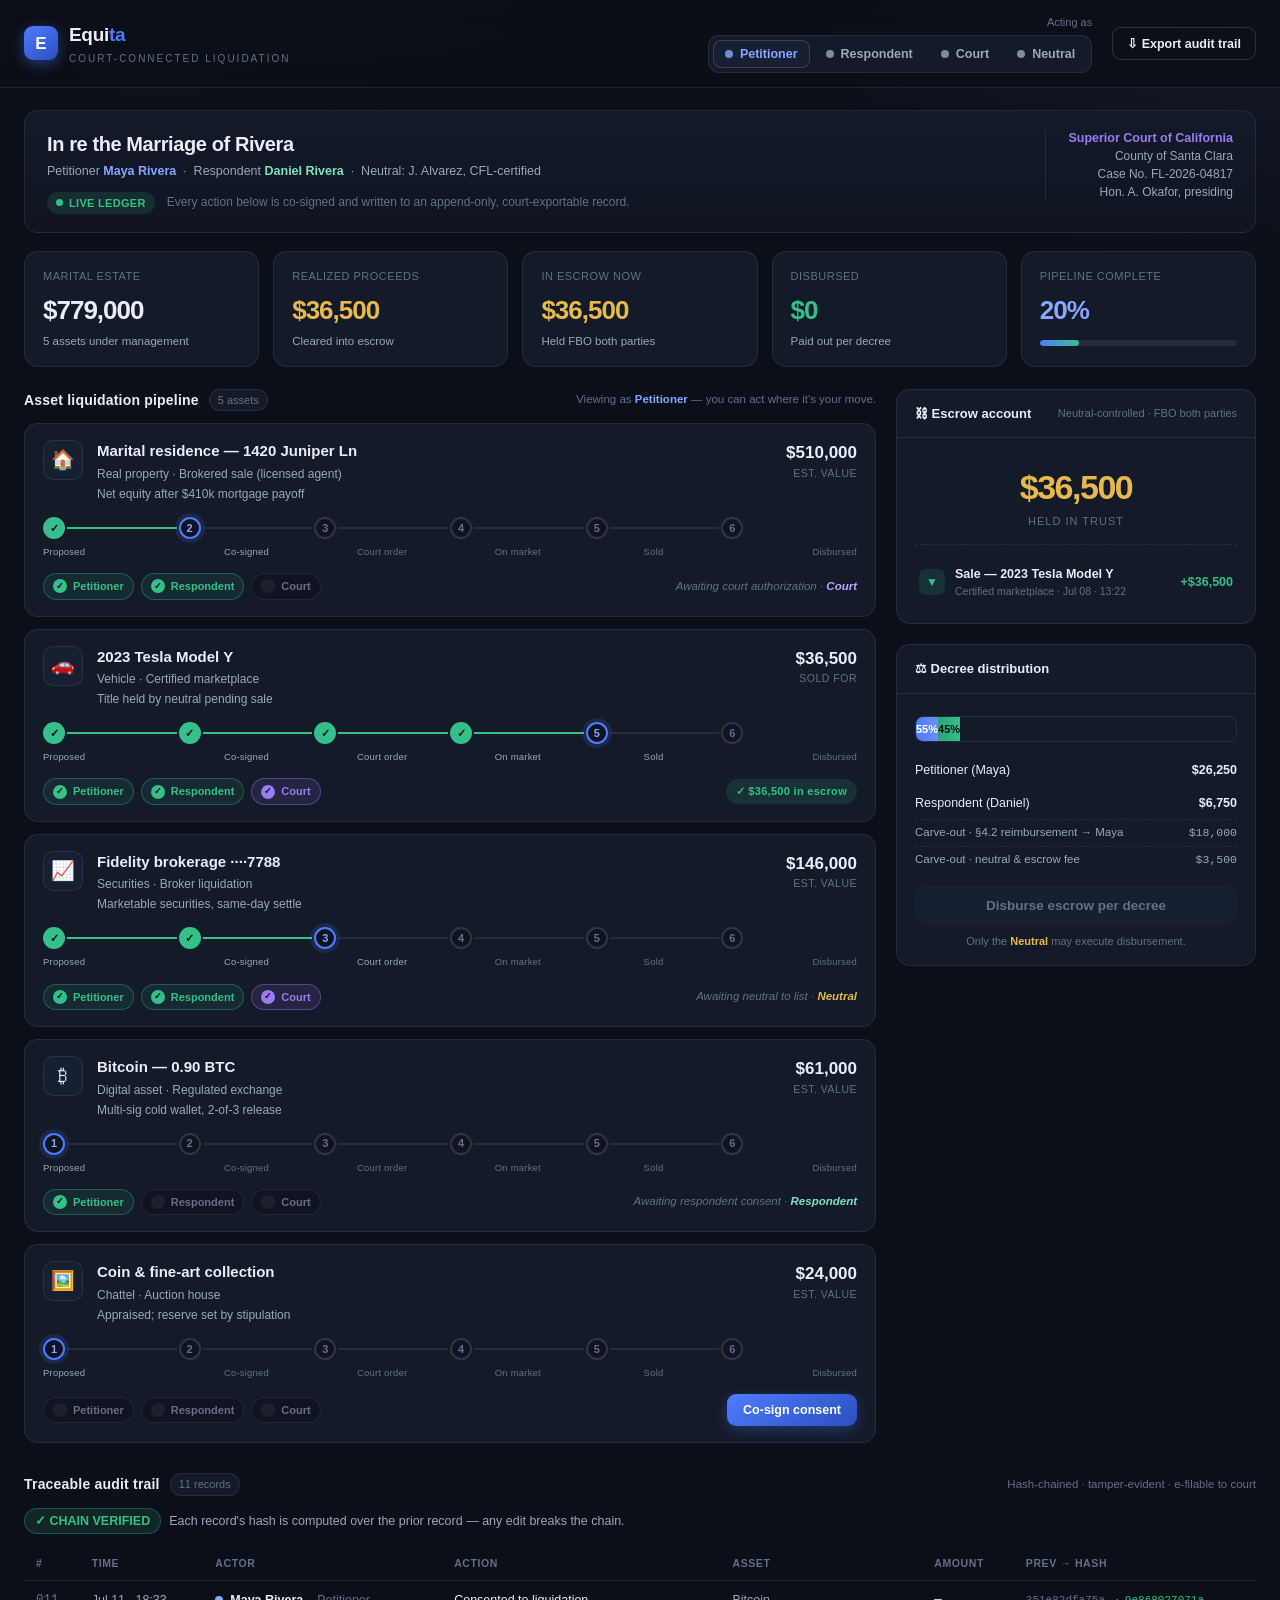
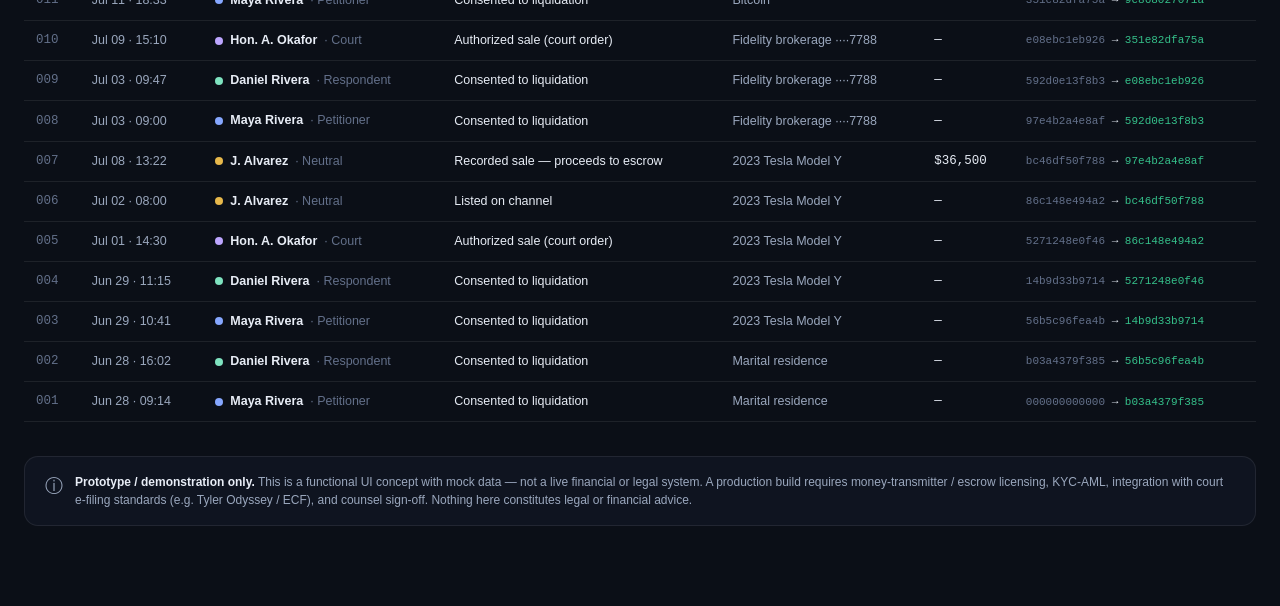
<file: divorce-platform/demo/index.html>
<!DOCTYPE html>
<html lang="en">
<head>
<meta charset="UTF-8">
<meta name="viewport" content="width=device-width, initial-scale=1.0">
<title>Equita — Settle Fairly. Traceably.</title>
<meta name="description" content="Equita liquidates marital assets with a court-connected, traceable money flow: dual-consent, judicial authorization, escrow, and a hash-chained audit trail on one shared ledger.">
<style>
:root {
  --bg:        #0B0F17;
  --bg-2:      #0F1420;
  --panel:     #131A28;
  --panel-2:   #172032;
  --line:      rgba(255,255,255,0.08);
  --line-2:    rgba(255,255,255,0.14);
  --ink:       #E8EDF6;
  --ink-dim:   #9AA7BD;
  --ink-faint: #63708A;
  --brand:     #4F7CFF;   /* trust blue */
  --brand-d:   #2B4FBE;
  --gold:      #E7B84B;   /* money */
  --green:     #35C08A;   /* settled / verified */
  --amber:     #E0A03A;   /* awaiting */
  --violet:    #9A7BF0;   /* court */
  --red:       #E5634D;
  --mono: ui-monospace, SFMono-Regular, "SF Mono", Menlo, Consolas, monospace;
  --sans: -apple-system, BlinkMacSystemFont, "Segoe UI", Roboto, Helvetica, Arial, sans-serif;
  --radius: 14px;
  --shadow: 0 12px 40px rgba(0,0,0,0.35);
}
* { box-sizing: border-box; margin: 0; padding: 0; }
html { font-size: 15px; }
body {
  font-family: var(--sans);
  background:
    radial-gradient(1200px 600px at 12% -10%, rgba(79,124,255,0.10), transparent 60%),
    radial-gradient(1000px 500px at 100% 0%, rgba(154,123,240,0.08), transparent 55%),
    var(--bg);
  color: var(--ink);
  line-height: 1.5;
  min-height: 100vh;
  -webkit-font-smoothing: antialiased;
}
a { color: inherit; }
.mono { font-family: var(--mono); }
.dim { color: var(--ink-dim); }
.faint { color: var(--ink-faint); }

/* ---------- Layout ---------- */
.wrap { max-width: 1280px; margin: 0 auto; padding: 0 24px 80px; }

/* ---------- Header ---------- */
header.top {
  position: sticky; top: 0; z-index: 50;
  backdrop-filter: blur(14px);
  background: rgba(11,15,23,0.82);
  border-bottom: 1px solid var(--line);
}
.top-inner { max-width: 1280px; margin: 0 auto; padding: 14px 24px; display: flex; align-items: center; gap: 20px; flex-wrap: wrap; }
.logo { display: flex; align-items: center; gap: 11px; }
.logo .mark {
  width: 34px; height: 34px; border-radius: 9px;
  background: linear-gradient(145deg, var(--brand), var(--brand-d));
  display: grid; place-items: center; font-weight: 800; color: #fff; font-size: 17px;
  box-shadow: 0 4px 14px rgba(79,124,255,0.4);
}
.logo .name { font-size: 19px; font-weight: 700; letter-spacing: -0.3px; }
.logo .name b { color: var(--brand); }
.logo .tag { font-size: 10px; letter-spacing: 2px; text-transform: uppercase; color: var(--ink-faint); margin-top: 1px; }
.top-spacer { flex: 1; }

/* role switcher */
.roles { display: flex; gap: 4px; background: var(--panel); border: 1px solid var(--line); border-radius: 11px; padding: 4px; }
.role-btn {
  border: 0; background: transparent; color: var(--ink-dim);
  font-family: var(--sans); font-size: 12.5px; font-weight: 600;
  padding: 7px 12px; border-radius: 8px; cursor: pointer; display: flex; align-items: center; gap: 7px;
  transition: background .15s, color .15s;
}
.role-btn .dot { width: 8px; height: 8px; border-radius: 50%; background: currentColor; opacity: .8; }
.role-btn:hover { color: var(--ink); }
.role-btn.active { background: var(--panel-2); color: var(--ink); box-shadow: inset 0 0 0 1px var(--line-2); }
.role-btn[data-role="petitioner"].active { color: #86a7ff; }
.role-btn[data-role="respondent"].active { color: #7fe3c0; }
.role-btn[data-role="court"].active     { color: #bda6ff; }
.role-btn[data-role="neutral"].active    { color: var(--gold); }

.btn {
  border: 1px solid var(--line-2); background: var(--panel); color: var(--ink);
  font-family: var(--sans); font-size: 12.5px; font-weight: 600;
  padding: 8px 14px; border-radius: 9px; cursor: pointer; transition: background .15s, border-color .15s, transform .1s;
}
.btn:hover { background: var(--panel-2); border-color: var(--line-2); }
.btn:active { transform: translateY(1px); }
.btn.ghost { background: transparent; }

/* ---------- Case caption ---------- */
.caption {
  margin: 22px 0 6px; padding: 18px 22px;
  background: linear-gradient(180deg, var(--panel), var(--bg-2));
  border: 1px solid var(--line); border-radius: var(--radius);
  display: flex; gap: 26px; flex-wrap: wrap; align-items: flex-start;
}
.caption h1 { font-size: 20px; font-weight: 700; letter-spacing: -0.4px; }
.caption .sub { font-size: 12.5px; color: var(--ink-dim); margin-top: 3px; }
.caption .court-badge {
  margin-left: auto; text-align: right; font-size: 12px; color: var(--ink-dim);
  border-left: 1px solid var(--line); padding-left: 22px;
}
.caption .court-badge b { color: var(--violet); display: block; font-size: 12.5px; }
.pill {
  display: inline-flex; align-items: center; gap: 6px; font-size: 11px; font-weight: 700;
  padding: 3px 9px; border-radius: 100px; letter-spacing: .3px;
}
.pill.live { background: rgba(53,192,138,0.14); color: var(--green); }
.pill.live .dot { width: 7px; height: 7px; border-radius: 50%; background: var(--green); animation: blink 1.6s infinite; }
@keyframes blink { 0%,100%{opacity:1} 50%{opacity:.3} }

/* ---------- Stat row ---------- */
.stats { display: grid; grid-template-columns: repeat(5, 1fr); gap: 14px; margin: 18px 0 8px; }
.stat { background: var(--panel); border: 1px solid var(--line); border-radius: var(--radius); padding: 16px 18px; }
.stat .k { font-size: 11px; letter-spacing: .5px; text-transform: uppercase; color: var(--ink-faint); }
.stat .v { font-size: 26px; font-weight: 750; letter-spacing: -1px; margin-top: 6px; font-variant-numeric: tabular-nums; }
.stat .v.gold { color: var(--gold); }
.stat .v.green { color: var(--green); }
.stat .v.blue { color: #86a7ff; }
.stat .foot { font-size: 11.5px; color: var(--ink-dim); margin-top: 3px; }
.bar { height: 6px; border-radius: 100px; background: rgba(255,255,255,0.08); margin-top: 10px; overflow: hidden; }
.bar > i { display: block; height: 100%; border-radius: 100px; background: linear-gradient(90deg, var(--brand), var(--green)); transition: width .5s cubic-bezier(.2,1,.3,1); }

/* ---------- Main grid ---------- */
.grid { display: grid; grid-template-columns: 1fr 360px; gap: 20px; margin-top: 22px; align-items: start; }
.col-side { position: sticky; top: 86px; display: flex; flex-direction: column; gap: 20px; }

.section-h { display: flex; align-items: center; gap: 10px; margin-bottom: 12px; }
.section-h h2 { font-size: 14px; font-weight: 700; letter-spacing: .2px; }
.section-h .count { font-size: 11px; color: var(--ink-faint); background: var(--panel); border: 1px solid var(--line); padding: 2px 8px; border-radius: 100px; }
.section-h .hint { margin-left: auto; font-size: 11.5px; color: var(--ink-faint); }

/* ---------- Asset cards ---------- */
.assets { display: flex; flex-direction: column; gap: 12px; }
.asset {
  background: var(--panel); border: 1px solid var(--line); border-radius: var(--radius); padding: 16px 18px;
  transition: border-color .2s, transform .15s;
}
.asset:hover { border-color: var(--line-2); }
.asset.flash { animation: flash .9s ease; }
@keyframes flash { 0%{ box-shadow: 0 0 0 0 rgba(79,124,255,.5);} 100%{ box-shadow: 0 0 0 14px rgba(79,124,255,0);} }
.asset-top { display: flex; align-items: flex-start; gap: 14px; }
.asset-ico {
  width: 40px; height: 40px; border-radius: 10px; flex: none; display: grid; place-items: center; font-size: 19px;
  background: var(--panel-2); border: 1px solid var(--line);
}
.asset-main { flex: 1; min-width: 0; }
.asset-name { font-size: 15px; font-weight: 700; }
.asset-meta { font-size: 12px; color: var(--ink-dim); margin-top: 2px; }
.asset-val { text-align: right; flex: none; }
.asset-val .amt { font-size: 17px; font-weight: 750; font-variant-numeric: tabular-nums; }
.asset-val .lbl { font-size: 10.5px; color: var(--ink-faint); text-transform: uppercase; letter-spacing: .5px; }

/* status ladder */
.ladder { display: flex; align-items: center; gap: 0; margin: 14px 0 4px; }
.step { display: flex; align-items: center; flex: 1; }
.step .node {
  width: 22px; height: 22px; border-radius: 50%; flex: none; display: grid; place-items: center;
  font-size: 11px; font-weight: 700; border: 2px solid var(--line-2); color: var(--ink-faint); background: var(--bg-2);
}
.step .seg { height: 2px; flex: 1; background: var(--line); margin: 0 2px; }
.step.done .node { background: var(--green); border-color: var(--green); color: #04140d; }
.step.done .seg { background: var(--green); }
.step.current .node { border-color: var(--brand); color: #86a7ff; box-shadow: 0 0 0 4px rgba(79,124,255,.15); }
.ladder-labels { display: flex; margin-top: 6px; }
.ladder-labels span { flex: 1; font-size: 9.5px; text-align: center; color: var(--ink-faint); letter-spacing: .2px; }
.ladder-labels span:first-child { text-align: left; }
.ladder-labels span:last-child { text-align: right; }
.ladder-labels span.on { color: var(--ink-dim); }

/* consent + action bar */
.asset-foot { display: flex; align-items: center; gap: 10px; margin-top: 14px; flex-wrap: wrap; }
.consents { display: flex; gap: 7px; }
.chip {
  display: inline-flex; align-items: center; gap: 6px; font-size: 11px; font-weight: 600;
  padding: 4px 9px; border-radius: 100px; border: 1px solid var(--line); color: var(--ink-faint); background: var(--bg-2);
}
.chip .tick { width: 14px; height: 14px; border-radius: 50%; display: grid; place-items: center; font-size: 9px; background: rgba(255,255,255,.06); }
.chip.yes { color: var(--green); border-color: rgba(53,192,138,.35); background: rgba(53,192,138,.10); }
.chip.yes .tick { background: var(--green); color: #04140d; }
.chip.court.yes { color: var(--violet); border-color: rgba(154,123,240,.4); background: rgba(154,123,240,.12); }
.chip.court.yes .tick { background: var(--violet); color: #120a24; }
.action-slot { margin-left: auto; display: flex; align-items: center; gap: 8px; }
.status-tag { font-size: 11px; font-weight: 700; padding: 4px 10px; border-radius: 100px; letter-spacing: .3px; }
.status-tag.done { background: rgba(53,192,138,.14); color: var(--green); }
.status-tag.wait { background: rgba(224,160,58,.14); color: var(--amber); }
.act {
  border: 0; font-family: var(--sans); font-weight: 700; font-size: 12.5px;
  padding: 9px 16px; border-radius: 9px; cursor: pointer; color: #fff;
  background: linear-gradient(145deg, var(--brand), var(--brand-d));
  box-shadow: 0 4px 14px rgba(79,124,255,.3); transition: transform .1s, filter .15s;
}
.act:hover { filter: brightness(1.08); }
.act:active { transform: translateY(1px); }
.act.court { background: linear-gradient(145deg, var(--violet), #6b4fd0); box-shadow: 0 4px 14px rgba(154,123,240,.3); }
.act.gold { background: linear-gradient(145deg, var(--gold), #c9922f); color: #1c1403; box-shadow: 0 4px 14px rgba(231,184,75,.28); }
.await-note { font-size: 11.5px; color: var(--ink-faint); font-style: italic; }

/* ---------- Side panels ---------- */
.panel { background: var(--panel); border: 1px solid var(--line); border-radius: var(--radius); overflow: hidden; }
.panel-h { padding: 14px 18px; border-bottom: 1px solid var(--line); display: flex; align-items: center; gap: 8px; }
.panel-h h3 { font-size: 13px; font-weight: 700; }
.panel-h .r { margin-left: auto; font-size: 11px; color: var(--ink-faint); }
.panel-body { padding: 16px 18px; }

/* escrow */
.escrow-bal { text-align: center; padding: 8px 0 14px; border-bottom: 1px dashed var(--line); margin-bottom: 12px; }
.escrow-bal .n { font-size: 34px; font-weight: 800; color: var(--gold); letter-spacing: -1.5px; font-variant-numeric: tabular-nums; }
.escrow-bal .l { font-size: 11px; text-transform: uppercase; letter-spacing: 1px; color: var(--ink-faint); }
.ledger { display: flex; flex-direction: column; gap: 2px; max-height: 260px; overflow-y: auto; }
.led-row { display: flex; align-items: center; gap: 10px; padding: 8px 4px; border-bottom: 1px solid var(--line); font-size: 12.5px; }
.led-row:last-child { border-bottom: 0; }
.led-ico { width: 26px; height: 26px; border-radius: 7px; flex: none; display: grid; place-items: center; font-size: 12px; }
.led-ico.in { background: rgba(53,192,138,.14); color: var(--green); }
.led-ico.out { background: rgba(229,99,77,.14); color: var(--red); }
.led-txt { flex: 1; min-width: 0; }
.led-txt .t { font-weight: 600; white-space: nowrap; overflow: hidden; text-overflow: ellipsis; }
.led-txt .s { font-size: 10.5px; color: var(--ink-faint); }
.led-amt { font-weight: 700; font-variant-numeric: tabular-nums; }
.led-amt.in { color: var(--green); }
.led-amt.out { color: var(--red); }
.empty { text-align: center; color: var(--ink-faint); font-size: 12px; padding: 18px 0; }

/* decree split */
.split-row { display: flex; align-items: center; justify-content: space-between; font-size: 12.5px; padding: 7px 0; }
.split-bar { height: 26px; border-radius: 8px; overflow: hidden; display: flex; margin: 6px 0 12px; border: 1px solid var(--line); }
.split-bar .a { background: linear-gradient(90deg,#4f7cff,#6b8dff); display: grid; place-items: center; font-size: 11px; font-weight: 800; color: #fff; }
.split-bar .b { background: linear-gradient(90deg,#2aa377,#35c08a); display: grid; place-items: center; font-size: 11px; font-weight: 800; color: #04140d; }
.carve { font-size: 11.5px; color: var(--ink-dim); display: flex; justify-content: space-between; padding: 4px 0; border-top: 1px dashed var(--line); }
.disburse-btn {
  width: 100%; margin-top: 14px; border: 0; padding: 12px; border-radius: 10px; cursor: pointer;
  font-family: var(--sans); font-weight: 800; font-size: 13.5px; color: #1c1403;
  background: linear-gradient(145deg, var(--gold), #c9922f); box-shadow: 0 6px 18px rgba(231,184,75,.3);
}
.disburse-btn:disabled { background: var(--panel-2); color: var(--ink-faint); box-shadow: none; cursor: not-allowed; }

/* ---------- Audit trail ---------- */
.audit { margin-top: 30px; }
.audit-table { width: 100%; border-collapse: collapse; font-size: 12.5px; }
.audit-table th { text-align: left; font-size: 10.5px; text-transform: uppercase; letter-spacing: .6px; color: var(--ink-faint); padding: 8px 12px; border-bottom: 1px solid var(--line); font-weight: 600; }
.audit-table td { padding: 10px 12px; border-bottom: 1px solid var(--line); vertical-align: middle; }
.audit-table tr:hover td { background: rgba(255,255,255,.02); }
.seq { font-family: var(--mono); color: var(--ink-faint); }
.actor-b { display: inline-flex; align-items: center; gap: 7px; font-weight: 600; }
.actor-b .d { width: 8px; height: 8px; border-radius: 50%; }
.hashcell { font-family: var(--mono); font-size: 11px; }
.hashcell .link { color: var(--ink-faint); }
.hashcell .h { color: var(--green); }
.verified-row { display: flex; align-items: center; gap: 8px; margin-bottom: 14px; font-size: 12.5px; color: var(--green); }
.verified-row .badge { background: rgba(53,192,138,.14); border: 1px solid rgba(53,192,138,.3); padding: 3px 10px; border-radius: 100px; font-weight: 700; }

/* toast */
#toast { position: fixed; bottom: 26px; left: 50%; transform: translateX(-50%) translateY(20px); opacity: 0; z-index: 100;
  background: var(--panel-2); border: 1px solid var(--line-2); box-shadow: var(--shadow);
  padding: 12px 18px; border-radius: 11px; font-size: 13px; font-weight: 600; display: flex; align-items: center; gap: 10px;
  transition: opacity .25s, transform .25s; pointer-events: none; max-width: 90vw; }
#toast.show { opacity: 1; transform: translateX(-50%) translateY(0); }
#toast .tico { width: 22px; height: 22px; border-radius: 50%; display: grid; place-items: center; background: var(--green); color: #04140d; font-size: 12px; }

/* disclaimer */
.disc { margin-top: 34px; padding: 16px 20px; border: 1px solid var(--line); border-radius: var(--radius);
  background: var(--bg-2); font-size: 12px; color: var(--ink-dim); display: flex; gap: 12px; }
.disc .i { font-size: 18px; }
.disc b { color: var(--ink); }

@media (max-width: 1000px) {
  .grid { grid-template-columns: 1fr; }
  .col-side { position: static; }
  .stats { grid-template-columns: repeat(2, 1fr); }
}
@media (max-width: 560px) {
  .stats { grid-template-columns: 1fr; }
  .caption .court-badge { margin-left: 0; border-left: 0; padding-left: 0; text-align: left; }
  .audit-wrap { overflow-x: auto; }
}
</style>
</head>
<body>

<header class="top">
  <div class="top-inner">
    <div class="logo">
      <div class="mark">E</div>
      <div>
        <div class="name">Equi<b>ta</b></div>
        <div class="tag">Court-Connected Liquidation</div>
      </div>
    </div>
    <div class="top-spacer"></div>
    <div>
      <div style="font-size:11px; color:var(--ink-faint); text-align:right; margin-bottom:4px;">Acting as</div>
      <div class="roles" id="roles">
        <button class="role-btn active" data-role="petitioner"><span class="dot"></span>Petitioner</button>
        <button class="role-btn" data-role="respondent"><span class="dot"></span>Respondent</button>
        <button class="role-btn" data-role="court"><span class="dot"></span>Court</button>
        <button class="role-btn" data-role="neutral"><span class="dot"></span>Neutral</button>
      </div>
    </div>
    <button class="btn ghost" id="exportBtn">⇩ Export audit trail</button>
  </div>
</header>

<div class="wrap">

  <div class="caption">
    <div>
      <h1>In re the Marriage of Rivera</h1>
      <div class="sub">Petitioner <b style="color:#86a7ff">Maya Rivera</b> &nbsp;·&nbsp; Respondent <b style="color:#7fe3c0">Daniel Rivera</b> &nbsp;·&nbsp; Neutral: J. Alvarez, CFL&#8209;certified</div>
      <div style="margin-top:10px"><span class="pill live"><span class="dot"></span>LIVE LEDGER</span> <span class="faint" style="font-size:12px; margin-left:8px">Every action below is co-signed and written to an append-only, court-exportable record.</span></div>
    </div>
    <div class="court-badge">
      <b>Superior Court of California</b>
      County of Santa Clara<br>
      Case No. FL-2026-04817<br>
      Hon. A. Okafor, presiding
    </div>
  </div>

  <div class="stats" id="stats"></div>

  <div class="grid">
    <div class="col-main">
      <div class="section-h">
        <h2>Asset liquidation pipeline</h2>
        <span class="count" id="assetCount"></span>
        <span class="hint" id="roleHint"></span>
      </div>
      <div class="assets" id="assets"></div>
    </div>

    <div class="col-side">
      <div class="panel">
        <div class="panel-h">
          <h3>⛓ Escrow account</h3>
          <span class="r">Neutral-controlled · FBO both parties</span>
        </div>
        <div class="panel-body">
          <div class="escrow-bal">
            <div class="n" id="escrowBal">$0</div>
            <div class="l">Held in trust</div>
          </div>
          <div class="ledger" id="ledger"></div>
        </div>
      </div>

      <div class="panel">
        <div class="panel-h"><h3>⚖ Decree distribution</h3></div>
        <div class="panel-body">
          <div class="split-bar">
            <div class="a" id="splitA">55%</div>
            <div class="b" id="splitB">45%</div>
          </div>
          <div class="split-row"><span>Petitioner (Maya)</span><b id="shareA">—</b></div>
          <div class="split-row"><span>Respondent (Daniel)</span><b id="shareB">—</b></div>
          <div class="carve"><span>Carve-out · §4.2 reimbursement → Maya</span><span class="mono">$18,000</span></div>
          <div class="carve"><span>Carve-out · neutral &amp; escrow fee</span><span class="mono">$3,500</span></div>
          <button class="disburse-btn" id="disburseBtn" disabled>Disburse escrow per decree</button>
          <div class="faint" style="font-size:11px; margin-top:8px; text-align:center" id="disburseNote">Available once cleared proceeds are in escrow.</div>
        </div>
      </div>
    </div>
  </div>

  <div class="audit">
    <div class="section-h">
      <h2>Traceable audit trail</h2>
      <span class="count" id="auditCount"></span>
      <span class="hint">Hash-chained · tamper-evident · e-filable to court</span>
    </div>
    <div class="verified-row">
      <span class="badge">✓ CHAIN VERIFIED</span>
      <span id="chainNote" class="dim">Each record's hash is computed over the prior record — any edit breaks the chain.</span>
    </div>
    <div class="audit-wrap">
      <table class="audit-table">
        <thead>
          <tr><th>#</th><th>Time</th><th>Actor</th><th>Action</th><th>Asset</th><th>Amount</th><th>prev → hash</th></tr>
        </thead>
        <tbody id="auditBody"></tbody>
      </table>
    </div>
  </div>

  <div class="disc">
    <div class="i">ⓘ</div>
    <div><b>Prototype / demonstration only.</b> This is a functional UI concept with mock data — not a live financial or legal system. A production build requires money-transmitter / escrow licensing, KYC-AML, integration with court e-filing standards (e.g. Tyler Odyssey / ECF), and counsel sign-off. Nothing here constitutes legal or financial advice.</div>
  </div>

</div>

<div id="toast"><span class="tico">✓</span><span id="toastMsg"></span></div>

<script>
"use strict";

/* ---------------- Model ---------------- */
// Deterministic short hash (djb2 → hex) for the tamper-evident chain demo.
function shortHash(str){
  let h = 5381;
  for (let i=0;i<str.length;i++){ h = ((h<<5)+h) ^ str.charCodeAt(i); h = h >>> 0; }
  let h2 = 52711;
  for (let i=str.length-1;i>=0;i--){ h2 = ((h2<<5)+h2) ^ str.charCodeAt(i); h2 = h2 >>> 0; }
  return (h.toString(16).padStart(8,'0') + h2.toString(16).padStart(8,'0')).slice(0,12);
}
const money = n => '$' + Math.round(n).toLocaleString('en-US');

const ROLES = {
  petitioner: { label:'Maya Rivera',  short:'Petitioner', color:'#86a7ff' },
  respondent: { label:'Daniel Rivera',short:'Respondent', color:'#7fe3c0' },
  court:      { label:'Hon. A. Okafor',short:'Court',     color:'#bda6ff' },
  neutral:    { label:'J. Alvarez',   short:'Neutral',    color:'#E7B84B' },
};

// Pipeline stages
const STAGES = ['proposed','consented','authorized','listed','sold','disbursed'];
const STAGE_LABEL = { proposed:'Proposed', consented:'Co-signed', authorized:'Court order', listed:'On market', sold:'Sold', disbursed:'Disbursed' };

const DECREE = { a:0.55, b:0.45, carveMayaReimburse:18000, carveFee:3500 };

// Initial assets (all start "proposed"); seed events below drive them to a mid-flight state.
function initialAssets(){
  return [
    { id:'home',  name:'Marital residence — 1420 Juniper Ln', type:'Real property', channel:'Brokered sale (licensed agent)', ico:'🏠', value:510000, note:'Net equity after $410k mortgage payoff' },
    { id:'tsla',  name:'2023 Tesla Model Y',                  type:'Vehicle',      channel:'Certified marketplace',        ico:'🚗', value:38000,  note:'Title held by neutral pending sale' },
    { id:'fidel', name:'Fidelity brokerage ····7788',         type:'Securities',   channel:'Broker liquidation',           ico:'📈', value:146000, note:'Marketable securities, same-day settle' },
    { id:'btc',   name:'Bitcoin — 0.90 BTC',                  type:'Digital asset',channel:'Regulated exchange',           ico:'₿',  value:61000,  note:'Multi-sig cold wallet, 2-of-3 release' },
    { id:'art',   name:'Coin & fine-art collection',          type:'Chattel',      channel:'Auction house',                ico:'🖼️', value:24000,  note:'Appraised; reserve set by stipulation' },
  ];
}

// Seed event log — replayed at load to build a realistic in-progress board.
const SEED = [
  { role:'petitioner', action:'consent', asset:'home', t:'Jun 28 · 09:14' },
  { role:'respondent', action:'consent', asset:'home', t:'Jun 28 · 16:02' },
  { role:'petitioner', action:'consent', asset:'tsla', t:'Jun 29 · 10:41' },
  { role:'respondent', action:'consent', asset:'tsla', t:'Jun 29 · 11:15' },
  { role:'court',      action:'authorize', asset:'tsla', t:'Jul 01 · 14:30' },
  { role:'neutral',    action:'list',    asset:'tsla', t:'Jul 02 · 08:00' },
  { role:'neutral',    action:'sell',    asset:'tsla', amount:36500, t:'Jul 08 · 13:22' },
  { role:'petitioner', action:'consent', asset:'fidel', t:'Jul 03 · 09:00' },
  { role:'respondent', action:'consent', asset:'fidel', t:'Jul 03 · 09:47' },
  { role:'court',      action:'authorize', asset:'fidel', t:'Jul 09 · 15:10' },
  { role:'petitioner', action:'consent', asset:'btc', t:'Jul 11 · 18:33' },
];

const ACTIONS = {
  consent:   { verb:'Consented to liquidation' },
  authorize: { verb:'Authorized sale (court order)' },
  list:      { verb:'Listed on channel' },
  sell:      { verb:'Recorded sale — proceeds to escrow' },
  disburse:  { verb:'Disbursed per decree' },
};

let state;
function fresh(){
  return {
    role: 'petitioner',
    assets: initialAssets().map(a => ({ ...a, status:'proposed', consents:{petitioner:false,respondent:false,court:false}, proceeds:null })),
    escrow: 0,
    ledger: [],
    audit: [],
    disbursed: false,
  };
}

/* ---------------- Reducer ---------------- */
function apply(ev, isSeed){
  const a = state.assets.find(x => x.id === ev.asset);
  const time = ev.t || nowLabel();
  let amount = null, assetName = a ? a.name.split(' — ')[0] : '—';

  if (ev.action === 'consent'){
    a.consents[ev.role] = true;
    if (a.consents.petitioner && a.consents.respondent && a.status === 'proposed') a.status = 'consented';
  } else if (ev.action === 'authorize'){
    a.consents.court = true; a.status = 'authorized';
  } else if (ev.action === 'list'){
    a.status = 'listed';
  } else if (ev.action === 'sell'){
    a.status = 'sold'; a.proceeds = ev.amount; amount = ev.amount;
    state.escrow += ev.amount;
    state.ledger.push({ dir:'in', label:'Sale — '+assetName, sub:a.channel, amount:ev.amount, t:time });
  } else if (ev.action === 'disburse'){
    amount = ev.amount;
  }

  // Append to hash chain
  const prev = state.audit.length ? state.audit[state.audit.length-1].hash : '000000000000';
  const seq = state.audit.length + 1;
  const payload = JSON.stringify({ seq, role:ev.role, action:ev.action, asset:ev.asset||null, amount, time });
  const hash = shortHash(prev + payload);
  state.audit.push({ seq, role:ev.role, action:ev.action, verb: ACTIONS[ev.action].verb, asset:assetName, amount, t:time, prev, hash });
}

function nowLabel(){
  const d = new Date();
  const mon = d.toLocaleString('en-US',{month:'short'});
  const day = String(d.getDate()).padStart(2,'0');
  const hh = String(d.getHours()).padStart(2,'0');
  const mm = String(d.getMinutes()).padStart(2,'0');
  return `${mon} ${day} · ${hh}:${mm}`;
}

/* ---------------- Action resolution ---------------- */
// What single next action does this asset need, and who may perform it?
function pending(a){
  if (a.status === 'proposed'){
    if (!a.consents.petitioner) return { action:'consent', role:'petitioner', desc:'Awaiting petitioner consent' };
    if (!a.consents.respondent) return { action:'consent', role:'respondent', desc:'Awaiting respondent consent' };
  }
  if (a.status === 'consented') return { action:'authorize', role:'court', desc:'Awaiting court authorization' };
  if (a.status === 'authorized') return { action:'list', role:'neutral', desc:'Awaiting neutral to list' };
  if (a.status === 'listed') return { action:'sell', role:'neutral', desc:'On market — neutral records sale' };
  return null; // sold / disbursed
}

const ACT_LABEL = {
  consent:'Co-sign consent',
  authorize:'Sign court order',
  list:'List on channel',
  sell:'Record sale',
};

/* ---------------- Render ---------------- */
function render(flashId){
  renderStats();
  renderAssets(flashId);
  renderEscrow();
  renderDecree();
  renderAudit();
}

function renderStats(){
  const totalEst = state.assets.reduce((s,a)=>s+a.value,0);
  const realized = state.assets.filter(a=>a.status==='sold'||a.status==='disbursed').reduce((s,a)=>s+(a.proceeds||0),0);
  const disbursedOut = state.ledger.filter(l=>l.dir==='out').reduce((s,l)=>s+l.amount,0);
  const done = state.assets.filter(a=>a.status==='disbursed'||a.status==='sold').length;
  const pct = Math.round(done/state.assets.length*100);
  const el = document.getElementById('stats');
  el.innerHTML = `
    <div class="stat"><div class="k">Marital estate</div><div class="v">${money(totalEst)}</div><div class="foot">${state.assets.length} assets under management</div></div>
    <div class="stat"><div class="k">Realized proceeds</div><div class="v gold">${money(realized)}</div><div class="foot">Cleared into escrow</div></div>
    <div class="stat"><div class="k">In escrow now</div><div class="v gold">${money(state.escrow)}</div><div class="foot">Held FBO both parties</div></div>
    <div class="stat"><div class="k">Disbursed</div><div class="v green">${money(disbursedOut)}</div><div class="foot">Paid out per decree</div></div>
    <div class="stat"><div class="k">Pipeline complete</div><div class="v blue">${pct}%</div><div class="bar"><i style="width:${pct}%"></i></div></div>
  `;
}

function renderAssets(flashId){
  const wrap = document.getElementById('assets');
  document.getElementById('assetCount').textContent = state.assets.length + ' assets';
  const r = state.role;
  document.getElementById('roleHint').innerHTML = 'Viewing as <b style="color:'+ROLES[r].color+'">'+ROLES[r].short+'</b> — you can act where it\'s your move.';
  wrap.innerHTML = state.assets.map(a => assetCard(a, flashId)).join('');
  // wire buttons
  wrap.querySelectorAll('[data-act]').forEach(btn=>{
    btn.addEventListener('click', ()=> onAction(btn.dataset.asset, btn.dataset.act, btn.dataset.role));
  });
}

function ladder(a){
  const idx = STAGES.indexOf(a.status);
  return `<div class="ladder">` + STAGES.map((s,i)=>{
    const cls = i < idx ? 'done' : (i === idx ? 'current' : '');
    const inner = i < idx ? '✓' : (i+1);
    const seg = i < STAGES.length-1 ? '<div class="seg"></div>' : '';
    return `<div class="step ${cls}"><div class="node">${inner}</div>${seg}</div>`;
  }).join('') + `</div>
  <div class="ladder-labels">` + STAGES.map((s,i)=>`<span class="${i<=idx?'on':''}">${STAGE_LABEL[s]}</span>`).join('') + `</div>`;
}

function consentChips(a){
  const c = (key,label,cls)=>{
    const yes = a.consents[key];
    return `<span class="chip ${cls} ${yes?'yes':''}"><span class="tick">${yes?'✓':''}</span>${label}</span>`;
  };
  return `<div class="consents">
    ${c('petitioner','Petitioner','')}
    ${c('respondent','Respondent','')}
    ${c('court','Court','court')}
  </div>`;
}

function assetCard(a, flashId){
  const p = pending(a);
  let slot;
  if (a.status === 'disbursed'){
    slot = `<span class="status-tag done">✓ Disbursed</span>`;
  } else if (a.status === 'sold'){
    slot = `<span class="status-tag done">✓ ${money(a.proceeds)} in escrow</span>`;
  } else if (p){
    if (p.role === state.role){
      const cls = p.action==='authorize' ? 'court' : (p.action==='sell' ? 'gold' : '');
      const label = p.action==='sell' ? 'Record sale ▸' : ACT_LABEL[p.action];
      slot = `<button class="act ${cls}" data-act="${p.action}" data-asset="${a.id}" data-role="${p.role}">${label}</button>`;
    } else {
      slot = `<span class="await-note">${p.desc} · <b style="color:${ROLES[p.role].color}">${ROLES[p.role].short}</b></span>`;
    }
  }
  return `<div class="asset ${flashId===a.id?'flash':''}">
    <div class="asset-top">
      <div class="asset-ico">${a.ico}</div>
      <div class="asset-main">
        <div class="asset-name">${a.name}</div>
        <div class="asset-meta">${a.type} · ${a.channel}</div>
        <div class="asset-meta faint" style="margin-top:2px">${a.note}</div>
      </div>
      <div class="asset-val"><div class="amt">${money(a.proceeds!=null?a.proceeds:a.value)}</div><div class="lbl">${a.proceeds!=null?'sold for':'est. value'}</div></div>
    </div>
    ${ladder(a)}
    <div class="asset-foot">
      ${consentChips(a)}
      <div class="action-slot">${slot||''}</div>
    </div>
  </div>`;
}

function renderEscrow(){
  document.getElementById('escrowBal').textContent = money(state.escrow);
  const l = document.getElementById('ledger');
  if (!state.ledger.length){ l.innerHTML = '<div class="empty">No movements yet.</div>'; return; }
  l.innerHTML = state.ledger.slice().reverse().map(e=>`
    <div class="led-row">
      <div class="led-ico ${e.dir}">${e.dir==='in'?'▼':'▲'}</div>
      <div class="led-txt"><div class="t">${e.label}</div><div class="s">${e.sub} · ${e.t}</div></div>
      <div class="led-amt ${e.dir}">${e.dir==='in'?'+':'−'}${money(e.amount)}</div>
    </div>`).join('');
}

function renderDecree(){
  document.getElementById('splitA').textContent = Math.round(DECREE.a*100)+'%';
  document.getElementById('splitB').textContent = Math.round(DECREE.b*100)+'%';
  // projected shares from current escrow
  const distributable = Math.max(0, state.escrow - DECREE.carveMayaReimburse - DECREE.carveFee);
  const shareA = state.escrow>0 ? DECREE.carveMayaReimburse + distributable*DECREE.a : 0;
  const shareB = state.escrow>0 ? distributable*DECREE.b : 0;
  document.getElementById('shareA').textContent = state.escrow>0 ? money(shareA) : '—';
  document.getElementById('shareB').textContent = state.escrow>0 ? money(shareB) : '—';
  const btn = document.getElementById('disburseBtn');
  const canDisburse = state.escrow > 0 && state.role === 'neutral';
  btn.disabled = !canDisburse;
  const note = document.getElementById('disburseNote');
  if (state.escrow <= 0) note.textContent = 'Available once cleared proceeds are in escrow.';
  else if (state.role !== 'neutral') note.innerHTML = 'Only the <b style="color:var(--gold)">Neutral</b> may execute disbursement.';
  else note.textContent = 'Ready — splits computed from the decree.';
}

function renderAudit(){
  document.getElementById('auditCount').textContent = state.audit.length + ' records';
  const b = document.getElementById('auditBody');
  b.innerHTML = state.audit.slice().reverse().map(r=>{
    const role = ROLES[r.role];
    return `<tr>
      <td class="seq">${String(r.seq).padStart(3,'0')}</td>
      <td class="dim">${r.t}</td>
      <td><span class="actor-b"><span class="d" style="background:${role.color}"></span>${role.label}<span class="faint" style="font-weight:400"> · ${role.short}</span></span></td>
      <td>${r.verb}</td>
      <td class="dim">${r.asset}</td>
      <td class="mono">${r.amount!=null?money(r.amount):'—'}</td>
      <td class="hashcell"><span class="link">${r.prev}</span> → <span class="h">${r.hash}</span></td>
    </tr>`;
  }).join('');
}

/* ---------------- Interactions ---------------- */
function onAction(assetId, action, role){
  // Guard: the acting role must match current role
  if (role !== state.role){ toast('Switch to the '+ROLES[role].short+' role to take this action.'); return; }
  const a = state.assets.find(x=>x.id===assetId);

  if (action === 'sell'){
    const est = a.value;
    const input = prompt(`Record sale of "${a.name.split(' — ')[0]}"\n\nEnter final sale proceeds (net):`, String(est));
    if (input === null) return;
    const amt = Math.round(Number(String(input).replace(/[^0-9.]/g,'')));
    if (!amt || amt <= 0){ toast('Enter a valid amount.'); return; }
    apply({ role, action:'sell', asset:assetId, amount:amt });
    toast(money(amt)+' recorded → escrow.');
  } else {
    apply({ role, action, asset:assetId });
    const msgs = { consent:'Consent co-signed to the ledger.', authorize:'Court order written to the record.', list:'Asset listed on channel.' };
    toast(msgs[action] || 'Recorded.');
  }
  render(assetId);
}

function onDisburse(){
  if (state.role !== 'neutral'){ toast('Only the Neutral may disburse.'); return; }
  if (state.escrow <= 0) return;
  const pool = state.escrow;
  const distributable = Math.max(0, pool - DECREE.carveMayaReimburse - DECREE.carveFee);
  const shareA = DECREE.carveMayaReimburse + distributable*DECREE.a;
  const shareB = distributable*DECREE.b;

  // fee out
  state.ledger.push({ dir:'out', label:'Neutral & escrow fee', sub:'Decree §5.1', amount:DECREE.carveFee, t:nowLabel() });
  state.ledger.push({ dir:'out', label:'Disbursement → Maya (Petitioner)', sub:'§4.2 reimbursement + '+Math.round(DECREE.a*100)+'% share', amount:Math.round(shareA), t:nowLabel() });
  state.ledger.push({ dir:'out', label:'Disbursement → Daniel (Respondent)', sub:Math.round(DECREE.b*100)+'% share', amount:Math.round(shareB), t:nowLabel() });
  state.escrow = 0;
  state.assets.forEach(a=>{ if (a.status==='sold') a.status='disbursed'; });
  apply({ role:'neutral', action:'disburse', asset:null, amount:Math.round(pool) });
  toast(money(pool)+' disbursed per decree.');
  render();
}

function setRole(r){
  state.role = r;
  document.querySelectorAll('.role-btn').forEach(b=> b.classList.toggle('active', b.dataset.role===r));
  render();
}

function toast(msg){
  const t = document.getElementById('toast');
  document.getElementById('toastMsg').textContent = msg;
  t.classList.add('show');
  clearTimeout(toast._t);
  toast._t = setTimeout(()=> t.classList.remove('show'), 2600);
}

function exportAudit(){
  const rows = state.audit.map(r=>({
    seq:r.seq, time:r.t, actor:ROLES[r.role].label, role:ROLES[r.role].short,
    action:r.verb, asset:r.asset, amount:r.amount, prev_hash:r.prev, hash:r.hash
  }));
  const doc = {
    case:'FL-2026-04817', caption:'In re the Marriage of Rivera',
    court:'Superior Court of California, County of Santa Clara',
    generated: nowLabel(), record_count: rows.length, chain_algorithm:'demo-djb2-128',
    records: rows
  };
  const blob = new Blob([JSON.stringify(doc,null,2)], {type:'application/json'});
  const url = URL.createObjectURL(blob);
  const link = document.createElement('a');
  link.href = url; link.download = 'rivera-audit-trail.json'; link.click();
  URL.revokeObjectURL(url);
  toast('Audit trail exported (court-ready JSON).');
}

/* ---------------- Boot ---------------- */
function boot(){
  state = fresh();
  SEED.forEach(ev => apply(ev, true));
  document.getElementById('roles').addEventListener('click', e=>{
    const b = e.target.closest('.role-btn'); if (b) setRole(b.dataset.role);
  });
  document.getElementById('disburseBtn').addEventListener('click', onDisburse);
  document.getElementById('exportBtn').addEventListener('click', exportAudit);
  render();
}
boot();
</script>
</body>
</html>
</file>
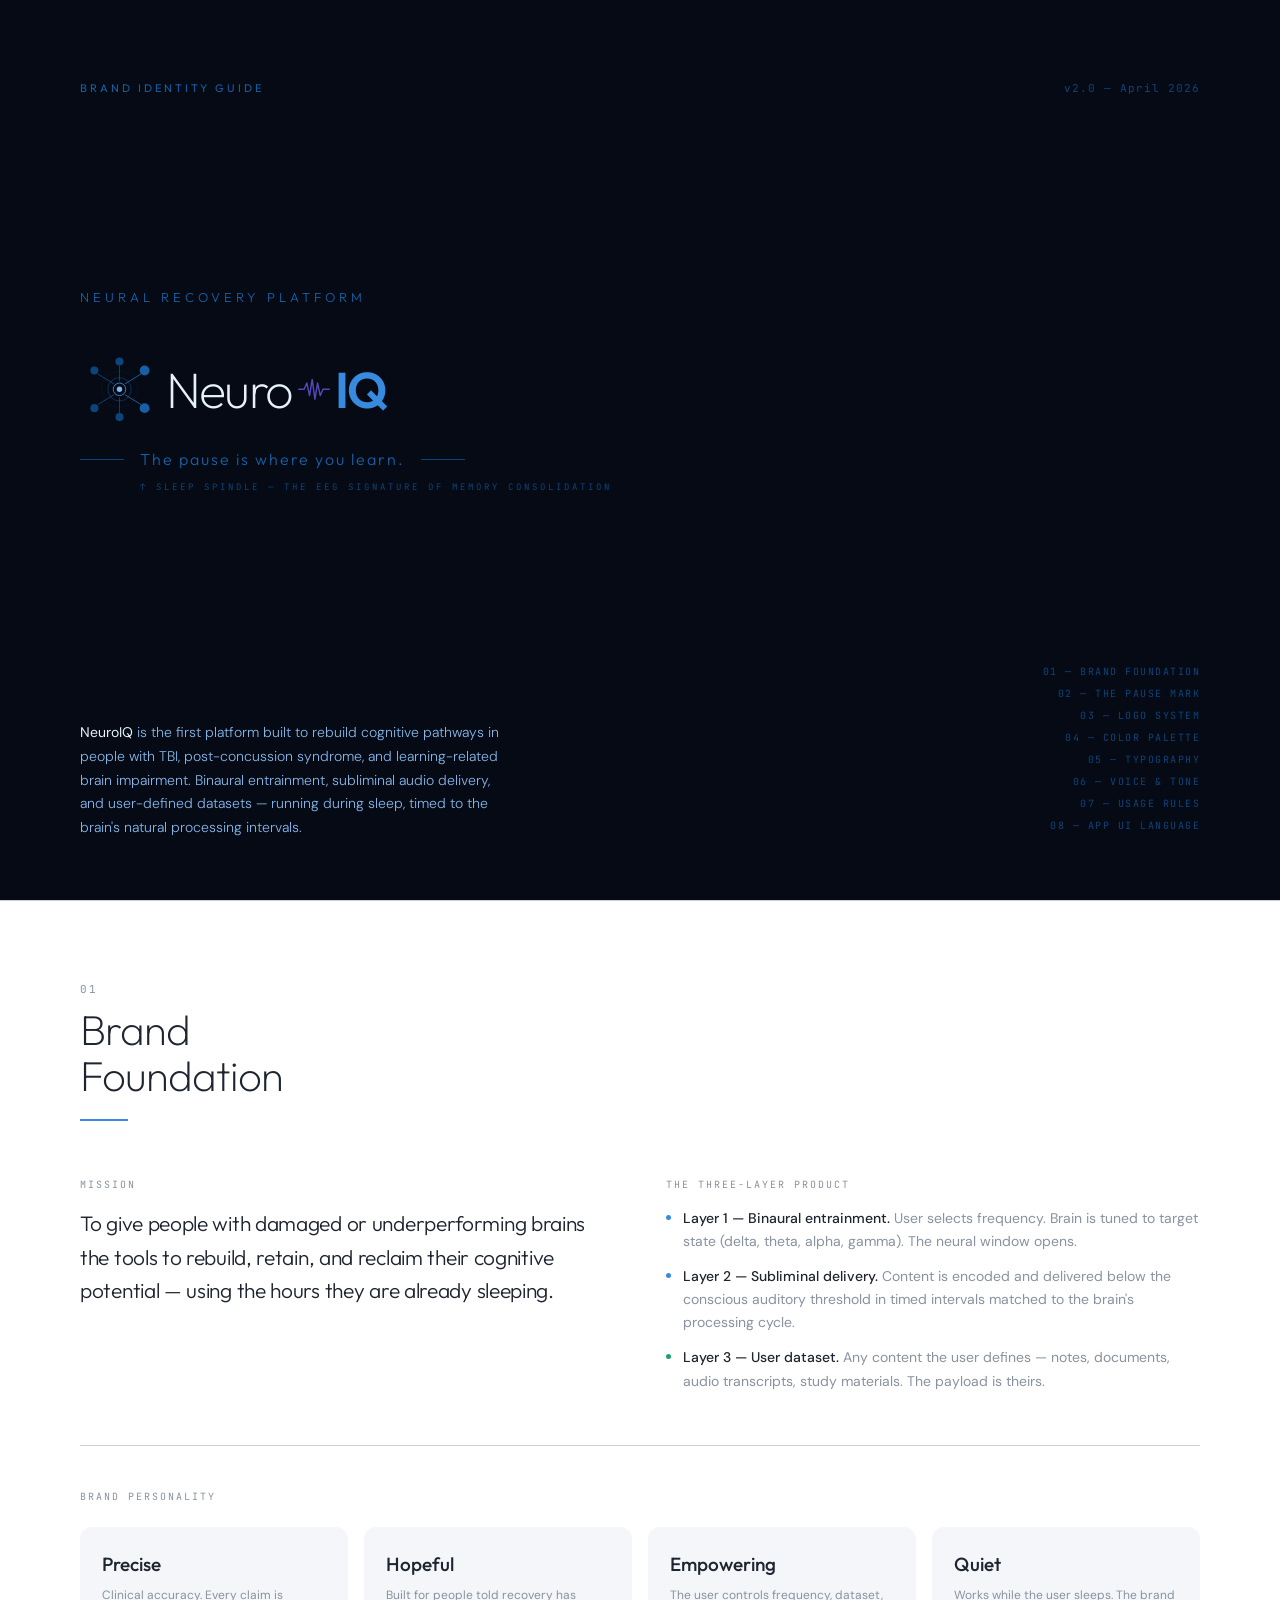
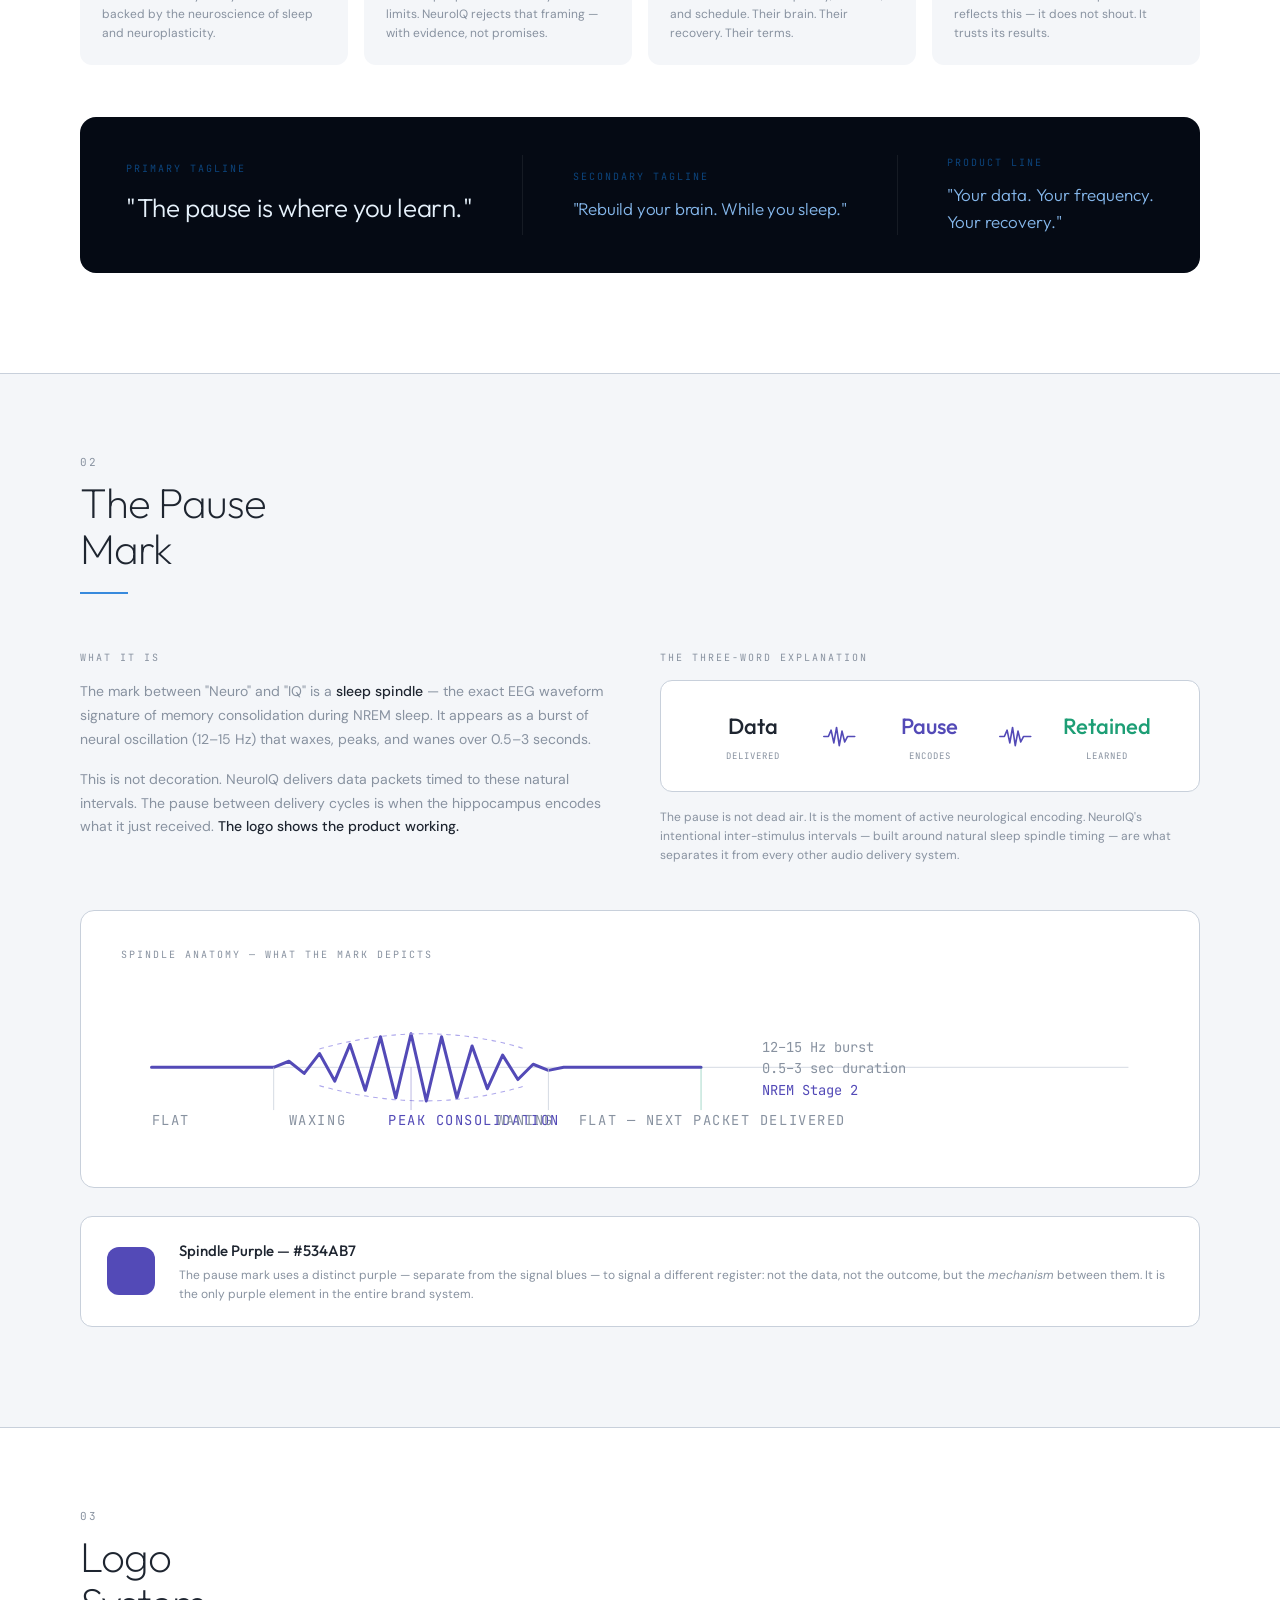
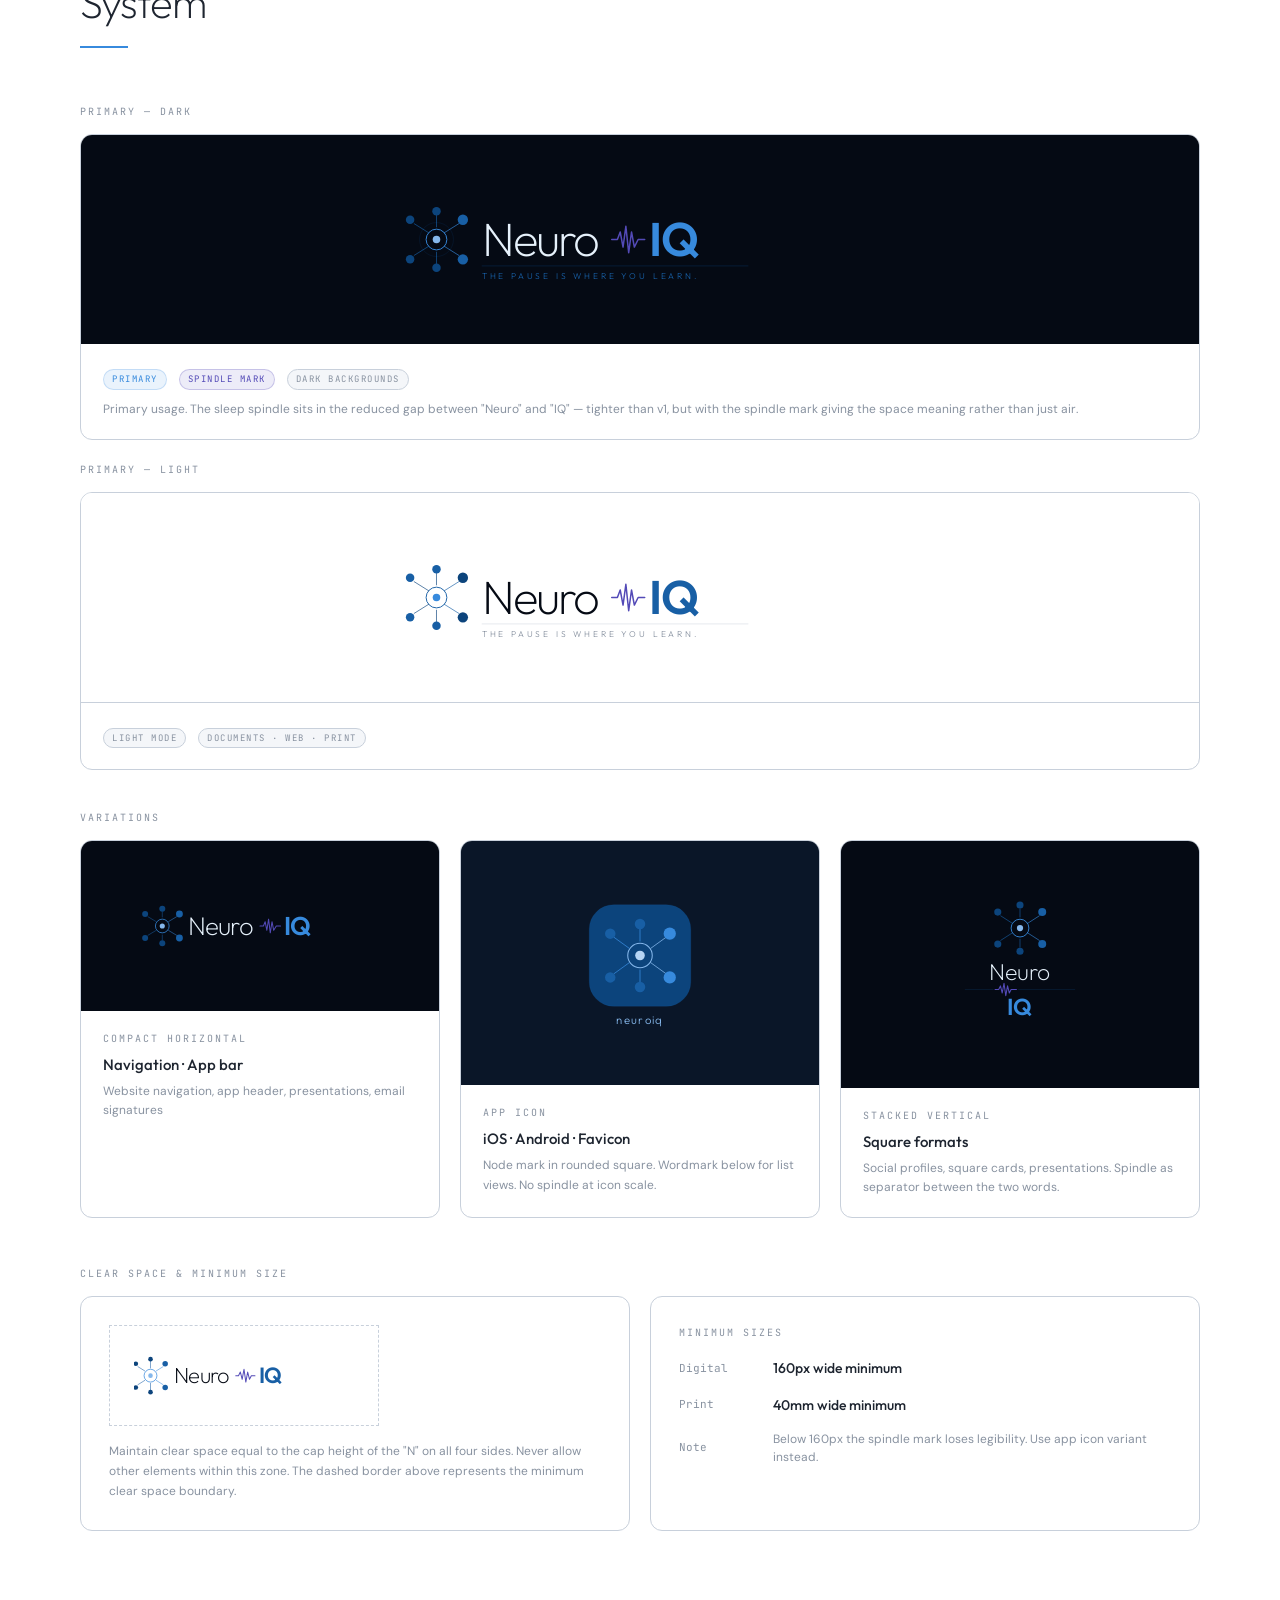
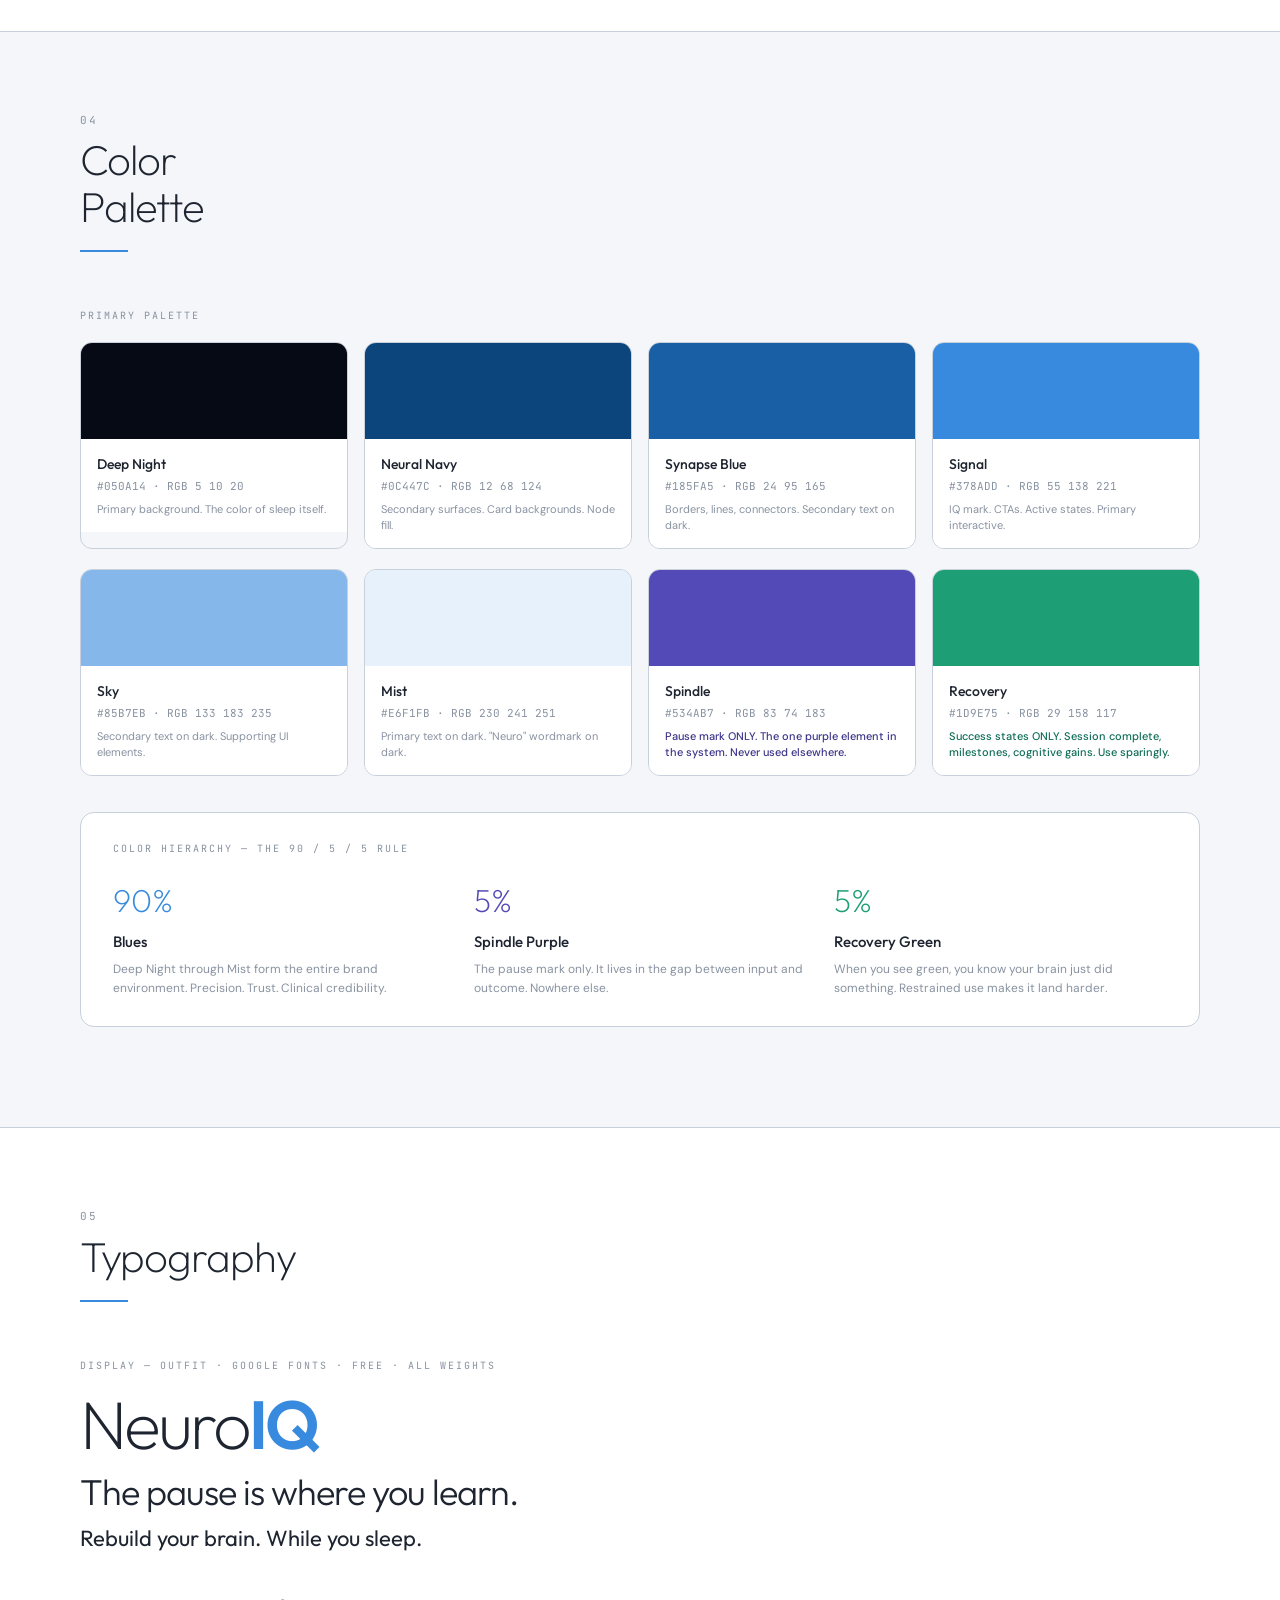
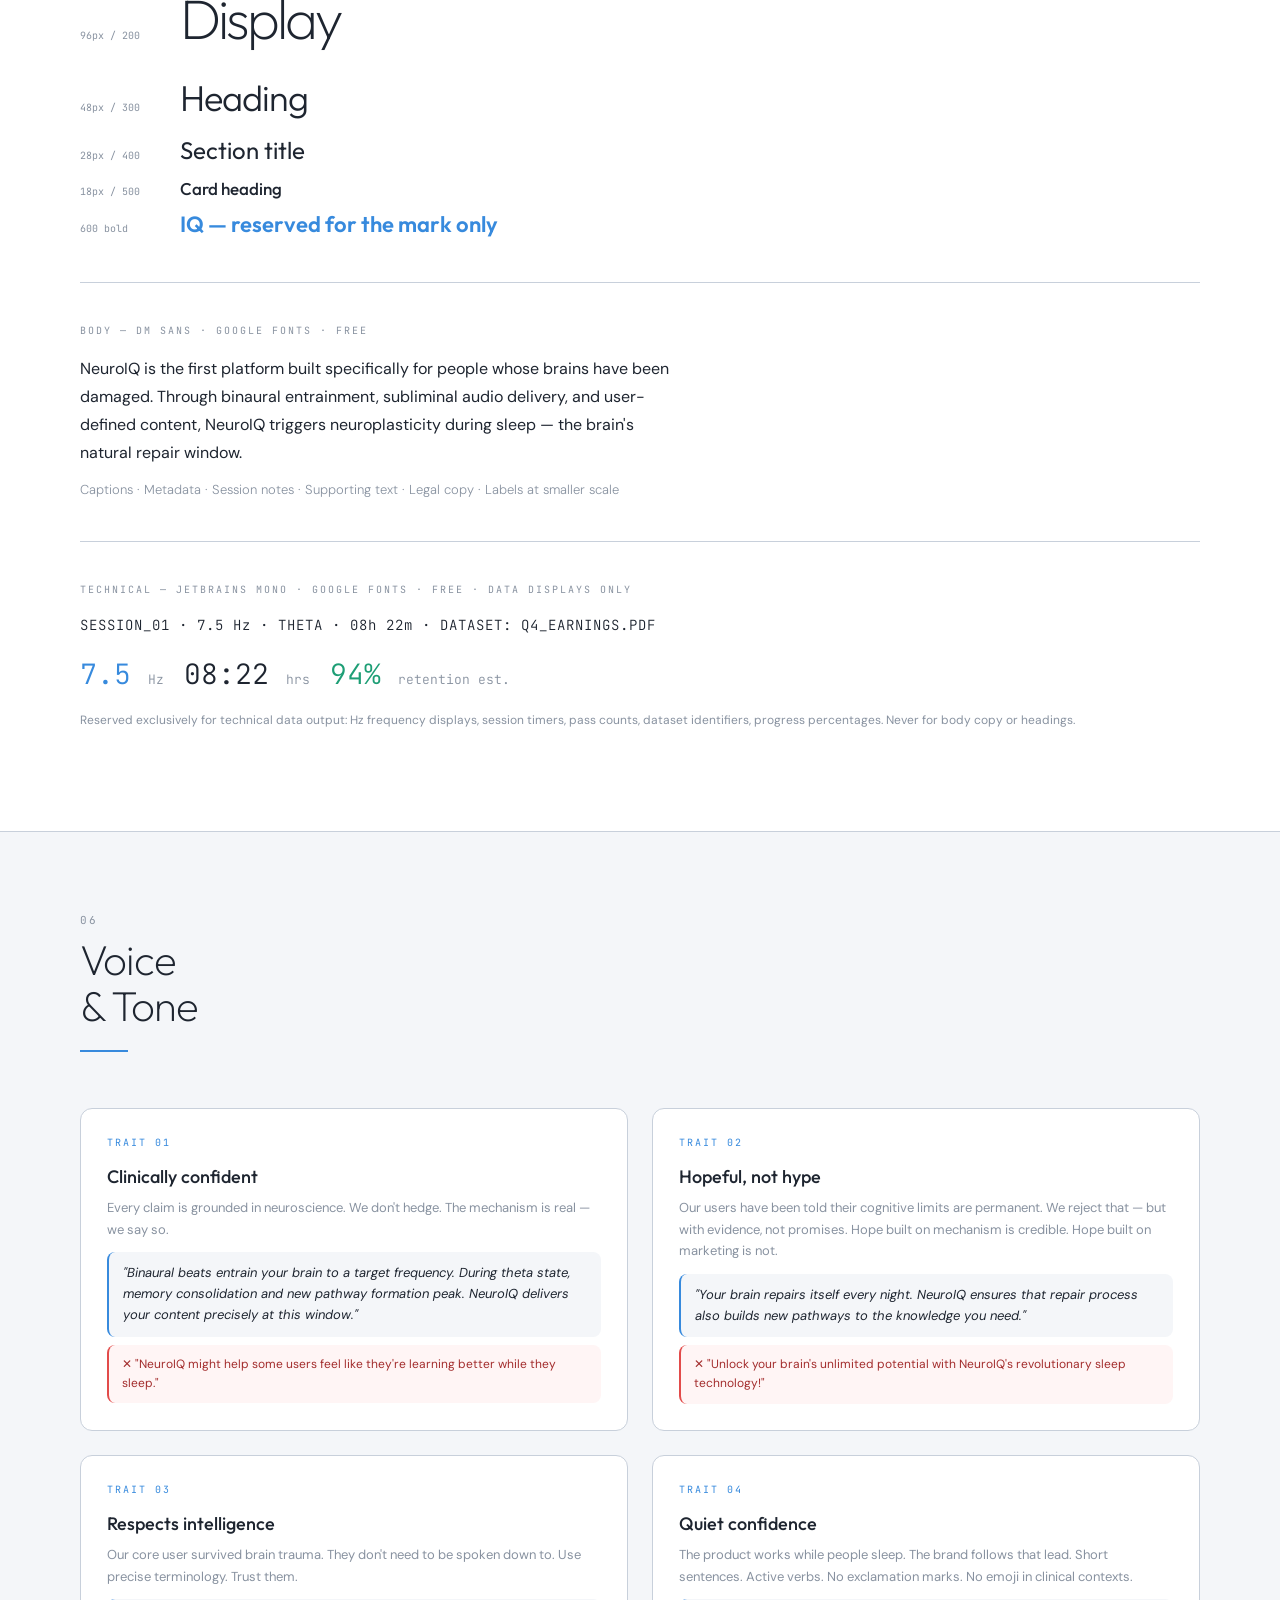
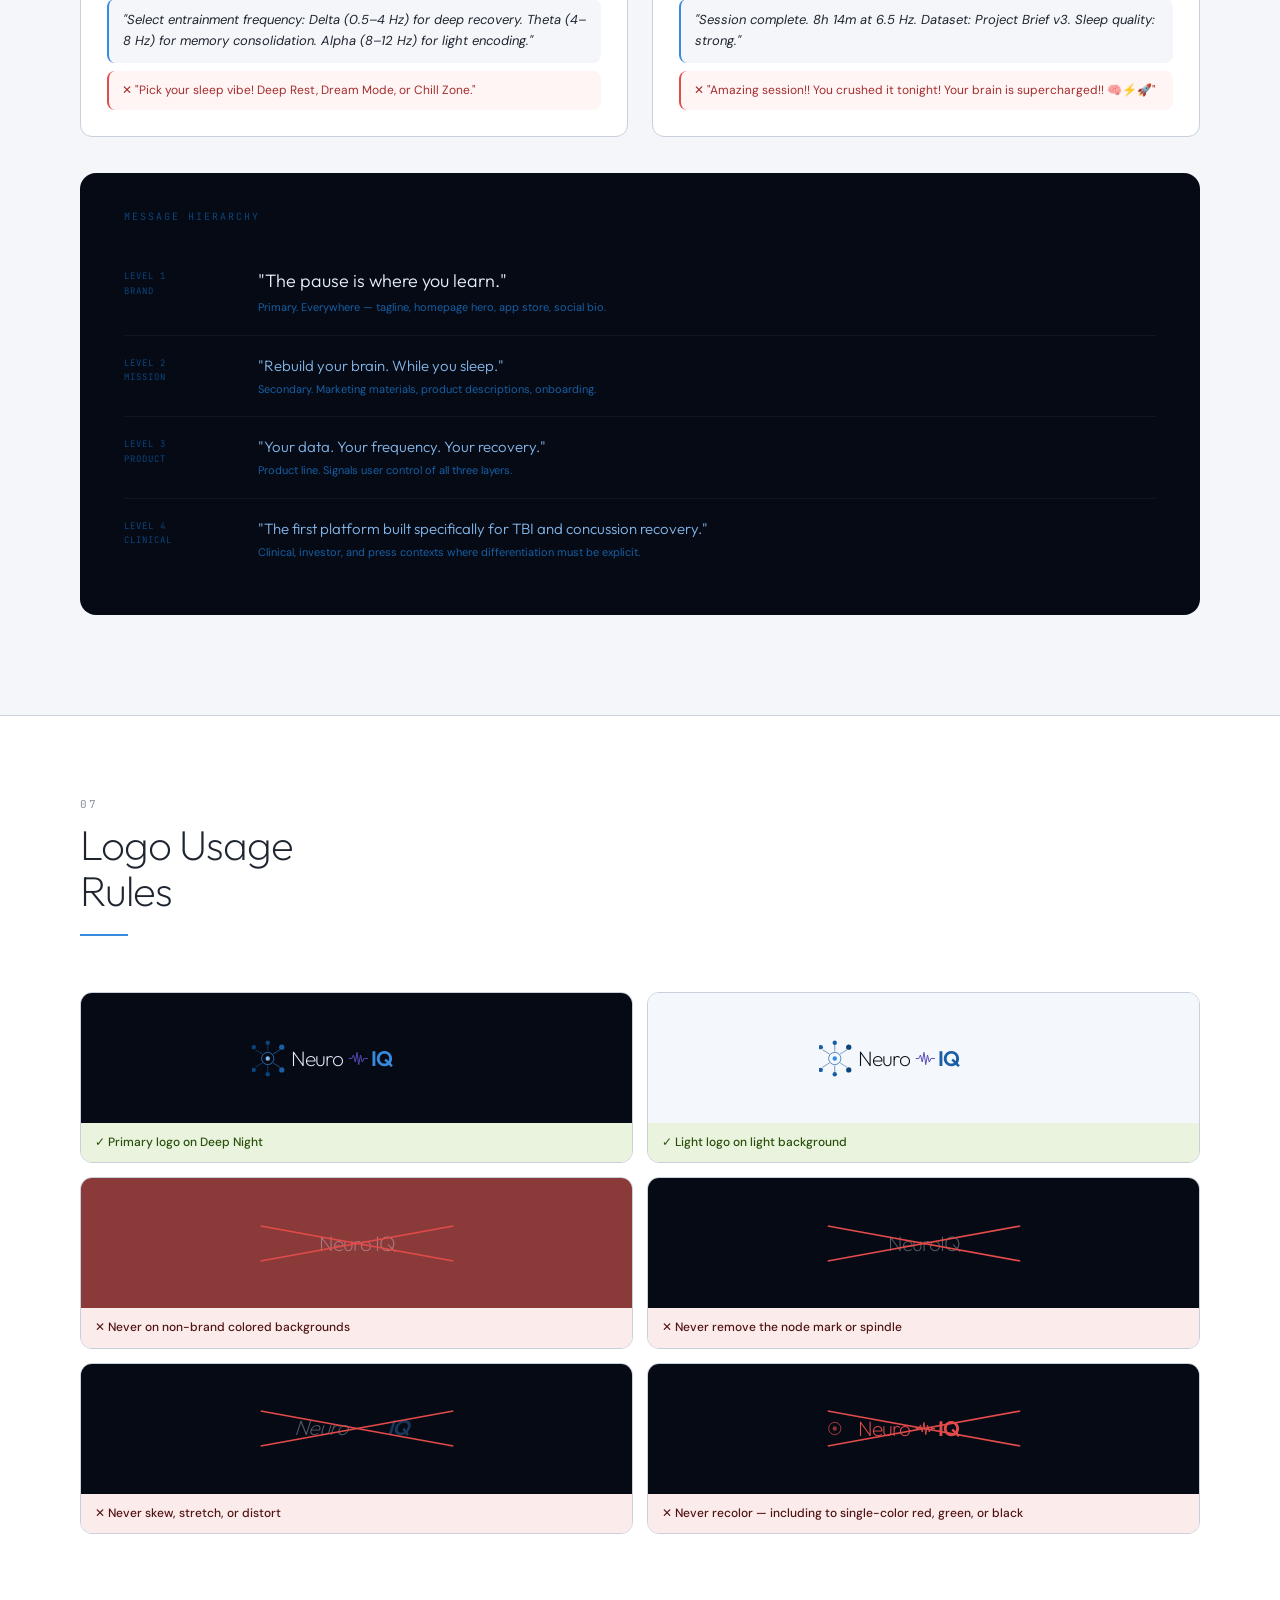
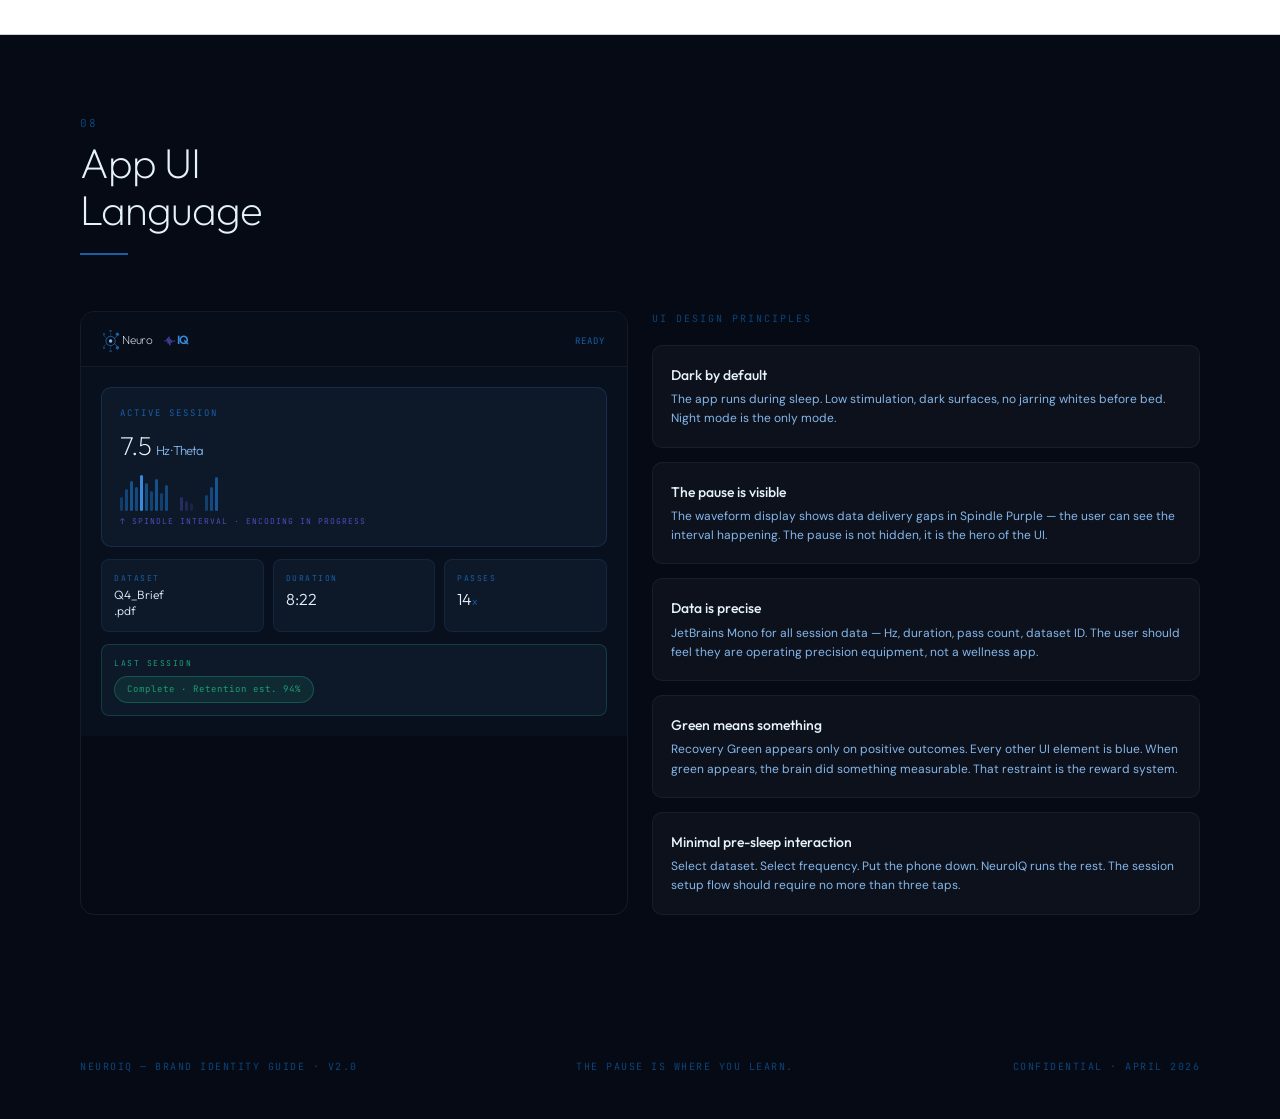
<file: assets/brand/NeuroIQ_Brand_Guide_v2.html>
<!DOCTYPE html>
<html lang="en">
<head>
<meta charset="UTF-8">
<meta name="viewport" content="width=device-width, initial-scale=1.0">
<title>NeuroIQ — Brand Guide v2</title>
<link href="https://fonts.googleapis.com/css2?family=Outfit:wght@200;300;400;500;600;700&family=DM+Sans:ital,opsz,wght@0,9..40,300;0,9..40,400;0,9..40,500;1,9..40,300;1,9..40,400&family=JetBrains+Mono:wght@300;400;500&display=swap" rel="stylesheet">
<style>
  *, *::before, *::after { box-sizing: border-box; margin: 0; padding: 0; }
  :root {
    --night:    #050A14;
    --navy:     #0C447C;
    --synapse:  #185FA5;
    --signal:   #378ADD;
    --sky:      #85B7EB;
    --mist:     #E6F1FB;
    --spindle:  #534AB7;
    --recovery: #1D9E75;
    --recover2: #9FE1CB;
    --white:    #FFFFFF;
    --gray100:  #F4F6F9;
    --gray300:  #C8D0DB;
    --gray500:  #8892A0;
    --gray800:  #1E2530;
    --font-display: 'Outfit', sans-serif;
    --font-body: 'DM Sans', sans-serif;
    --font-mono: 'JetBrains Mono', monospace;
  }
  html { font-size: 16px; }
  body { font-family: var(--font-body); background: var(--white); color: var(--gray800); line-height: 1.6; }
  .page { min-height: 100vh; position: relative; }
  .page + .page { border-top: 1px solid var(--gray300); }

  /* COVER */
  .cover { background: var(--night); display: flex; flex-direction: column; justify-content: space-between; padding: 80px 80px 60px; min-height: 100vh; }
  .cover-top { display: flex; justify-content: space-between; align-items: flex-start; }
  .cover-label { font-family: var(--font-display); font-size: 11px; font-weight: 400; letter-spacing: 3px; text-transform: uppercase; color: var(--synapse); }
  .cover-version { font-family: var(--font-mono); font-size: 11px; color: var(--navy); letter-spacing: 1px; }
  .cover-center { flex: 1; display: flex; flex-direction: column; justify-content: center; padding: 80px 0 60px; }
  .cover-tagline-label { font-family: var(--font-display); font-size: 13px; font-weight: 300; letter-spacing: 4px; text-transform: uppercase; color: var(--synapse); margin-bottom: 32px; }
  .cover-title { font-family: var(--font-display); font-weight: 200; font-size: 96px; line-height: 1; color: var(--mist); letter-spacing: -4px; }
  .cover-title span { font-weight: 600; color: var(--signal); }
  .cover-sub { font-family: var(--font-display); font-weight: 300; font-size: 18px; color: var(--synapse); margin-top: 24px; letter-spacing: 1px; }
  .cover-line { width: 60px; height: 0.5px; background: var(--navy); margin: 24px 0; }
  .cover-bottom { display: flex; justify-content: space-between; align-items: flex-end; }
  .cover-mission { font-family: var(--font-body); font-size: 14px; font-weight: 300; color: var(--sky); max-width: 420px; line-height: 1.7; }
  .cover-mission strong { color: var(--mist); font-weight: 400; }
  .cover-toc { text-align: right; }
  .cover-toc-item { font-family: var(--font-mono); font-size: 10px; letter-spacing: 1.5px; color: var(--navy); margin-bottom: 6px; text-transform: uppercase; }

  /* SECTIONS */
  .section { padding: 80px 80px 100px; }
  .section-alt { background: var(--gray100); }
  .section-dark { background: var(--night); }
  .section-header { margin-bottom: 56px; }
  .section-num { font-family: var(--font-mono); font-size: 11px; color: var(--gray500); letter-spacing: 2px; margin-bottom: 8px; }
  .section-dark .section-num { color: var(--navy); }
  .section-title { font-family: var(--font-display); font-size: 42px; font-weight: 200; color: var(--gray800); letter-spacing: -1px; line-height: 1.1; }
  .section-dark .section-title { color: var(--mist); }
  .section-rule { width: 48px; height: 2px; background: var(--signal); margin-top: 20px; }
  .section-dark .section-rule { background: var(--synapse); }

  /* GRID */
  .grid-2 { display: grid; grid-template-columns: 1fr 1fr; gap: 24px; }
  .grid-3 { display: grid; grid-template-columns: 1fr 1fr 1fr; gap: 20px; }
  .grid-4 { display: grid; grid-template-columns: 1fr 1fr 1fr 1fr; gap: 16px; }

  /* CARDS */
  .card { background: var(--white); border: 0.5px solid var(--gray300); border-radius: 12px; overflow: hidden; }
  .card-body { padding: 20px 22px; }
  .card-label { font-family: var(--font-mono); font-size: 10px; letter-spacing: 2px; text-transform: uppercase; color: var(--gray500); margin-bottom: 6px; }
  .card-name { font-family: var(--font-display); font-size: 15px; font-weight: 500; color: var(--gray800); margin-bottom: 5px; }
  .card-desc { font-size: 12px; color: var(--gray500); line-height: 1.6; }

  /* LOGO STAGES */
  .logo-stage { display: flex; align-items: center; justify-content: center; padding: 48px 32px; }
  .stage-dark { background: var(--night); }
  .stage-light { background: var(--gray100); }
  .stage-white { background: var(--white); border-bottom: 0.5px solid var(--gray300); }
  .stage-mid { background: #0A1628; }

  /* COLOR SWATCHES */
  .swatch { border-radius: 12px; overflow: hidden; border: 0.5px solid var(--gray300); }
  .swatch-color { height: 96px; }
  .swatch-body { padding: 14px 16px; background: var(--white); }
  .swatch-name { font-family: var(--font-display); font-size: 14px; font-weight: 500; color: var(--gray800); margin-bottom: 3px; }
  .swatch-hex { font-family: var(--font-mono); font-size: 11px; color: var(--gray500); }
  .swatch-use { font-size: 11px; color: var(--gray500); margin-top: 6px; line-height: 1.45; }

  /* TYPOGRAPHY */
  .type-sample { margin-bottom: 40px; padding-bottom: 40px; border-bottom: 0.5px solid var(--gray300); }
  .type-sample:last-child { border: none; margin-bottom: 0; padding-bottom: 0; }
  .type-meta { font-family: var(--font-mono); font-size: 10px; letter-spacing: 2px; color: var(--gray500); text-transform: uppercase; margin-bottom: 16px; }
  .type-scale { display: flex; flex-direction: column; gap: 5px; margin-top: 18px; }
  .type-scale-row { display: flex; align-items: baseline; gap: 20px; }
  .type-scale-label { font-family: var(--font-mono); font-size: 10px; color: var(--gray500); min-width: 80px; }

  /* VOICE */
  .voice-tile { padding: 26px; border-radius: 12px; border: 0.5px solid var(--gray300); background: var(--white); }
  .voice-tile-head { font-family: var(--font-display); font-size: 18px; font-weight: 500; color: var(--gray800); margin-bottom: 6px; }
  .voice-tile-sub { font-family: var(--font-mono); font-size: 10px; letter-spacing: 2px; text-transform: uppercase; color: var(--signal); margin-bottom: 12px; }
  .voice-tile-desc { font-size: 13px; color: var(--gray500); line-height: 1.65; }
  .voice-example { margin-top: 12px; padding: 11px 14px; background: var(--gray100); border-radius: 8px; border-left: 2px solid var(--signal); font-size: 13px; font-style: italic; color: var(--gray800); line-height: 1.6; }
  .voice-avoid { margin-top: 8px; padding: 10px 13px; background: #FFF5F5; border-radius: 8px; border-left: 2px solid #E24B4A; font-size: 12px; color: #A32D2D; line-height: 1.6; }
  .voice-avoid::before { content: "✕  "; font-weight: 500; }

  /* DO / DON'T */
  .do-dont { display: grid; grid-template-columns: 1fr 1fr; gap: 14px; }
  .do-card { border-radius: 12px; overflow: hidden; border: 0.5px solid var(--gray300); }
  .do-stage { padding: 28px; display: flex; align-items: center; justify-content: center; min-height: 130px; }
  .do-label { padding: 10px 14px; font-size: 12px; font-weight: 500; }
  .do-label.good { background: #EAF3DE; color: #27500A; }
  .do-label.bad { background: #FCEBEB; color: #501313; }
  .do-label.good::before { content: "✓  "; }
  .do-label.bad::before { content: "✕  "; }

  /* APP MOCKUP */
  .app-header { padding: 18px 22px 14px; background: #070E1A; border-bottom: 0.5px solid rgba(255,255,255,0.05); display: flex; align-items: center; justify-content: space-between; }
  .app-status { font-family: var(--font-mono); font-size: 9px; color: var(--synapse); letter-spacing: 1px; }
  .app-content { padding: 20px; background: #08101E; }
  .session-card { background: #0D1829; border-radius: 10px; padding: 18px; margin-bottom: 12px; border: 0.5px solid rgba(55,138,221,0.18); }
  .session-label { font-family: var(--font-mono); font-size: 9px; letter-spacing: 2px; color: var(--synapse); margin-bottom: 5px; text-transform: uppercase; }
  .session-val { font-family: var(--font-display); font-size: 26px; font-weight: 200; color: var(--mist); letter-spacing: -1px; }
  .session-val span { font-size: 13px; color: var(--sky); font-weight: 300; }
  .session-row { display: grid; grid-template-columns: 1fr 1fr 1fr; gap: 9px; margin-bottom: 12px; }
  .mini-card { background: #0D1829; border-radius: 8px; padding: 12px; border: 0.5px solid rgba(55,138,221,0.12); }
  .mini-label { font-family: var(--font-mono); font-size: 8px; letter-spacing: 1.5px; color: var(--synapse); margin-bottom: 3px; text-transform: uppercase; }
  .mini-val { font-family: var(--font-display); font-size: 16px; font-weight: 300; color: var(--mist); }
  .complete-badge { background: rgba(29,158,117,0.14); border: 0.5px solid rgba(29,158,117,0.38); border-radius: 20px; padding: 5px 12px; display: inline-block; font-family: var(--font-mono); font-size: 9px; color: var(--recovery); letter-spacing: 1px; margin-top: 4px; }

  /* UTILS */
  .tag { display: inline-block; font-family: var(--font-mono); font-size: 9px; letter-spacing: 1.5px; text-transform: uppercase; padding: 2px 8px; border-radius: 20px; }
  .tag-blue { background: rgba(55,138,221,0.1); color: var(--signal); border: 0.5px solid rgba(55,138,221,0.22); }
  .tag-green { background: rgba(29,158,117,0.1); color: var(--recovery); border: 0.5px solid rgba(29,158,117,0.22); }
  .tag-gray { background: var(--gray100); color: var(--gray500); border: 0.5px solid var(--gray300); }
  .tag-purple { background: rgba(83,74,183,0.1); color: var(--spindle); border: 0.5px solid rgba(83,74,183,0.25); }
  .rule { height: 0.5px; background: var(--gray300); margin: 44px 0; }
  .spacer { height: 48px; }
  .guide-footer { background: var(--night); padding: 44px 80px; display: flex; justify-content: space-between; align-items: center; }
  .guide-footer p { font-family: var(--font-mono); font-size: 10px; color: var(--navy); letter-spacing: 1.5px; text-transform: uppercase; }

  @media print { .page { page-break-after: always; min-height: auto; } }
</style>
</head>
<body>

<!-- ================================================================ -->
<!-- COVER                                                              -->
<!-- ================================================================ -->
<div class="page cover">
  <div class="cover-top">
    <span class="cover-label">Brand Identity Guide</span>
    <span class="cover-version">v2.0 — April 2026</span>
  </div>

  <div class="cover-center">
    <div class="cover-tagline-label">Neural Recovery Platform</div>

    <!-- Cover wordmark with spindle -->
    <svg viewBox="0 0 580 110" width="520" xmlns="http://www.w3.org/2000/svg" style="margin-bottom:8px;">
      <!-- Node mark -->
      <circle cx="44" cy="55" r="20" fill="none" stroke="#0C447C" stroke-width=".5" opacity=".35"/>
      <circle cx="44" cy="55" r="13" fill="none" stroke="#185FA5" stroke-width=".8" opacity=".6"/>
      <circle cx="44" cy="55" r="7" fill="none" stroke="#378ADD" stroke-width="1"/>
      <circle cx="44" cy="55" r="3" fill="#85B7EB"/>
      <line x1="44" y1="28" x2="44" y2="46" stroke="#185FA5" stroke-width=".7"/>
      <line x1="44" y1="64" x2="44" y2="82" stroke="#185FA5" stroke-width=".7"/>
      <line x1="20" y1="38" x2="38" y2="49" stroke="#185FA5" stroke-width=".7"/>
      <line x1="68" y1="38" x2="50" y2="49" stroke="#378ADD" stroke-width=".7"/>
      <line x1="20" y1="72" x2="38" y2="61" stroke="#185FA5" stroke-width=".7"/>
      <line x1="68" y1="72" x2="50" y2="61" stroke="#378ADD" stroke-width=".7"/>
      <circle cx="44" cy="24" r="4.5" fill="#0C447C"/>
      <circle cx="44" cy="86" r="4.5" fill="#0C447C"/>
      <circle cx="16" cy="34" r="4.5" fill="#0C447C"/>
      <circle cx="72" cy="34" r="5.5" fill="#185FA5"/>
      <circle cx="16" cy="76" r="4.5" fill="#0C447C"/>
      <circle cx="72" cy="76" r="5.5" fill="#185FA5"/>
      <!-- Neuro -->
      <text x="96" y="76" font-family="'Outfit',sans-serif" font-size="56" font-weight="200" fill="#E6F1FB" letter-spacing="-2">Neuro</text>
      <!-- Sleep spindle mark — the EEG signature of memory consolidation -->
      <path d="M244,55 L250,55 L253,48 L256,62 L259,44 L262,66 L265,48 L268,62 L271,55 L278,55" fill="none" stroke="#534AB7" stroke-width="1.6" stroke-linecap="round" stroke-linejoin="round"/>
      <!-- IQ -->
      <text x="284" y="76" font-family="'Outfit',sans-serif" font-size="56" font-weight="600" fill="#378ADD" letter-spacing="-2">IQ</text>
    </svg>

    <!-- Pause tagline -->
    <div style="display:flex;align-items:center;gap:16px;margin-bottom:8px;">
      <div style="width:44px;height:0.5px;background:var(--navy);"></div>
      <span style="font-family:var(--font-display);font-size:16px;font-weight:300;color:var(--synapse);letter-spacing:2px;">The pause is where you learn.</span>
      <div style="width:44px;height:0.5px;background:var(--navy);"></div>
    </div>
    <div style="font-family:var(--font-mono);font-size:9px;color:var(--navy);letter-spacing:3px;text-transform:uppercase;margin-left:60px;">↑ Sleep spindle — the EEG signature of memory consolidation</div>
  </div>

  <div class="cover-bottom">
    <div class="cover-mission">
      <strong>NeuroIQ</strong> is the first platform built to rebuild cognitive pathways in people with TBI, post-concussion syndrome, and learning-related brain impairment. Binaural entrainment, subliminal audio delivery, and user-defined datasets — running during sleep, timed to the brain's natural processing intervals.
    </div>
    <div class="cover-toc">
      <div class="cover-toc-item">01 — Brand Foundation</div>
      <div class="cover-toc-item">02 — The Pause Mark</div>
      <div class="cover-toc-item">03 — Logo System</div>
      <div class="cover-toc-item">04 — Color Palette</div>
      <div class="cover-toc-item">05 — Typography</div>
      <div class="cover-toc-item">06 — Voice &amp; Tone</div>
      <div class="cover-toc-item">07 — Usage Rules</div>
      <div class="cover-toc-item">08 — App UI Language</div>
    </div>
  </div>
</div>


<!-- ================================================================ -->
<!-- 01 BRAND FOUNDATION                                                -->
<!-- ================================================================ -->
<div class="page section">
  <div class="section-header">
    <div class="section-num">01</div>
    <div class="section-title">Brand<br>Foundation</div>
    <div class="section-rule"></div>
  </div>

  <div class="grid-2" style="gap:52px;margin-bottom:52px;">
    <div>
      <p style="font-family:var(--font-mono);font-size:10px;letter-spacing:2px;text-transform:uppercase;color:var(--gray500);margin-bottom:14px;">Mission</p>
      <p style="font-family:var(--font-display);font-size:21px;font-weight:300;color:var(--gray800);line-height:1.6;letter-spacing:-0.3px;">To give people with damaged or underperforming brains the tools to rebuild, retain, and reclaim their cognitive potential — using the hours they are already sleeping.</p>
    </div>
    <div>
      <p style="font-family:var(--font-mono);font-size:10px;letter-spacing:2px;text-transform:uppercase;color:var(--gray500);margin-bottom:14px;">The three-layer product</p>
      <div style="display:flex;flex-direction:column;gap:12px;">
        <div style="display:flex;gap:12px;align-items:flex-start;">
          <div style="width:5px;height:5px;border-radius:50%;background:var(--signal);margin-top:8px;flex-shrink:0;"></div>
          <p style="font-size:14px;color:var(--gray500);line-height:1.65;"><strong style="color:var(--gray800);font-weight:500;">Layer 1 — Binaural entrainment.</strong> User selects frequency. Brain is tuned to target state (delta, theta, alpha, gamma). The neural window opens.</p>
        </div>
        <div style="display:flex;gap:12px;align-items:flex-start;">
          <div style="width:5px;height:5px;border-radius:50%;background:var(--signal);margin-top:8px;flex-shrink:0;"></div>
          <p style="font-size:14px;color:var(--gray500);line-height:1.65;"><strong style="color:var(--gray800);font-weight:500;">Layer 2 — Subliminal delivery.</strong> Content is encoded and delivered below the conscious auditory threshold in timed intervals matched to the brain's processing cycle.</p>
        </div>
        <div style="display:flex;gap:12px;align-items:flex-start;">
          <div style="width:5px;height:5px;border-radius:50%;background:var(--recovery);margin-top:8px;flex-shrink:0;"></div>
          <p style="font-size:14px;color:var(--gray500);line-height:1.65;"><strong style="color:var(--gray800);font-weight:500;">Layer 3 — User dataset.</strong> Any content the user defines — notes, documents, audio transcripts, study materials. The payload is theirs.</p>
        </div>
      </div>
    </div>
  </div>

  <div class="rule"></div>

  <p style="font-family:var(--font-mono);font-size:10px;letter-spacing:2px;text-transform:uppercase;color:var(--gray500);margin-bottom:22px;">Brand Personality</p>
  <div class="grid-4" style="margin-bottom:52px;">
    <div style="padding:22px;background:var(--gray100);border-radius:12px;">
      <div style="font-family:var(--font-display);font-size:19px;font-weight:500;color:var(--gray800);margin-bottom:6px;">Precise</div>
      <div style="font-size:12px;color:var(--gray500);line-height:1.6;">Clinical accuracy. Every claim is backed by the neuroscience of sleep and neuroplasticity.</div>
    </div>
    <div style="padding:22px;background:var(--gray100);border-radius:12px;">
      <div style="font-family:var(--font-display);font-size:19px;font-weight:500;color:var(--gray800);margin-bottom:6px;">Hopeful</div>
      <div style="font-size:12px;color:var(--gray500);line-height:1.6;">Built for people told recovery has limits. NeuroIQ rejects that framing — with evidence, not promises.</div>
    </div>
    <div style="padding:22px;background:var(--gray100);border-radius:12px;">
      <div style="font-family:var(--font-display);font-size:19px;font-weight:500;color:var(--gray800);margin-bottom:6px;">Empowering</div>
      <div style="font-size:12px;color:var(--gray500);line-height:1.6;">The user controls frequency, dataset, and schedule. Their brain. Their recovery. Their terms.</div>
    </div>
    <div style="padding:22px;background:var(--gray100);border-radius:12px;">
      <div style="font-family:var(--font-display);font-size:19px;font-weight:500;color:var(--gray800);margin-bottom:6px;">Quiet</div>
      <div style="font-size:12px;color:var(--gray500);line-height:1.6;">Works while the user sleeps. The brand reflects this — it does not shout. It trusts its results.</div>
    </div>
  </div>

  <div style="background:var(--night);border-radius:16px;padding:38px 46px;display:flex;justify-content:space-between;align-items:center;gap:44px;">
    <div>
      <p style="font-family:var(--font-mono);font-size:10px;letter-spacing:2px;text-transform:uppercase;color:var(--navy);margin-bottom:10px;">Primary tagline</p>
      <p style="font-family:var(--font-display);font-size:26px;font-weight:300;color:var(--mist);letter-spacing:-0.4px;">"The pause is where you learn."</p>
    </div>
    <div style="width:0.5px;background:rgba(255,255,255,0.07);align-self:stretch;flex-shrink:0;"></div>
    <div>
      <p style="font-family:var(--font-mono);font-size:10px;letter-spacing:2px;text-transform:uppercase;color:var(--navy);margin-bottom:10px;">Secondary tagline</p>
      <p style="font-family:var(--font-display);font-size:17px;font-weight:300;color:var(--sky);letter-spacing:-0.2px;">"Rebuild your brain. While you sleep."</p>
    </div>
    <div style="width:0.5px;background:rgba(255,255,255,0.07);align-self:stretch;flex-shrink:0;"></div>
    <div>
      <p style="font-family:var(--font-mono);font-size:10px;letter-spacing:2px;text-transform:uppercase;color:var(--navy);margin-bottom:10px;">Product line</p>
      <p style="font-family:var(--font-display);font-size:17px;font-weight:300;color:var(--sky);">"Your data. Your frequency.<br>Your recovery."</p>
    </div>
  </div>
</div>


<!-- ================================================================ -->
<!-- 02 THE PAUSE MARK                                                  -->
<!-- ================================================================ -->
<div class="page section section-alt">
  <div class="section-header">
    <div class="section-num">02</div>
    <div class="section-title">The Pause<br>Mark</div>
    <div class="section-rule"></div>
  </div>

  <div class="grid-2" style="gap:40px;margin-bottom:44px;">
    <div>
      <p style="font-family:var(--font-mono);font-size:10px;letter-spacing:2px;text-transform:uppercase;color:var(--gray500);margin-bottom:14px;">What it is</p>
      <p style="font-size:14px;color:var(--gray500);line-height:1.7;margin-bottom:16px;">The mark between "Neuro" and "IQ" is a <strong style="color:var(--gray800);font-weight:500;">sleep spindle</strong> — the exact EEG waveform signature of memory consolidation during NREM sleep. It appears as a burst of neural oscillation (12–15 Hz) that waxes, peaks, and wanes over 0.5–3 seconds.</p>
      <p style="font-size:14px;color:var(--gray500);line-height:1.7;">This is not decoration. NeuroIQ delivers data packets timed to these natural intervals. The pause between delivery cycles is when the hippocampus encodes what it just received. <strong style="color:var(--gray800);font-weight:500;">The logo shows the product working.</strong></p>
    </div>
    <div>
      <p style="font-family:var(--font-mono);font-size:10px;letter-spacing:2px;text-transform:uppercase;color:var(--gray500);margin-bottom:14px;">The three-word explanation</p>
      <div style="background:var(--white);border-radius:12px;border:0.5px solid var(--gray300);padding:28px 32px;margin-bottom:16px;">
        <div style="display:grid;grid-template-columns:1fr auto 1fr auto 1fr;gap:8px;align-items:center;text-align:center;">
          <div>
            <div style="font-family:var(--font-display);font-size:22px;font-weight:500;color:var(--gray800);">Data</div>
            <div style="font-family:var(--font-mono);font-size:9px;color:var(--gray500);letter-spacing:1px;margin-top:4px;">DELIVERED</div>
          </div>
          <svg viewBox="0 0 44 32" width="40" xmlns="http://www.w3.org/2000/svg">
            <path d="M2,16 L7,16 L10,9 L13,23 L16,6 L19,26 L22,10 L25,22 L28,16 L36,16" fill="none" stroke="#534AB7" stroke-width="1.8" stroke-linecap="round" stroke-linejoin="round"/>
          </svg>
          <div>
            <div style="font-family:var(--font-display);font-size:22px;font-weight:500;color:var(--spindle);">Pause</div>
            <div style="font-family:var(--font-mono);font-size:9px;color:var(--gray500);letter-spacing:1px;margin-top:4px;">ENCODES</div>
          </div>
          <svg viewBox="0 0 44 32" width="40" xmlns="http://www.w3.org/2000/svg">
            <path d="M2,16 L7,16 L10,9 L13,23 L16,6 L19,26 L22,10 L25,22 L28,16 L36,16" fill="none" stroke="#534AB7" stroke-width="1.8" stroke-linecap="round" stroke-linejoin="round"/>
          </svg>
          <div>
            <div style="font-family:var(--font-display);font-size:22px;font-weight:500;color:var(--recovery);">Retained</div>
            <div style="font-family:var(--font-mono);font-size:9px;color:var(--gray500);letter-spacing:1px;margin-top:4px;">LEARNED</div>
          </div>
        </div>
      </div>
      <p style="font-size:12px;color:var(--gray500);line-height:1.6;">The pause is not dead air. It is the moment of active neurological encoding. NeuroIQ's intentional inter-stimulus intervals — built around natural sleep spindle timing — are what separates it from every other audio delivery system.</p>
    </div>
  </div>

  <!-- Spindle anatomy -->
  <div style="background:var(--white);border-radius:14px;border:0.5px solid var(--gray300);padding:36px 40px;margin-bottom:28px;">
    <p style="font-family:var(--font-mono);font-size:10px;letter-spacing:2px;text-transform:uppercase;color:var(--gray500);margin-bottom:28px;">Spindle anatomy — what the mark depicts</p>
    <svg viewBox="0 0 680 100" width="100%" xmlns="http://www.w3.org/2000/svg">
      <!-- Baseline -->
      <line x1="20" y1="50" x2="660" y2="50" stroke="#C8D0DB" stroke-width=".5"/>
      <!-- The spindle waveform — waxing and waning envelope -->
      <path d="M20,50 L100,50 L110,46 L120,54 L130,41 L140,59 L150,35 L160,65 L170,30 L180,70 L190,28 L200,72 L210,30 L220,70 L230,36 L240,64 L250,42 L260,58 L270,48 L280,52 L290,50 L380,50" fill="none" stroke="#534AB7" stroke-width="2" stroke-linecap="round" stroke-linejoin="round"/>
      <!-- Envelope outline (dashed) -->
      <path d="M130,38 Q200,18 265,38" fill="none" stroke="#AFA9EC" stroke-width=".7" stroke-dasharray="3,3"/>
      <path d="M130,62 Q200,82 265,62" fill="none" stroke="#AFA9EC" stroke-width=".7" stroke-dasharray="3,3"/>
      <!-- Labels -->
      <text x="20" y="88" font-family="'JetBrains Mono',monospace" font-size="9" fill="#8892A0" letter-spacing="1">FLAT</text>
      <text x="110" y="88" font-family="'JetBrains Mono',monospace" font-size="9" fill="#8892A0" letter-spacing="1">WAXING</text>
      <text x="175" y="88" font-family="'JetBrains Mono',monospace" font-size="9" fill="#534AB7" letter-spacing="1">PEAK CONSOLIDATION</text>
      <text x="246" y="88" font-family="'JetBrains Mono',monospace" font-size="9" fill="#8892A0" letter-spacing="1">WANING</text>
      <text x="300" y="88" font-family="'JetBrains Mono',monospace" font-size="9" fill="#8892A0" letter-spacing="1">FLAT — NEXT PACKET DELIVERED</text>
      <!-- Tick marks -->
      <line x1="100" y1="50" x2="100" y2="78" stroke="#C8D0DB" stroke-width=".5"/>
      <line x1="190" y1="50" x2="190" y2="78" stroke="#534AB7" stroke-width=".5" opacity=".5"/>
      <line x1="280" y1="50" x2="280" y2="78" stroke="#C8D0DB" stroke-width=".5"/>
      <line x1="380" y1="50" x2="380" y2="78" stroke="#1D9E75" stroke-width=".5" opacity=".5"/>
      <!-- Frequency label -->
      <text x="420" y="40" font-family="'JetBrains Mono',monospace" font-size="9" fill="#8892A0">12–15 Hz burst</text>
      <text x="420" y="54" font-family="'JetBrains Mono',monospace" font-size="9" fill="#8892A0">0.5–3 sec duration</text>
      <text x="420" y="68" font-family="'JetBrains Mono',monospace" font-size="9" fill="#534AB7">NREM Stage 2</text>
    </svg>
  </div>

  <!-- Spindle color -->
  <div style="background:var(--white);border-radius:12px;border:0.5px solid var(--gray300);padding:22px 26px;display:flex;gap:24px;align-items:center;">
    <div style="width:48px;height:48px;border-radius:12px;background:#534AB7;flex-shrink:0;"></div>
    <div>
      <div style="font-family:var(--font-display);font-size:15px;font-weight:500;color:var(--gray800);margin-bottom:3px;">Spindle Purple — #534AB7</div>
      <div style="font-size:12px;color:var(--gray500);line-height:1.6;">The pause mark uses a distinct purple — separate from the signal blues — to signal a different register: not the data, not the outcome, but the <em>mechanism</em> between them. It is the only purple element in the entire brand system.</div>
    </div>
  </div>
</div>


<!-- ================================================================ -->
<!-- 03 LOGO SYSTEM                                                     -->
<!-- ================================================================ -->
<div class="page section">
  <div class="section-header">
    <div class="section-num">03</div>
    <div class="section-title">Logo<br>System</div>
    <div class="section-rule"></div>
  </div>

  <!-- Primary dark -->
  <p style="font-family:var(--font-mono);font-size:10px;letter-spacing:2px;text-transform:uppercase;color:var(--gray500);margin-bottom:14px;">Primary — Dark</p>
  <div class="card" style="margin-bottom:22px;">
    <div class="logo-stage stage-dark">
      <svg viewBox="0 0 520 120" width="490" xmlns="http://www.w3.org/2000/svg">
        <circle cx="44" cy="60" r="18" fill="none" stroke="#0C447C" stroke-width=".5" opacity=".4"/>
        <circle cx="44" cy="60" r="11" fill="none" stroke="#378ADD" stroke-width="1"/>
        <circle cx="44" cy="60" r="4" fill="#85B7EB"/>
        <line x1="44" y1="34" x2="44" y2="47" stroke="#185FA5" stroke-width=".7"/>
        <line x1="44" y1="73" x2="44" y2="86" stroke="#185FA5" stroke-width=".7"/>
        <line x1="20" y1="43" x2="36" y2="53" stroke="#185FA5" stroke-width=".7"/>
        <line x1="68" y1="43" x2="52" y2="53" stroke="#378ADD" stroke-width=".7"/>
        <line x1="20" y1="77" x2="36" y2="67" stroke="#185FA5" stroke-width=".7"/>
        <line x1="68" y1="77" x2="52" y2="67" stroke="#378ADD" stroke-width=".7"/>
        <circle cx="44" cy="30" r="4.5" fill="#0C447C"/>
        <circle cx="44" cy="90" r="4.5" fill="#0C447C"/>
        <circle cx="16" cy="39" r="4.5" fill="#0C447C"/>
        <circle cx="72" cy="39" r="5.5" fill="#185FA5"/>
        <circle cx="16" cy="81" r="4.5" fill="#0C447C"/>
        <circle cx="72" cy="81" r="5.5" fill="#185FA5"/>
        <!-- Neuro -->
        <text x="92" y="78" font-family="'Outfit',sans-serif" font-size="50" font-weight="200" fill="#E6F1FB" letter-spacing="-2">Neuro</text>
        <!-- Spindle mark -->
        <path d="M230,60 L236,60 L239,52 L242,68 L245,46 L248,74 L251,52 L254,68 L258,60 L265,60" fill="none" stroke="#534AB7" stroke-width="1.6" stroke-linecap="round" stroke-linejoin="round"/>
        <!-- IQ -->
        <text x="270" y="78" font-family="'Outfit',sans-serif" font-size="50" font-weight="600" fill="#378ADD" letter-spacing="-2">IQ</text>
        <!-- Rule and tagline -->
        <line x1="92" y1="88" x2="375" y2="88" stroke="#0C447C" stroke-width=".5" opacity=".7"/>
        <text x="92" y="102" font-family="'Outfit',sans-serif" font-size="9" font-weight="300" fill="#185FA5" letter-spacing="3">THE PAUSE IS WHERE YOU LEARN.</text>
      </svg>
    </div>
    <div class="card-body">
      <span class="tag tag-blue" style="margin-right:8px;">Primary</span>
      <span class="tag tag-purple" style="margin-right:8px;">Spindle mark</span>
      <span class="tag tag-gray">Dark backgrounds</span>
      <p style="font-size:12px;color:var(--gray500);margin-top:10px;line-height:1.6;">Primary usage. The sleep spindle sits in the reduced gap between "Neuro" and "IQ" — tighter than v1, but with the spindle mark giving the space meaning rather than just air.</p>
    </div>
  </div>

  <!-- Primary light -->
  <p style="font-family:var(--font-mono);font-size:10px;letter-spacing:2px;text-transform:uppercase;color:var(--gray500);margin-bottom:14px;">Primary — Light</p>
  <div class="card" style="margin-bottom:40px;">
    <div class="logo-stage stage-white">
      <svg viewBox="0 0 520 120" width="490" xmlns="http://www.w3.org/2000/svg">
        <circle cx="44" cy="60" r="11" fill="none" stroke="#185FA5" stroke-width="1"/>
        <circle cx="44" cy="60" r="4" fill="#378ADD"/>
        <line x1="44" y1="34" x2="44" y2="47" stroke="#0C447C" stroke-width=".7"/>
        <line x1="44" y1="73" x2="44" y2="86" stroke="#0C447C" stroke-width=".7"/>
        <line x1="20" y1="43" x2="36" y2="53" stroke="#0C447C" stroke-width=".7"/>
        <line x1="68" y1="43" x2="52" y2="53" stroke="#185FA5" stroke-width=".7"/>
        <line x1="20" y1="77" x2="36" y2="67" stroke="#0C447C" stroke-width=".7"/>
        <line x1="68" y1="77" x2="52" y2="67" stroke="#185FA5" stroke-width=".7"/>
        <circle cx="44" cy="30" r="4.5" fill="#185FA5"/>
        <circle cx="44" cy="90" r="4.5" fill="#185FA5"/>
        <circle cx="16" cy="39" r="4.5" fill="#185FA5"/>
        <circle cx="72" cy="39" r="5.5" fill="#0C447C"/>
        <circle cx="16" cy="81" r="4.5" fill="#185FA5"/>
        <circle cx="72" cy="81" r="5.5" fill="#0C447C"/>
        <text x="92" y="78" font-family="'Outfit',sans-serif" font-size="50" font-weight="200" fill="#050A14" letter-spacing="-2">Neuro</text>
        <path d="M230,60 L236,60 L239,52 L242,68 L245,46 L248,74 L251,52 L254,68 L258,60 L265,60" fill="none" stroke="#534AB7" stroke-width="1.6" stroke-linecap="round" stroke-linejoin="round"/>
        <text x="270" y="78" font-family="'Outfit',sans-serif" font-size="50" font-weight="600" fill="#185FA5" letter-spacing="-2">IQ</text>
        <line x1="92" y1="88" x2="375" y2="88" stroke="#C8D0DB" stroke-width=".5"/>
        <text x="92" y="102" font-family="'Outfit',sans-serif" font-size="9" font-weight="300" fill="#8892A0" letter-spacing="3">THE PAUSE IS WHERE YOU LEARN.</text>
      </svg>
    </div>
    <div class="card-body">
      <span class="tag tag-gray" style="margin-right:8px;">Light mode</span>
      <span class="tag tag-gray">Documents · Web · Print</span>
    </div>
  </div>

  <!-- Variations -->
  <p style="font-family:var(--font-mono);font-size:10px;letter-spacing:2px;text-transform:uppercase;color:var(--gray500);margin-bottom:14px;">Variations</p>
  <div class="grid-3">

    <!-- Horizontal compact -->
    <div class="card">
      <div class="logo-stage stage-dark" style="min-height:170px;">
        <svg viewBox="0 0 280 70" width="240" xmlns="http://www.w3.org/2000/svg">
          <circle cx="26" cy="35" r="8" fill="none" stroke="#378ADD" stroke-width=".9"/>
          <circle cx="26" cy="35" r="3" fill="#85B7EB"/>
          <line x1="26" y1="18" x2="26" y2="25" stroke="#185FA5" stroke-width=".6"/>
          <line x1="26" y1="45" x2="26" y2="52" stroke="#185FA5" stroke-width=".6"/>
          <line x1="9" y1="24" x2="19" y2="30" stroke="#185FA5" stroke-width=".6"/>
          <line x1="43" y1="24" x2="33" y2="30" stroke="#378ADD" stroke-width=".6"/>
          <line x1="9" y1="46" x2="19" y2="40" stroke="#185FA5" stroke-width=".6"/>
          <line x1="43" y1="46" x2="33" y2="40" stroke="#378ADD" stroke-width=".6"/>
          <circle cx="26" cy="15" r="3.5" fill="#0C447C"/>
          <circle cx="26" cy="55" r="3.5" fill="#0C447C"/>
          <circle cx="6" cy="21" r="3.5" fill="#0C447C"/>
          <circle cx="46" cy="21" r="4" fill="#185FA5"/>
          <circle cx="6" cy="49" r="3.5" fill="#0C447C"/>
          <circle cx="46" cy="49" r="4" fill="#185FA5"/>
          <text x="56" y="46" font-family="'Outfit',sans-serif" font-size="30" font-weight="200" fill="#E6F1FB" letter-spacing="-1">Neuro</text>
          <path d="M140,35 L144,35 L146,30 L148,40 L150,27 L152,43 L154,30 L156,40 L159,35 L164,35" fill="none" stroke="#534AB7" stroke-width="1.2" stroke-linecap="round" stroke-linejoin="round"/>
          <text x="168" y="46" font-family="'Outfit',sans-serif" font-size="30" font-weight="600" fill="#378ADD" letter-spacing="-1">IQ</text>
        </svg>
      </div>
      <div class="card-body">
        <div class="card-label">Compact horizontal</div>
        <div class="card-name">Navigation · App bar</div>
        <div class="card-desc">Website navigation, app header, presentations, email signatures</div>
      </div>
    </div>

    <!-- App icon -->
    <div class="card">
      <div class="logo-stage stage-mid" style="min-height:170px;">
        <svg viewBox="0 0 160 170" width="140" xmlns="http://www.w3.org/2000/svg">
          <rect x="22" y="18" width="116" height="116" rx="28" fill="#0C447C"/>
          <rect x="22" y="18" width="116" height="116" rx="28" fill="none" stroke="#185FA5" stroke-width=".6" opacity=".35"/>
          <circle cx="80" cy="76" r="14" fill="none" stroke="#85B7EB" stroke-width="1.2"/>
          <circle cx="80" cy="76" r="5.5" fill="#B5D4F4"/>
          <line x1="80" y1="44" x2="80" y2="60" stroke="#378ADD" stroke-width=".9"/>
          <line x1="80" y1="92" x2="80" y2="108" stroke="#378ADD" stroke-width=".9"/>
          <line x1="50" y1="55" x2="68" y2="68" stroke="#378ADD" stroke-width=".9"/>
          <line x1="110" y1="55" x2="92" y2="68" stroke="#85B7EB" stroke-width=".9"/>
          <line x1="50" y1="97" x2="68" y2="84" stroke="#378ADD" stroke-width=".9"/>
          <line x1="110" y1="97" x2="92" y2="84" stroke="#85B7EB" stroke-width=".9"/>
          <circle cx="80" cy="40" r="6" fill="#185FA5"/>
          <circle cx="80" cy="112" r="6" fill="#185FA5"/>
          <circle cx="46" cy="51" r="6" fill="#185FA5"/>
          <circle cx="114" cy="51" r="7" fill="#378ADD"/>
          <circle cx="46" cy="101" r="6" fill="#185FA5"/>
          <circle cx="114" cy="101" r="7" fill="#378ADD"/>
          <text x="80" y="154" font-family="'Outfit',sans-serif" font-size="13" font-weight="300" fill="#85B7EB" text-anchor="middle" letter-spacing="1.5">neuroiq</text>
        </svg>
      </div>
      <div class="card-body">
        <div class="card-label">App icon</div>
        <div class="card-name">iOS · Android · Favicon</div>
        <div class="card-desc">Node mark in rounded square. Wordmark below for list views. No spindle at icon scale.</div>
      </div>
    </div>

    <!-- Stacked with spindle separator -->
    <div class="card">
      <div class="logo-stage stage-dark" style="min-height:170px;">
        <svg viewBox="0 0 180 170" width="160" xmlns="http://www.w3.org/2000/svg">
          <circle cx="90" cy="44" r="10" fill="none" stroke="#378ADD" stroke-width="1"/>
          <circle cx="90" cy="44" r="3.5" fill="#85B7EB"/>
          <line x1="90" y1="22" x2="90" y2="32" stroke="#185FA5" stroke-width=".7"/>
          <line x1="90" y1="56" x2="90" y2="66" stroke="#185FA5" stroke-width=".7"/>
          <line x1="68" y1="30" x2="82" y2="39" stroke="#185FA5" stroke-width=".7"/>
          <line x1="112" y1="30" x2="98" y2="39" stroke="#378ADD" stroke-width=".7"/>
          <line x1="68" y1="58" x2="82" y2="49" stroke="#185FA5" stroke-width=".7"/>
          <line x1="112" y1="58" x2="98" y2="49" stroke="#378ADD" stroke-width=".7"/>
          <circle cx="90" cy="18" r="4" fill="#0C447C"/>
          <circle cx="90" cy="70" r="4" fill="#0C447C"/>
          <circle cx="65" cy="26" r="4" fill="#0C447C"/>
          <circle cx="115" cy="26" r="4.5" fill="#185FA5"/>
          <circle cx="65" cy="62" r="4" fill="#0C447C"/>
          <circle cx="115" cy="62" r="4.5" fill="#185FA5"/>
          <!-- Neuro -->
          <text x="90" y="102" font-family="'Outfit',sans-serif" font-size="26" font-weight="200" fill="#E6F1FB" text-anchor="middle" letter-spacing="0">Neuro</text>
          <!-- Spindle separator line -->
          <line x1="28" y1="113" x2="60" y2="113" stroke="#0C447C" stroke-width=".5" opacity=".6"/>
          <path d="M62,113 L66,113 L68,109 L70,117 L72,106 L74,120 L76,109 L78,117 L80,113 L86,113" fill="none" stroke="#534AB7" stroke-width="1.2" stroke-linecap="round" stroke-linejoin="round"/>
          <line x1="88" y1="113" x2="152" y2="113" stroke="#0C447C" stroke-width=".5" opacity=".6"/>
          <!-- IQ -->
          <text x="90" y="142" font-family="'Outfit',sans-serif" font-size="26" font-weight="600" fill="#378ADD" text-anchor="middle" letter-spacing="0">IQ</text>
        </svg>
      </div>
      <div class="card-body">
        <div class="card-label">Stacked vertical</div>
        <div class="card-name">Square formats</div>
        <div class="card-desc">Social profiles, square cards, presentations. Spindle as separator between the two words.</div>
      </div>
    </div>
  </div>

  <!-- Clear space -->
  <div class="spacer"></div>
  <p style="font-family:var(--font-mono);font-size:10px;letter-spacing:2px;text-transform:uppercase;color:var(--gray500);margin-bottom:14px;">Clear Space &amp; Minimum Size</p>
  <div class="grid-2" style="gap:20px;">
    <div style="background:var(--white);border:0.5px solid var(--gray300);border-radius:12px;padding:28px;display:flex;flex-direction:column;gap:16px;">
      <div style="border:1px dashed #C8D0DB;padding:24px;display:inline-flex;align-self:flex-start;">
        <svg viewBox="0 0 240 56" width="220" xmlns="http://www.w3.org/2000/svg">
          <circle cx="18" cy="28" r="7" fill="none" stroke="#378ADD" stroke-width=".8"/>
          <circle cx="18" cy="28" r="2.5" fill="#85B7EB"/>
          <line x1="18" y1="12" x2="18" y2="20" stroke="#185FA5" stroke-width=".6"/>
          <line x1="18" y1="36" x2="18" y2="44" stroke="#185FA5" stroke-width=".6"/>
          <line x1="4" y1="18" x2="12" y2="23" stroke="#185FA5" stroke-width=".6"/>
          <line x1="32" y1="18" x2="24" y2="23" stroke="#378ADD" stroke-width=".6"/>
          <line x1="4" y1="38" x2="12" y2="33" stroke="#185FA5" stroke-width=".6"/>
          <line x1="32" y1="38" x2="24" y2="33" stroke="#378ADD" stroke-width=".6"/>
          <circle cx="18" cy="10" r="2.5" fill="#0C447C"/>
          <circle cx="18" cy="46" r="2.5" fill="#0C447C"/>
          <circle cx="2" cy="15" r="2.5" fill="#0C447C"/>
          <circle cx="34" cy="15" r="3" fill="#185FA5"/>
          <circle cx="2" cy="41" r="2.5" fill="#0C447C"/>
          <circle cx="34" cy="41" r="3" fill="#185FA5"/>
          <text x="44" y="36" font-family="'Outfit',sans-serif" font-size="24" font-weight="200" fill="#050A14" letter-spacing="-1">Neuro</text>
          <path d="M111,28 L114,28 L116,24 L118,32 L120,21 L122,35 L124,24 L126,32 L128,28 L132,28" fill="none" stroke="#534AB7" stroke-width="1.1" stroke-linecap="round" stroke-linejoin="round"/>
          <text x="136" y="36" font-family="'Outfit',sans-serif" font-size="24" font-weight="600" fill="#185FA5" letter-spacing="-1">IQ</text>
        </svg>
      </div>
      <p style="font-size:12px;color:var(--gray500);line-height:1.65;">Maintain clear space equal to the cap height of the "N" on all four sides. Never allow other elements within this zone. The dashed border above represents the minimum clear space boundary.</p>
    </div>
    <div style="background:var(--white);border:0.5px solid var(--gray300);border-radius:12px;padding:28px;">
      <p style="font-family:var(--font-mono);font-size:10px;letter-spacing:2px;text-transform:uppercase;color:var(--gray500);margin-bottom:16px;">Minimum sizes</p>
      <div style="display:flex;flex-direction:column;gap:14px;">
        <div style="display:flex;align-items:center;gap:14px;">
          <span style="font-family:var(--font-mono);font-size:11px;color:var(--gray500);min-width:80px;">Digital</span>
          <span style="font-family:var(--font-display);font-size:14px;font-weight:500;color:var(--gray800);">160px wide minimum</span>
        </div>
        <div style="display:flex;align-items:center;gap:14px;">
          <span style="font-family:var(--font-mono);font-size:11px;color:var(--gray500);min-width:80px;">Print</span>
          <span style="font-family:var(--font-display);font-size:14px;font-weight:500;color:var(--gray800);">40mm wide minimum</span>
        </div>
        <div style="display:flex;align-items:center;gap:14px;">
          <span style="font-family:var(--font-mono);font-size:11px;color:var(--gray500);min-width:80px;">Note</span>
          <span style="font-size:12px;color:var(--gray500);line-height:1.5;">Below 160px the spindle mark loses legibility. Use app icon variant instead.</span>
        </div>
      </div>
    </div>
  </div>
</div>


<!-- ================================================================ -->
<!-- 04 COLOR PALETTE                                                   -->
<!-- ================================================================ -->
<div class="page section section-alt">
  <div class="section-header">
    <div class="section-num">04</div>
    <div class="section-title">Color<br>Palette</div>
    <div class="section-rule"></div>
  </div>

  <p style="font-family:var(--font-mono);font-size:10px;letter-spacing:2px;text-transform:uppercase;color:var(--gray500);margin-bottom:18px;">Primary palette</p>
  <div class="grid-4" style="margin-bottom:20px;">
    <div class="swatch">
      <div class="swatch-color" style="background:#050A14;"></div>
      <div class="swatch-body">
        <div class="swatch-name">Deep Night</div>
        <div class="swatch-hex">#050A14 · RGB 5 10 20</div>
        <div class="swatch-use">Primary background. The color of sleep itself.</div>
      </div>
    </div>
    <div class="swatch">
      <div class="swatch-color" style="background:#0C447C;"></div>
      <div class="swatch-body">
        <div class="swatch-name">Neural Navy</div>
        <div class="swatch-hex">#0C447C · RGB 12 68 124</div>
        <div class="swatch-use">Secondary surfaces. Card backgrounds. Node fill.</div>
      </div>
    </div>
    <div class="swatch">
      <div class="swatch-color" style="background:#185FA5;"></div>
      <div class="swatch-body">
        <div class="swatch-name">Synapse Blue</div>
        <div class="swatch-hex">#185FA5 · RGB 24 95 165</div>
        <div class="swatch-use">Borders, lines, connectors. Secondary text on dark.</div>
      </div>
    </div>
    <div class="swatch">
      <div class="swatch-color" style="background:#378ADD;"></div>
      <div class="swatch-body">
        <div class="swatch-name">Signal</div>
        <div class="swatch-hex">#378ADD · RGB 55 138 221</div>
        <div class="swatch-use">IQ mark. CTAs. Active states. Primary interactive.</div>
      </div>
    </div>
  </div>

  <div class="grid-4" style="margin-bottom:36px;">
    <div class="swatch">
      <div class="swatch-color" style="background:#85B7EB;"></div>
      <div class="swatch-body">
        <div class="swatch-name">Sky</div>
        <div class="swatch-hex">#85B7EB · RGB 133 183 235</div>
        <div class="swatch-use">Secondary text on dark. Supporting UI elements.</div>
      </div>
    </div>
    <div class="swatch" style="border:0.5px solid var(--gray300);">
      <div class="swatch-color" style="background:#E6F1FB;"></div>
      <div class="swatch-body">
        <div class="swatch-name">Mist</div>
        <div class="swatch-hex">#E6F1FB · RGB 230 241 251</div>
        <div class="swatch-use">Primary text on dark. "Neuro" wordmark on dark.</div>
      </div>
    </div>
    <div class="swatch">
      <div class="swatch-color" style="background:#534AB7;"></div>
      <div class="swatch-body">
        <div class="swatch-name">Spindle</div>
        <div class="swatch-hex">#534AB7 · RGB 83 74 183</div>
        <div class="swatch-use" style="color:#3C3489;font-weight:500;">Pause mark ONLY. The one purple element in the system. Never used elsewhere.</div>
      </div>
    </div>
    <div class="swatch">
      <div class="swatch-color" style="background:#1D9E75;"></div>
      <div class="swatch-body">
        <div class="swatch-name">Recovery</div>
        <div class="swatch-hex">#1D9E75 · RGB 29 158 117</div>
        <div class="swatch-use" style="color:#0F6E56;font-weight:500;">Success states ONLY. Session complete, milestones, cognitive gains. Use sparingly.</div>
      </div>
    </div>
  </div>

  <div style="background:var(--white);border-radius:14px;border:0.5px solid var(--gray300);padding:28px 32px;">
    <p style="font-family:var(--font-mono);font-size:10px;letter-spacing:2px;text-transform:uppercase;color:var(--gray500);margin-bottom:18px;">Color hierarchy — the 90 / 5 / 5 rule</p>
    <div class="grid-3" style="gap:28px;">
      <div>
        <div style="font-family:var(--font-display);font-size:32px;font-weight:200;color:var(--signal);margin-bottom:4px;">90%</div>
        <div style="font-family:var(--font-display);font-size:15px;font-weight:500;color:var(--gray800);margin-bottom:6px;">Blues</div>
        <div style="font-size:12px;color:var(--gray500);line-height:1.6;">Deep Night through Mist form the entire brand environment. Precision. Trust. Clinical credibility.</div>
      </div>
      <div>
        <div style="font-family:var(--font-display);font-size:32px;font-weight:200;color:var(--spindle);margin-bottom:4px;">5%</div>
        <div style="font-family:var(--font-display);font-size:15px;font-weight:500;color:var(--gray800);margin-bottom:6px;">Spindle Purple</div>
        <div style="font-size:12px;color:var(--gray500);line-height:1.6;">The pause mark only. It lives in the gap between input and outcome. Nowhere else.</div>
      </div>
      <div>
        <div style="font-family:var(--font-display);font-size:32px;font-weight:200;color:var(--recovery);margin-bottom:4px;">5%</div>
        <div style="font-family:var(--font-display);font-size:15px;font-weight:500;color:var(--gray800);margin-bottom:6px;">Recovery Green</div>
        <div style="font-size:12px;color:var(--gray500);line-height:1.6;">When you see green, you know your brain just did something. Restrained use makes it land harder.</div>
      </div>
    </div>
  </div>
</div>


<!-- ================================================================ -->
<!-- 05 TYPOGRAPHY                                                      -->
<!-- ================================================================ -->
<div class="page section">
  <div class="section-header">
    <div class="section-num">05</div>
    <div class="section-title">Typography</div>
    <div class="section-rule"></div>
  </div>

  <div class="type-sample">
    <div class="type-meta">Display — Outfit · Google Fonts · Free · All weights</div>
    <div style="font-family:var(--font-display);font-size:68px;font-weight:200;line-height:1;color:var(--gray800);letter-spacing:-3px;margin-bottom:12px;">Neuro<span style="font-weight:600;color:var(--signal);">IQ</span></div>
    <div style="font-family:var(--font-display);font-size:36px;font-weight:300;color:var(--gray800);letter-spacing:-1px;margin-bottom:8px;line-height:1.2;">The pause is where you learn.</div>
    <div style="font-family:var(--font-display);font-size:22px;font-weight:400;color:var(--gray800);margin-bottom:16px;">Rebuild your brain. While you sleep.</div>
    <div class="type-scale">
      <div class="type-scale-row"><span class="type-scale-label">96px / 200</span><span style="font-family:var(--font-display);font-size:56px;font-weight:200;letter-spacing:-3px;color:var(--gray800);">Display</span></div>
      <div class="type-scale-row"><span class="type-scale-label">48px / 300</span><span style="font-family:var(--font-display);font-size:36px;font-weight:300;letter-spacing:-1px;color:var(--gray800);">Heading</span></div>
      <div class="type-scale-row"><span class="type-scale-label">28px / 400</span><span style="font-family:var(--font-display);font-size:24px;font-weight:400;color:var(--gray800);">Section title</span></div>
      <div class="type-scale-row"><span class="type-scale-label">18px / 500</span><span style="font-family:var(--font-display);font-size:17px;font-weight:500;color:var(--gray800);">Card heading</span></div>
      <div class="type-scale-row"><span class="type-scale-label">600 bold</span><span style="font-family:var(--font-display);font-size:22px;font-weight:600;color:var(--signal);">IQ — reserved for the mark only</span></div>
    </div>
  </div>

  <div class="type-sample">
    <div class="type-meta">Body — DM Sans · Google Fonts · Free</div>
    <div style="font-family:var(--font-body);font-size:16px;font-weight:400;color:var(--gray800);line-height:1.75;max-width:600px;margin-bottom:12px;">NeuroIQ is the first platform built specifically for people whose brains have been damaged. Through binaural entrainment, subliminal audio delivery, and user-defined content, NeuroIQ triggers neuroplasticity during sleep — the brain's natural repair window.</div>
    <div style="font-family:var(--font-body);font-size:13px;font-weight:300;color:var(--gray500);line-height:1.65;max-width:540px;">Captions · Metadata · Session notes · Supporting text · Legal copy · Labels at smaller scale</div>
  </div>

  <div class="type-sample">
    <div class="type-meta">Technical — JetBrains Mono · Google Fonts · Free · Data displays only</div>
    <div style="font-family:var(--font-mono);font-size:14px;font-weight:300;color:var(--gray800);letter-spacing:1px;margin-bottom:16px;">SESSION_01 · 7.5 Hz · THETA · 08h 22m · DATASET: Q4_EARNINGS.PDF</div>
    <div style="display:flex;gap:20px;flex-wrap:wrap;align-items:baseline;">
      <div style="font-family:var(--font-mono);font-size:28px;font-weight:300;color:var(--signal);">7.5 <span style="font-size:13px;color:var(--gray500);">Hz</span></div>
      <div style="font-family:var(--font-mono);font-size:28px;font-weight:300;color:var(--gray800);">08:22 <span style="font-size:13px;color:var(--gray500);">hrs</span></div>
      <div style="font-family:var(--font-mono);font-size:28px;font-weight:300;color:var(--recovery);">94% <span style="font-size:13px;color:var(--gray500);">retention est.</span></div>
    </div>
    <p style="font-size:12px;color:var(--gray500);margin-top:14px;line-height:1.65;">Reserved exclusively for technical data output: Hz frequency displays, session timers, pass counts, dataset identifiers, progress percentages. Never for body copy or headings.</p>
  </div>
</div>


<!-- ================================================================ -->
<!-- 06 VOICE & TONE                                                    -->
<!-- ================================================================ -->
<div class="page section section-alt">
  <div class="section-header">
    <div class="section-num">06</div>
    <div class="section-title">Voice<br>&amp; Tone</div>
    <div class="section-rule"></div>
  </div>

  <div class="grid-2" style="margin-bottom:36px;">
    <div class="voice-tile">
      <div class="voice-tile-sub">Trait 01</div>
      <div class="voice-tile-head">Clinically confident</div>
      <div class="voice-tile-desc">Every claim is grounded in neuroscience. We don't hedge. The mechanism is real — we say so.</div>
      <div class="voice-example">"Binaural beats entrain your brain to a target frequency. During theta state, memory consolidation and new pathway formation peak. NeuroIQ delivers your content precisely at this window."</div>
      <div class="voice-avoid">"NeuroIQ might help some users feel like they're learning better while they sleep."</div>
    </div>
    <div class="voice-tile">
      <div class="voice-tile-sub">Trait 02</div>
      <div class="voice-tile-head">Hopeful, not hype</div>
      <div class="voice-tile-desc">Our users have been told their cognitive limits are permanent. We reject that — but with evidence, not promises. Hope built on mechanism is credible. Hope built on marketing is not.</div>
      <div class="voice-example">"Your brain repairs itself every night. NeuroIQ ensures that repair process also builds new pathways to the knowledge you need."</div>
      <div class="voice-avoid">"Unlock your brain's unlimited potential with NeuroIQ's revolutionary sleep technology!"</div>
    </div>
    <div class="voice-tile">
      <div class="voice-tile-sub">Trait 03</div>
      <div class="voice-tile-head">Respects intelligence</div>
      <div class="voice-tile-desc">Our core user survived brain trauma. They don't need to be spoken down to. Use precise terminology. Trust them.</div>
      <div class="voice-example">"Select entrainment frequency: Delta (0.5–4 Hz) for deep recovery. Theta (4–8 Hz) for memory consolidation. Alpha (8–12 Hz) for light encoding."</div>
      <div class="voice-avoid">"Pick your sleep vibe! Deep Rest, Dream Mode, or Chill Zone."</div>
    </div>
    <div class="voice-tile">
      <div class="voice-tile-sub">Trait 04</div>
      <div class="voice-tile-head">Quiet confidence</div>
      <div class="voice-tile-desc">The product works while people sleep. The brand follows that lead. Short sentences. Active verbs. No exclamation marks. No emoji in clinical contexts.</div>
      <div class="voice-example">"Session complete. 8h 14m at 6.5 Hz. Dataset: Project Brief v3. Sleep quality: strong."</div>
      <div class="voice-avoid">"Amazing session!! You crushed it tonight! Your brain is supercharged!! 🧠⚡🚀"</div>
    </div>
  </div>

  <div style="background:var(--night);border-radius:16px;padding:36px 44px;">
    <p style="font-family:var(--font-mono);font-size:10px;letter-spacing:2px;text-transform:uppercase;color:var(--navy);margin-bottom:24px;">Message hierarchy</p>
    <div style="display:flex;flex-direction:column;gap:0;">
      <div style="padding:18px 0;border-bottom:0.5px solid rgba(255,255,255,0.05);display:grid;grid-template-columns:110px 1fr;gap:24px;">
        <div style="font-family:var(--font-mono);font-size:9px;color:var(--navy);letter-spacing:1px;padding-top:2px;">LEVEL 1<br>BRAND</div>
        <div>
          <div style="font-family:var(--font-display);font-size:18px;font-weight:300;color:var(--mist);margin-bottom:3px;">"The pause is where you learn."</div>
          <div style="font-size:11px;color:var(--synapse);">Primary. Everywhere — tagline, homepage hero, app store, social bio.</div>
        </div>
      </div>
      <div style="padding:18px 0;border-bottom:0.5px solid rgba(255,255,255,0.05);display:grid;grid-template-columns:110px 1fr;gap:24px;">
        <div style="font-family:var(--font-mono);font-size:9px;color:var(--navy);letter-spacing:1px;padding-top:2px;">LEVEL 2<br>MISSION</div>
        <div>
          <div style="font-family:var(--font-display);font-size:15px;font-weight:300;color:var(--sky);margin-bottom:3px;">"Rebuild your brain. While you sleep."</div>
          <div style="font-size:11px;color:var(--synapse);">Secondary. Marketing materials, product descriptions, onboarding.</div>
        </div>
      </div>
      <div style="padding:18px 0;border-bottom:0.5px solid rgba(255,255,255,0.05);display:grid;grid-template-columns:110px 1fr;gap:24px;">
        <div style="font-family:var(--font-mono);font-size:9px;color:var(--navy);letter-spacing:1px;padding-top:2px;">LEVEL 3<br>PRODUCT</div>
        <div>
          <div style="font-family:var(--font-display);font-size:15px;font-weight:300;color:var(--sky);margin-bottom:3px;">"Your data. Your frequency. Your recovery."</div>
          <div style="font-size:11px;color:var(--synapse);">Product line. Signals user control of all three layers.</div>
        </div>
      </div>
      <div style="padding:18px 0;display:grid;grid-template-columns:110px 1fr;gap:24px;">
        <div style="font-family:var(--font-mono);font-size:9px;color:var(--navy);letter-spacing:1px;padding-top:2px;">LEVEL 4<br>CLINICAL</div>
        <div>
          <div style="font-family:var(--font-display);font-size:15px;font-weight:300;color:var(--sky);margin-bottom:3px;">"The first platform built specifically for TBI and concussion recovery."</div>
          <div style="font-size:11px;color:var(--synapse);">Clinical, investor, and press contexts where differentiation must be explicit.</div>
        </div>
      </div>
    </div>
  </div>
</div>


<!-- ================================================================ -->
<!-- 07 USAGE RULES                                                     -->
<!-- ================================================================ -->
<div class="page section">
  <div class="section-header">
    <div class="section-num">07</div>
    <div class="section-title">Logo Usage<br>Rules</div>
    <div class="section-rule"></div>
  </div>

  <div class="do-dont">
    <div class="do-card">
      <div class="do-stage" style="background:#050A14;">
        <svg viewBox="0 0 240 56" width="210" xmlns="http://www.w3.org/2000/svg">
          <circle cx="18" cy="28" r="7" fill="none" stroke="#378ADD" stroke-width=".8"/>
          <circle cx="18" cy="28" r="2.5" fill="#85B7EB"/>
          <line x1="18" y1="12" x2="18" y2="20" stroke="#185FA5" stroke-width=".6"/>
          <line x1="18" y1="36" x2="18" y2="44" stroke="#185FA5" stroke-width=".6"/>
          <line x1="4" y1="18" x2="12" y2="23" stroke="#185FA5" stroke-width=".6"/>
          <line x1="32" y1="18" x2="24" y2="23" stroke="#378ADD" stroke-width=".6"/>
          <line x1="4" y1="38" x2="12" y2="33" stroke="#185FA5" stroke-width=".6"/>
          <line x1="32" y1="38" x2="24" y2="33" stroke="#378ADD" stroke-width=".6"/>
          <circle cx="18" cy="10" r="2.5" fill="#0C447C"/>
          <circle cx="18" cy="46" r="2.5" fill="#0C447C"/>
          <circle cx="2" cy="15" r="2.5" fill="#0C447C"/>
          <circle cx="34" cy="15" r="3" fill="#185FA5"/>
          <circle cx="2" cy="41" r="2.5" fill="#0C447C"/>
          <circle cx="34" cy="41" r="3" fill="#185FA5"/>
          <text x="44" y="36" font-family="'Outfit',sans-serif" font-size="24" font-weight="200" fill="#E6F1FB" letter-spacing="-1">Neuro</text>
          <path d="M111,28 L114,28 L116,24 L118,32 L120,21 L122,35 L124,24 L126,32 L128,28 L132,28" fill="none" stroke="#534AB7" stroke-width="1.1" stroke-linecap="round" stroke-linejoin="round"/>
          <text x="136" y="36" font-family="'Outfit',sans-serif" font-size="24" font-weight="600" fill="#378ADD" letter-spacing="-1">IQ</text>
        </svg>
      </div>
      <div class="do-label good">Primary logo on Deep Night</div>
    </div>
    <div class="do-card">
      <div class="do-stage" style="background:#F4F7FC;">
        <svg viewBox="0 0 240 56" width="210" xmlns="http://www.w3.org/2000/svg">
          <circle cx="18" cy="28" r="7" fill="none" stroke="#185FA5" stroke-width=".8"/>
          <circle cx="18" cy="28" r="2.5" fill="#378ADD"/>
          <line x1="18" y1="12" x2="18" y2="20" stroke="#0C447C" stroke-width=".6"/>
          <line x1="18" y1="36" x2="18" y2="44" stroke="#0C447C" stroke-width=".6"/>
          <line x1="4" y1="18" x2="12" y2="23" stroke="#0C447C" stroke-width=".6"/>
          <line x1="32" y1="18" x2="24" y2="23" stroke="#185FA5" stroke-width=".6"/>
          <line x1="4" y1="38" x2="12" y2="33" stroke="#0C447C" stroke-width=".6"/>
          <line x1="32" y1="38" x2="24" y2="33" stroke="#185FA5" stroke-width=".6"/>
          <circle cx="18" cy="10" r="2.5" fill="#185FA5"/>
          <circle cx="18" cy="46" r="2.5" fill="#185FA5"/>
          <circle cx="2" cy="15" r="2.5" fill="#185FA5"/>
          <circle cx="34" cy="15" r="3" fill="#0C447C"/>
          <circle cx="2" cy="41" r="2.5" fill="#185FA5"/>
          <circle cx="34" cy="41" r="3" fill="#0C447C"/>
          <text x="44" y="36" font-family="'Outfit',sans-serif" font-size="24" font-weight="200" fill="#050A14" letter-spacing="-1">Neuro</text>
          <path d="M111,28 L114,28 L116,24 L118,32 L120,21 L122,35 L124,24 L126,32 L128,28 L132,28" fill="none" stroke="#534AB7" stroke-width="1.1" stroke-linecap="round" stroke-linejoin="round"/>
          <text x="136" y="36" font-family="'Outfit',sans-serif" font-size="24" font-weight="600" fill="#185FA5" letter-spacing="-1">IQ</text>
        </svg>
      </div>
      <div class="do-label good">Light logo on light background</div>
    </div>
    <div class="do-card">
      <div class="do-stage" style="background:#8B3A3A;">
        <svg viewBox="0 0 240 56" width="210" xmlns="http://www.w3.org/2000/svg">
          <text x="120" y="36" font-family="'Outfit',sans-serif" font-size="24" font-weight="200" fill="#E6F1FB" text-anchor="middle" letter-spacing="-1" opacity=".35">Neuro  IQ</text>
          <line x1="10" y1="8" x2="230" y2="48" stroke="#E24B4A" stroke-width="2"/>
          <line x1="230" y1="8" x2="10" y2="48" stroke="#E24B4A" stroke-width="2"/>
        </svg>
      </div>
      <div class="do-label bad">Never on non-brand colored backgrounds</div>
    </div>
    <div class="do-card">
      <div class="do-stage" style="background:#050A14;">
        <svg viewBox="0 0 240 56" width="210" xmlns="http://www.w3.org/2000/svg">
          <text x="120" y="36" font-family="'Outfit',sans-serif" font-size="24" font-weight="200" fill="#E6F1FB" text-anchor="middle" letter-spacing="-1" opacity=".35">NeuroIQ</text>
          <line x1="10" y1="8" x2="230" y2="48" stroke="#E24B4A" stroke-width="2"/>
          <line x1="230" y1="8" x2="10" y2="48" stroke="#E24B4A" stroke-width="2"/>
        </svg>
      </div>
      <div class="do-label bad">Never remove the node mark or spindle</div>
    </div>
    <div class="do-card">
      <div class="do-stage" style="background:#050A14;">
        <svg viewBox="0 0 240 56" width="210" xmlns="http://www.w3.org/2000/svg">
          <g transform="skewX(-18)">
            <text x="60" y="36" font-family="'Outfit',sans-serif" font-size="24" font-weight="200" fill="#E6F1FB" letter-spacing="-1" opacity=".35">Neuro</text>
            <text x="166" y="36" font-family="'Outfit',sans-serif" font-size="24" font-weight="600" fill="#378ADD" letter-spacing="-1" opacity=".35">IQ</text>
          </g>
          <line x1="10" y1="8" x2="230" y2="48" stroke="#E24B4A" stroke-width="2"/>
          <line x1="230" y1="8" x2="10" y2="48" stroke="#E24B4A" stroke-width="2"/>
        </svg>
      </div>
      <div class="do-label bad">Never skew, stretch, or distort</div>
    </div>
    <div class="do-card">
      <div class="do-stage" style="background:#050A14;">
        <svg viewBox="0 0 240 56" width="210" xmlns="http://www.w3.org/2000/svg">
          <circle cx="18" cy="28" r="7" fill="none" stroke="#E24B4A" stroke-width=".8"/>
          <circle cx="18" cy="28" r="2.5" fill="#E24B4A" opacity=".6"/>
          <text x="44" y="36" font-family="'Outfit',sans-serif" font-size="24" font-weight="200" fill="#E24B4A" letter-spacing="-1">Neuro</text>
          <path d="M111,28 L114,28 L116,24 L118,32 L120,21 L122,35 L124,24 L126,32 L128,28 L132,28" fill="none" stroke="#E24B4A" stroke-width="1.1" stroke-linecap="round" stroke-linejoin="round"/>
          <text x="136" y="36" font-family="'Outfit',sans-serif" font-size="24" font-weight="600" fill="#E24B4A" letter-spacing="-1">IQ</text>
          <line x1="10" y1="8" x2="230" y2="48" stroke="#E24B4A" stroke-width="2"/>
          <line x1="230" y1="8" x2="10" y2="48" stroke="#E24B4A" stroke-width="2"/>
        </svg>
      </div>
      <div class="do-label bad">Never recolor — including to single-color red, green, or black</div>
    </div>
  </div>
</div>


<!-- ================================================================ -->
<!-- 08 APP UI LANGUAGE                                                 -->
<!-- ================================================================ -->
<div class="page section section-dark">
  <div class="section-header">
    <div class="section-num" style="color:var(--navy);">08</div>
    <div class="section-title">App UI<br>Language</div>
    <div class="section-rule"></div>
  </div>

  <div class="grid-2" style="gap:24px;">

    <!-- Live mockup -->
    <div style="border-radius:14px;overflow:hidden;border:0.5px solid rgba(255,255,255,0.07);">
      <div class="app-header">
        <svg viewBox="0 0 130 26" width="110" xmlns="http://www.w3.org/2000/svg">
          <circle cx="9" cy="13" r="5.5" fill="none" stroke="#378ADD" stroke-width=".7"/>
          <circle cx="9" cy="13" r="2" fill="#85B7EB"/>
          <line x1="9" y1="3" x2="9" y2="7" stroke="#185FA5" stroke-width=".5"/>
          <line x1="9" y1="19" x2="9" y2="23" stroke="#185FA5" stroke-width=".5"/>
          <line x1="1" y1="7" x2="5" y2="10" stroke="#185FA5" stroke-width=".5"/>
          <line x1="17" y1="7" x2="13" y2="10" stroke="#378ADD" stroke-width=".5"/>
          <line x1="1" y1="19" x2="5" y2="16" stroke="#185FA5" stroke-width=".5"/>
          <line x1="17" y1="19" x2="13" y2="16" stroke="#378ADD" stroke-width=".5"/>
          <circle cx="9" cy="1" r="1.5" fill="#0C447C"/>
          <circle cx="9" cy="25" r="1.5" fill="#0C447C"/>
          <circle cx="1" cy="5" r="1.5" fill="#0C447C"/>
          <circle cx="17" cy="5" r="2" fill="#185FA5"/>
          <circle cx="1" cy="21" r="1.5" fill="#0C447C"/>
          <circle cx="17" cy="21" r="2" fill="#185FA5"/>
          <text x="23" y="17" font-family="'Outfit',sans-serif" font-size="14" font-weight="200" fill="#E6F1FB" letter-spacing="-.5">Neuro</text>
          <path d="M73,13 L75,13 L76,10 L77,16 L78,8 L79,18 L80,11 L81,15 L82,13 L85,13" fill="none" stroke="#534AB7" stroke-width=".9" stroke-linecap="round" stroke-linejoin="round"/>
          <text x="87" y="17" font-family="'Outfit',sans-serif" font-size="14" font-weight="600" fill="#378ADD" letter-spacing="-.5">IQ</text>
        </svg>
        <div class="app-status">READY</div>
      </div>
      <div class="app-content">
        <div class="session-card">
          <div class="session-label">Active session</div>
          <div class="session-val">7.5 <span>Hz · Theta</span></div>
          <div style="display:flex;align-items:flex-end;gap:2px;height:36px;margin-top:8px;">
            <div style="width:3px;background:var(--synapse);height:14px;border-radius:2px;opacity:.5;"></div>
            <div style="width:3px;background:var(--synapse);height:22px;border-radius:2px;opacity:.65;"></div>
            <div style="width:3px;background:var(--synapse);height:30px;border-radius:2px;opacity:.8;"></div>
            <div style="width:3px;background:var(--synapse);height:24px;border-radius:2px;opacity:.7;"></div>
            <div style="width:3px;background:var(--signal);height:36px;border-radius:2px;"></div>
            <div style="width:3px;background:var(--synapse);height:28px;border-radius:2px;opacity:.75;"></div>
            <div style="width:3px;background:var(--synapse);height:20px;border-radius:2px;opacity:.6;"></div>
            <div style="width:3px;background:var(--synapse);height:32px;border-radius:2px;opacity:.8;"></div>
            <div style="width:3px;background:var(--synapse);height:18px;border-radius:2px;opacity:.55;"></div>
            <div style="width:3px;background:var(--synapse);height:26px;border-radius:2px;opacity:.7;"></div>
            <!-- Pause gap — the spindle interval -->
            <div style="width:8px;"></div>
            <div style="width:3px;background:var(--spindle);height:14px;border-radius:2px;opacity:.4;"></div>
            <div style="width:3px;background:var(--spindle);height:10px;border-radius:2px;opacity:.3;"></div>
            <div style="width:3px;background:var(--spindle);height:8px;border-radius:2px;opacity:.2;"></div>
            <!-- Next packet begins -->
            <div style="width:8px;"></div>
            <div style="width:3px;background:var(--synapse);height:16px;border-radius:2px;opacity:.55;"></div>
            <div style="width:3px;background:var(--synapse);height:24px;border-radius:2px;opacity:.7;"></div>
            <div style="width:3px;background:var(--synapse);height:34px;border-radius:2px;opacity:.85;"></div>
          </div>
          <div style="font-family:var(--font-mono);font-size:8px;color:var(--spindle);letter-spacing:1px;margin-top:4px;">↑ SPINDLE INTERVAL · ENCODING IN PROGRESS</div>
        </div>
        <div class="session-row">
          <div class="mini-card">
            <div class="mini-label">Dataset</div>
            <div class="mini-val" style="font-size:12px;line-height:1.3;">Q4_Brief<br>.pdf</div>
          </div>
          <div class="mini-card">
            <div class="mini-label">Duration</div>
            <div class="mini-val">8:22</div>
          </div>
          <div class="mini-card">
            <div class="mini-label">Passes</div>
            <div class="mini-val">14<span style="font-size:11px;color:var(--synapse);">x</span></div>
          </div>
        </div>
        <div style="padding:12px;background:#0D1829;border-radius:8px;border:0.5px solid rgba(29,158,117,0.28);">
          <div class="mini-label" style="color:var(--recovery);margin-bottom:3px;">Last session</div>
          <div class="complete-badge">Complete · Retention est. 94%</div>
        </div>
      </div>
    </div>

    <!-- UI principles -->
    <div>
      <p style="font-family:var(--font-mono);font-size:10px;letter-spacing:2px;text-transform:uppercase;color:var(--navy);margin-bottom:18px;">UI Design Principles</p>
      <div style="display:flex;flex-direction:column;gap:14px;">
        <div style="padding:18px;background:rgba(255,255,255,0.03);border-radius:10px;border:0.5px solid rgba(255,255,255,0.05);">
          <div style="font-family:var(--font-display);font-size:14px;font-weight:500;color:var(--mist);margin-bottom:4px;">Dark by default</div>
          <div style="font-size:12px;color:var(--sky);line-height:1.6;">The app runs during sleep. Low stimulation, dark surfaces, no jarring whites before bed. Night mode is the only mode.</div>
        </div>
        <div style="padding:18px;background:rgba(255,255,255,0.03);border-radius:10px;border:0.5px solid rgba(255,255,255,0.05);">
          <div style="font-family:var(--font-display);font-size:14px;font-weight:500;color:var(--mist);margin-bottom:4px;">The pause is visible</div>
          <div style="font-size:12px;color:var(--sky);line-height:1.6;">The waveform display shows data delivery gaps in Spindle Purple — the user can see the interval happening. The pause is not hidden, it is the hero of the UI.</div>
        </div>
        <div style="padding:18px;background:rgba(255,255,255,0.03);border-radius:10px;border:0.5px solid rgba(255,255,255,0.05);">
          <div style="font-family:var(--font-display);font-size:14px;font-weight:500;color:var(--mist);margin-bottom:4px;">Data is precise</div>
          <div style="font-size:12px;color:var(--sky);line-height:1.6;">JetBrains Mono for all session data — Hz, duration, pass count, dataset ID. The user should feel they are operating precision equipment, not a wellness app.</div>
        </div>
        <div style="padding:18px;background:rgba(255,255,255,0.03);border-radius:10px;border:0.5px solid rgba(255,255,255,0.05);">
          <div style="font-family:var(--font-display);font-size:14px;font-weight:500;color:var(--mist);margin-bottom:4px;">Green means something</div>
          <div style="font-size:12px;color:var(--sky);line-height:1.6;">Recovery Green appears only on positive outcomes. Every other UI element is blue. When green appears, the brain did something measurable. That restraint is the reward system.</div>
        </div>
        <div style="padding:18px;background:rgba(255,255,255,0.03);border-radius:10px;border:0.5px solid rgba(255,255,255,0.05);">
          <div style="font-family:var(--font-display);font-size:14px;font-weight:500;color:var(--mist);margin-bottom:4px;">Minimal pre-sleep interaction</div>
          <div style="font-size:12px;color:var(--sky);line-height:1.6;">Select dataset. Select frequency. Put the phone down. NeuroIQ runs the rest. The session setup flow should require no more than three taps.</div>
        </div>
      </div>
    </div>
  </div>
</div>


<!-- FOOTER -->
<div class="guide-footer">
  <p>NeuroIQ — Brand Identity Guide · v2.0</p>
  <p>The pause is where you learn.</p>
  <p>Confidential · April 2026</p>
</div>

</body>
</html>
</file>
<file: builder/styles.css>
/* ===========================================================================
   AR Build Configurator — styling
   Dark "armory" theme, three-column workspace on desktop, stacked on mobile.
   =========================================================================== */
:root {
  --night: #070c15;
  --deep: #0b1220;
  --panel: #0f1a2b;
  --panel-2: #13223a;
  --line: rgba(255, 255, 255, 0.08);
  --line-strong: rgba(255, 255, 255, 0.16);
  --ink: #e6f1fb;
  --muted: #8aa2be;
  --dim: #5f7690;
  --signal: #378add;
  --sky: #85b7eb;
  --green: #1d9e75;
  --green-l: #4fd6a6;
  --amber: #f5c842;
  --red: #e2624f;
  --f-display: 'Outfit', system-ui, sans-serif;
  --f-body: 'DM Sans', system-ui, sans-serif;
  --f-mono: 'JetBrains Mono', ui-monospace, monospace;
  --r: 12px;
}
* { box-sizing: border-box; margin: 0; padding: 0; }
html, body { height: 100%; }
body {
  font-family: var(--f-body);
  background: radial-gradient(1200px 700px at 70% -10%, #12233c 0%, var(--night) 55%) fixed;
  color: var(--ink);
  -webkit-font-smoothing: antialiased;
}
a { color: inherit; text-decoration: none; }
button { font-family: inherit; cursor: pointer; }
::-webkit-scrollbar { width: 10px; height: 10px; }
::-webkit-scrollbar-thumb { background: #1c2c45; border-radius: 8px; }
::-webkit-scrollbar-track { background: transparent; }

/* ---- Top bar ---- */
header {
  display: flex; align-items: center; justify-content: space-between;
  padding: 14px 24px; border-bottom: 1px solid var(--line);
  background: rgba(7, 12, 21, 0.7); backdrop-filter: blur(14px);
  position: sticky; top: 0; z-index: 40;
}
.brand { display: flex; align-items: center; gap: 12px; }
.brand-mark {
  width: 34px; height: 34px; border-radius: 9px;
  background: linear-gradient(135deg, var(--signal), var(--green));
  display: grid; place-items: center; font-family: var(--f-display); font-weight: 700; color: #fff;
  box-shadow: 0 6px 18px rgba(55, 138, 221, 0.35);
}
.brand-name { font-family: var(--f-display); font-weight: 600; font-size: 18px; letter-spacing: -0.3px; }
.brand-name span { color: var(--signal); }
.brand-tag { font-family: var(--f-mono); font-size: 10px; letter-spacing: 2px; text-transform: uppercase; color: var(--muted); }
.stats { display: flex; gap: 26px; }
.stat { text-align: right; }
.stat b { font-family: var(--f-display); font-size: 18px; font-weight: 600; color: var(--sky); display: block; line-height: 1; }
.stat span { font-family: var(--f-mono); font-size: 9px; letter-spacing: 1.5px; text-transform: uppercase; color: var(--muted); }

/* ---- Layout ---- */
.workspace {
  display: grid;
  grid-template-columns: 320px 1fr 340px;
  gap: 16px; padding: 16px 24px 40px; align-items: start;
  max-width: 1680px; margin: 0 auto;
}
.col { min-width: 0; }
.card {
  background: linear-gradient(180deg, var(--panel), var(--deep));
  border: 1px solid var(--line); border-radius: var(--r);
}
.col-left { position: sticky; top: 78px; }
.col-right { position: sticky; top: 78px; }

/* ---- Category list ---- */
.col-left .card { padding: 10px; max-height: calc(100vh - 100px); overflow-y: auto; }
.cat-group-head {
  font-family: var(--f-mono); font-size: 9.5px; letter-spacing: 2px; text-transform: uppercase;
  color: var(--muted); padding: 14px 10px 6px;
}
.cat-row {
  width: 100%; display: flex; align-items: center; gap: 11px; text-align: left;
  background: transparent; border: 1px solid transparent; border-radius: 10px;
  padding: 9px 11px; color: var(--ink); transition: background .15s, border-color .15s;
}
.cat-row:hover { background: var(--panel-2); }
.cat-row.active { background: var(--panel-2); border-color: var(--signal); }
.cat-row.blocked { opacity: 0.5; }
.cat-dot { width: 8px; height: 8px; border-radius: 50%; background: #2b3f5c; flex: none; }
.cat-row.filled .cat-dot { background: var(--green); box-shadow: 0 0 8px var(--green); }
.cat-main { flex: 1; min-width: 0; }
.cat-name { display: block; font-size: 13.5px; font-weight: 500; }
.cat-sub { display: block; font-size: 11px; color: var(--muted); white-space: nowrap; overflow: hidden; text-overflow: ellipsis; }
.cat-badge {
  font-family: var(--f-mono); font-size: 11px; color: var(--sky);
  background: rgba(55, 138, 221, 0.12); border: 1px solid rgba(55,138,221,0.25);
  padding: 2px 7px; border-radius: 20px; flex: none;
}
.cat-badge.zero { color: var(--red); background: rgba(226,98,79,0.12); border-color: rgba(226,98,79,0.3); }
.cat-check { color: var(--green-l); font-weight: 700; flex: none; }

/* ---- Center: scene + parts ---- */
.scene-card { position: relative; height: 340px; overflow: hidden; }
#scene { position: absolute; inset: 0; }
.scene-fallback { position: absolute; inset: 0; display: grid; place-items: center; color: var(--muted); font-size: 14px; padding: 30px; text-align: center; }
.scene-overlay {
  position: absolute; left: 16px; top: 14px; z-index: 3; pointer-events: none;
}
.scene-overlay h1 { font-family: var(--f-display); font-weight: 600; font-size: 17px; letter-spacing: -0.3px; }
.scene-overlay p { font-size: 11.5px; color: var(--muted); margin-top: 2px; max-width: 320px; }
.scene-tools { position: absolute; right: 14px; bottom: 12px; z-index: 3; display: flex; gap: 8px; }
.mini-btn {
  font-family: var(--f-mono); font-size: 10px; letter-spacing: 1px; text-transform: uppercase;
  color: var(--sky); background: rgba(11,18,32,0.7); border: 1px solid var(--line-strong);
  padding: 7px 11px; border-radius: 8px; backdrop-filter: blur(6px);
}
.mini-btn:hover { border-color: var(--signal); color: #fff; }
.scene-hint { position: absolute; left: 16px; bottom: 12px; z-index: 3; font-size: 10.5px; color: var(--dim); }

.banner {
  position: absolute; left: 50%; top: 14px; transform: translate(-50%, -14px);
  z-index: 5; background: rgba(29,158,117,0.16); border: 1px solid rgba(79,214,166,0.4);
  color: var(--green-l); font-size: 12.5px; padding: 8px 16px; border-radius: 24px;
  opacity: 0; pointer-events: none; transition: opacity .3s, transform .3s; white-space: nowrap;
}
.banner.show { opacity: 1; transform: translate(-50%, 0); }

.parts-card { margin-top: 16px; padding: 16px; }
.panel-head { display: flex; align-items: baseline; justify-content: space-between; gap: 12px; flex-wrap: wrap; }
#panel-title { font-family: var(--f-display); font-weight: 600; font-size: 20px; }
#panel-sub { font-family: var(--f-mono); font-size: 11px; color: var(--muted); }
.toolbar { display: flex; gap: 8px; margin: 14px 0 16px; flex-wrap: wrap; }
.toolbar input, .toolbar select {
  background: var(--deep); border: 1px solid var(--line); color: var(--ink);
  border-radius: 9px; padding: 9px 12px; font-size: 13px; font-family: inherit;
}
.toolbar input { flex: 1; min-width: 160px; }
.toolbar input:focus, .toolbar select:focus { outline: none; border-color: var(--signal); }
.toolbar .toggle {
  background: var(--deep); border: 1px solid var(--line); color: var(--muted);
  border-radius: 9px; padding: 9px 12px; font-size: 12px;
}
.toolbar .toggle.on { color: var(--amber); border-color: rgba(245,200,66,0.4); background: rgba(245,200,66,0.08); }

.parts-grid { display: grid; grid-template-columns: repeat(auto-fill, minmax(220px, 1fr)); gap: 12px; }
.part-card {
  background: var(--deep); border: 1px solid var(--line); border-radius: 11px; padding: 13px;
  display: flex; flex-direction: column; gap: 7px; transition: border-color .15s, transform .1s;
}
.part-card:hover { border-color: var(--line-strong); }
.part-card.selected { border-color: var(--green); box-shadow: 0 0 0 1px var(--green) inset; }
.part-card.incompat { opacity: 0.5; }
.part-top { display: flex; justify-content: space-between; align-items: center; }
.part-brand { font-family: var(--f-mono); font-size: 10px; letter-spacing: 1px; text-transform: uppercase; color: var(--sky); }
.part-flag { font-size: 9px; color: var(--red); border: 1px solid rgba(226,98,79,0.4); border-radius: 20px; padding: 1px 7px; }
.part-name { font-size: 13.5px; font-weight: 500; line-height: 1.3; }
.part-specs { font-size: 11px; color: var(--muted); line-height: 1.5; min-height: 30px; }
.part-specs b { color: var(--sky); font-weight: 600; font-family: var(--f-mono); font-size: 10px; }
.part-foot { display: flex; align-items: center; justify-content: space-between; margin-top: auto; padding-top: 6px; border-top: 1px solid var(--line); }
.part-metrics { display: flex; gap: 12px; font-family: var(--f-mono); font-size: 12px; color: var(--ink); }
.part-btn {
  background: var(--signal); color: #fff; border: none; border-radius: 8px;
  padding: 6px 14px; font-size: 12px; font-weight: 600; transition: background .15s;
}
.part-btn:hover { background: #4a9be9; }
.part-card.selected .part-btn { background: transparent; border: 1px solid var(--red); color: var(--red); }
.part-card.incompat .part-btn { background: transparent; border: 1px solid var(--line-strong); color: var(--muted); }
.empty, .more-note { grid-column: 1 / -1; color: var(--muted); font-size: 13px; padding: 20px; text-align: center; }
.more-note { font-family: var(--f-mono); font-size: 11px; }

/* ---- Right: summary + optimizer ---- */
.col-right .card { padding: 18px; }
.sum-title { font-family: var(--f-display); font-weight: 600; font-size: 16px; margin-bottom: 4px; }
.sum-sub { font-size: 11.5px; color: var(--muted); margin-bottom: 16px; }
.progress { height: 6px; background: var(--deep); border-radius: 6px; overflow: hidden; margin-bottom: 18px; }
#build-progress { height: 100%; background: linear-gradient(90deg, var(--signal), var(--green)); width: 0; transition: width .4s cubic-bezier(0.16, 1, 0.3, 1); }
.metrics { display: grid; grid-template-columns: 1fr 1fr; gap: 12px; margin-bottom: 16px; }
.metric { background: var(--deep); border: 1px solid var(--line); border-radius: 10px; padding: 13px; }
.metric .k { font-family: var(--f-mono); font-size: 9px; letter-spacing: 1.5px; text-transform: uppercase; color: var(--muted); }
.metric .v { font-family: var(--f-display); font-size: 22px; font-weight: 600; color: var(--ink); margin-top: 3px; }
.metric .v small { font-size: 12px; color: var(--muted); font-weight: 400; }
.metric.wide { grid-column: 1 / -1; }
.metric.price .v { color: var(--green-l); }

.digest { display: flex; flex-wrap: wrap; gap: 6px; margin-bottom: 18px; }
.chip { font-family: var(--f-mono); font-size: 10.5px; color: var(--sky); background: rgba(55,138,221,0.1); border: 1px solid rgba(55,138,221,0.22); border-radius: 20px; padding: 4px 10px; }
.chip.muted { color: var(--muted); background: transparent; border-color: var(--line); }

.opt-title { font-family: var(--f-mono); font-size: 9.5px; letter-spacing: 2px; text-transform: uppercase; color: var(--muted); margin-bottom: 10px; }
.opt-btn {
  width: 100%; display: flex; align-items: center; gap: 12px; text-align: left;
  background: var(--panel-2); border: 1px solid var(--line); border-radius: 11px;
  padding: 13px 14px; margin-bottom: 10px; color: var(--ink); transition: border-color .15s, transform .1s;
}
.opt-btn:hover { border-color: var(--signal); transform: translateY(-1px); }
.opt-btn .ico { font-size: 20px; }
.opt-btn b { display: block; font-family: var(--f-display); font-weight: 600; font-size: 14px; }
.opt-btn small { color: var(--muted); font-size: 11.5px; }
.ghost-btn { width: 100%; background: transparent; border: 1px solid var(--line); border-radius: 10px; padding: 11px; color: var(--muted); font-size: 12.5px; margin-top: 4px; }
.ghost-btn:hover { color: var(--red); border-color: rgba(226,98,79,0.4); }

.complete-flag {
  display: none; align-items: center; gap: 8px; margin-top: 14px;
  background: rgba(29,158,117,0.12); border: 1px solid rgba(79,214,166,0.35);
  border-radius: 10px; padding: 11px 13px; color: var(--green-l); font-size: 12.5px;
}
.complete-flag.show { display: flex; }

.disclaimer { font-size: 10.5px; color: var(--dim); line-height: 1.5; margin-top: 18px; padding-top: 14px; border-top: 1px solid var(--line); }

/* ---- Responsive ---- */
@media (max-width: 1180px) {
  .workspace { grid-template-columns: 1fr; }
  .col-left, .col-right { position: static; }
  .col-left .card { max-height: none; }
  .scene-card { height: 300px; }
}
@media (max-width: 640px) {
  header { flex-direction: column; gap: 10px; align-items: flex-start; }
  .stats { gap: 18px; }
  .workspace { padding: 12px; }
}
</file>
